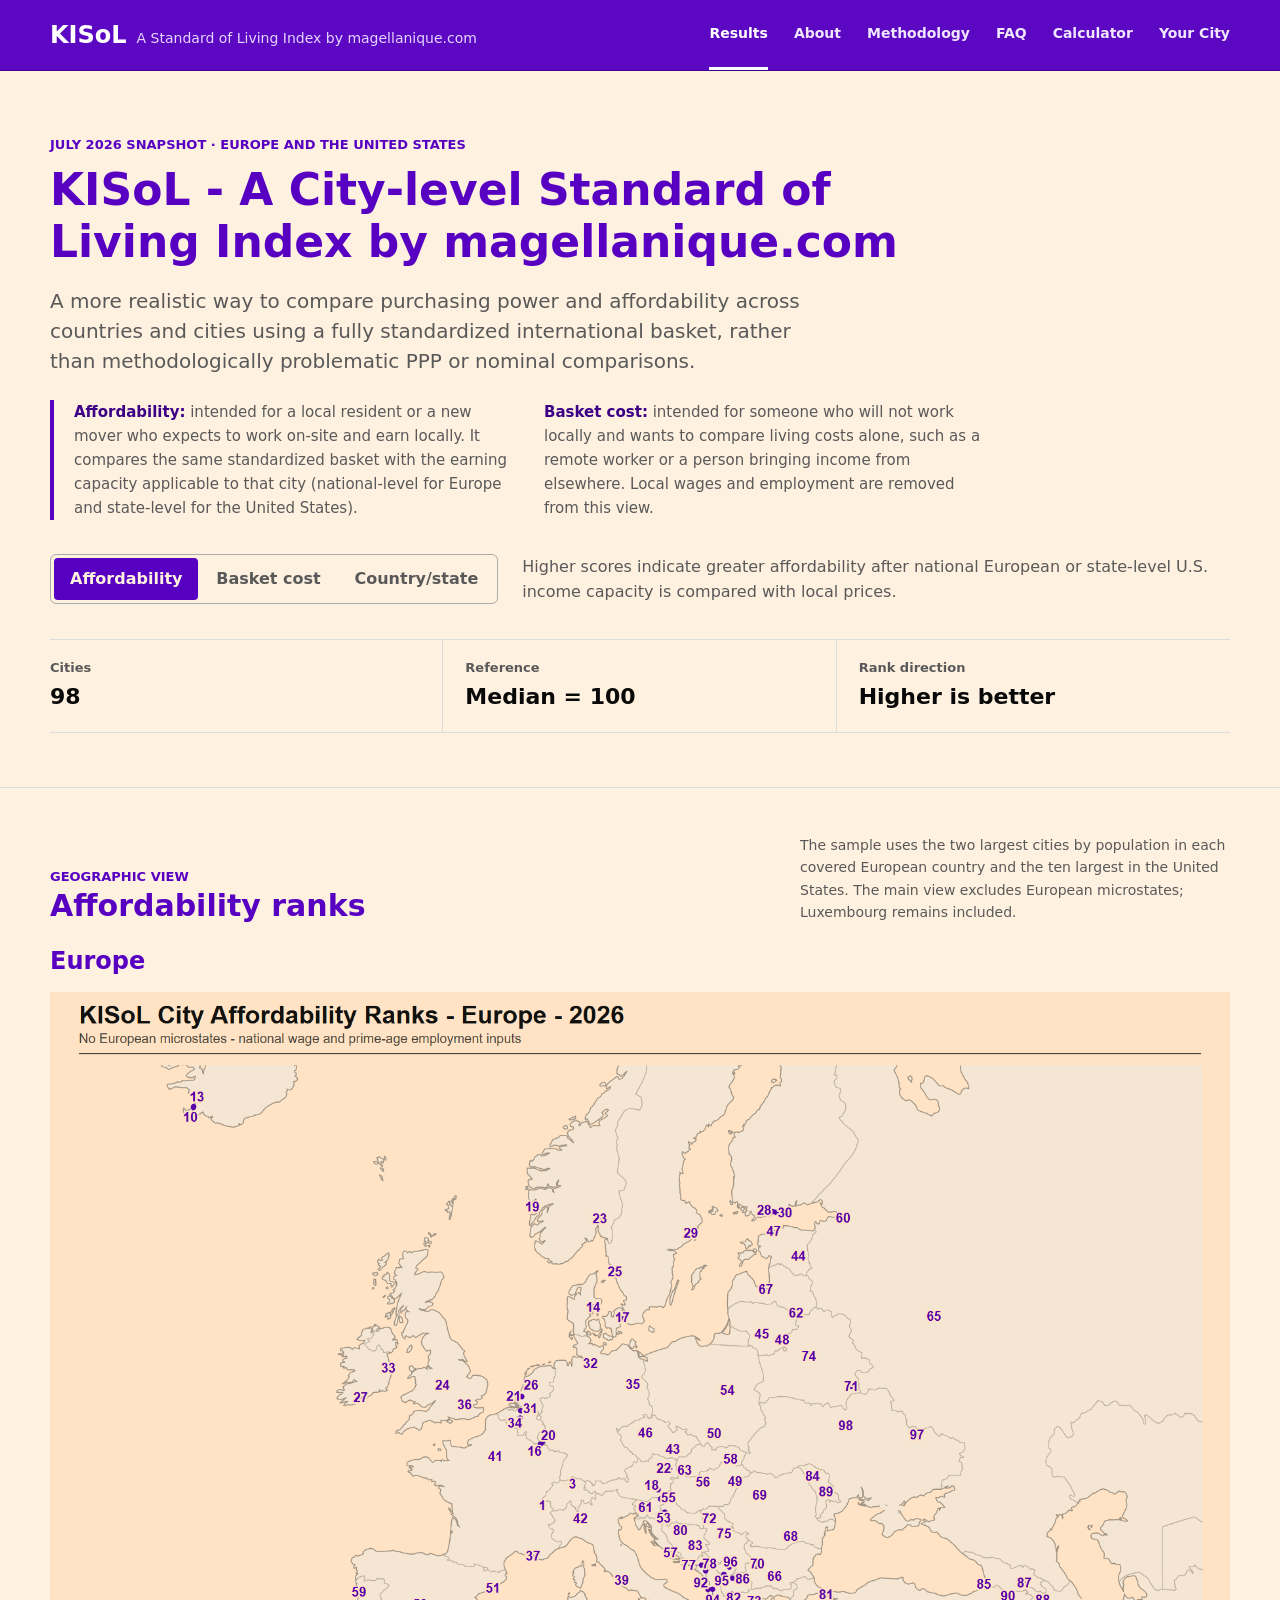
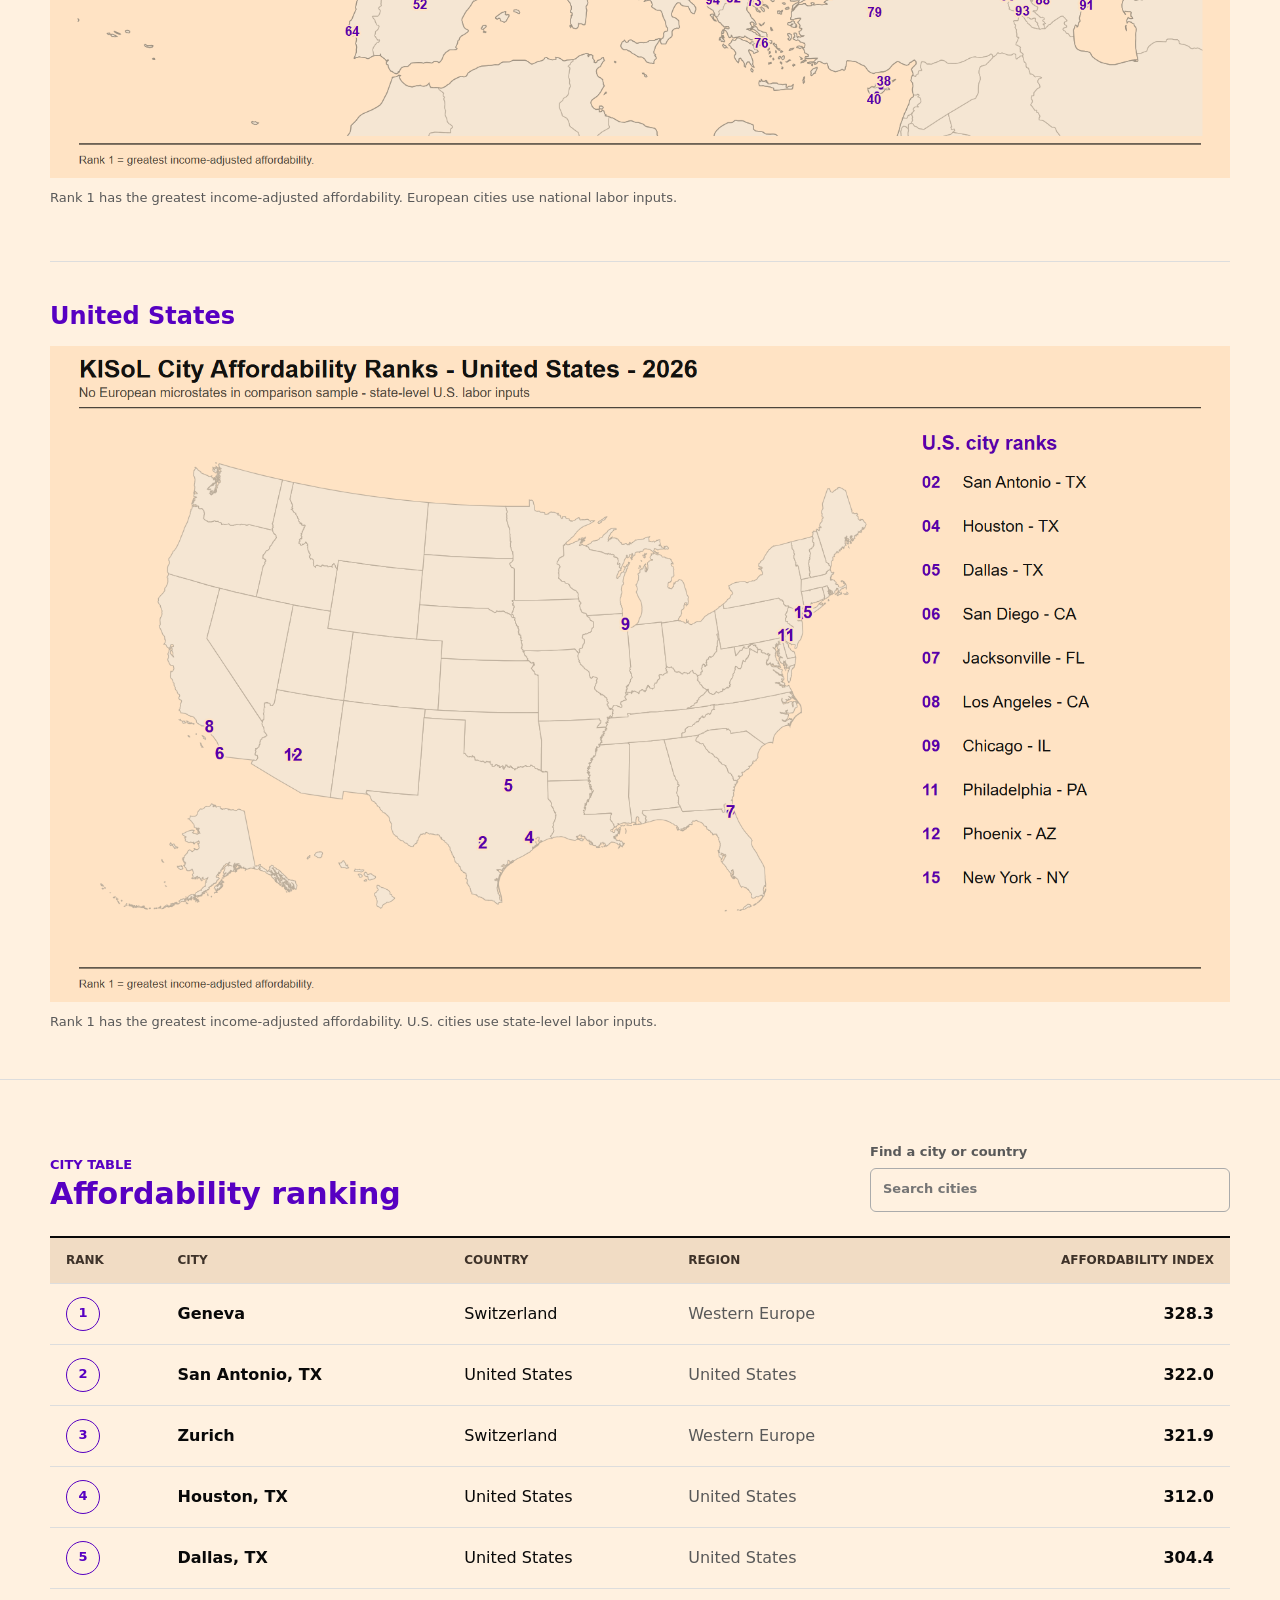
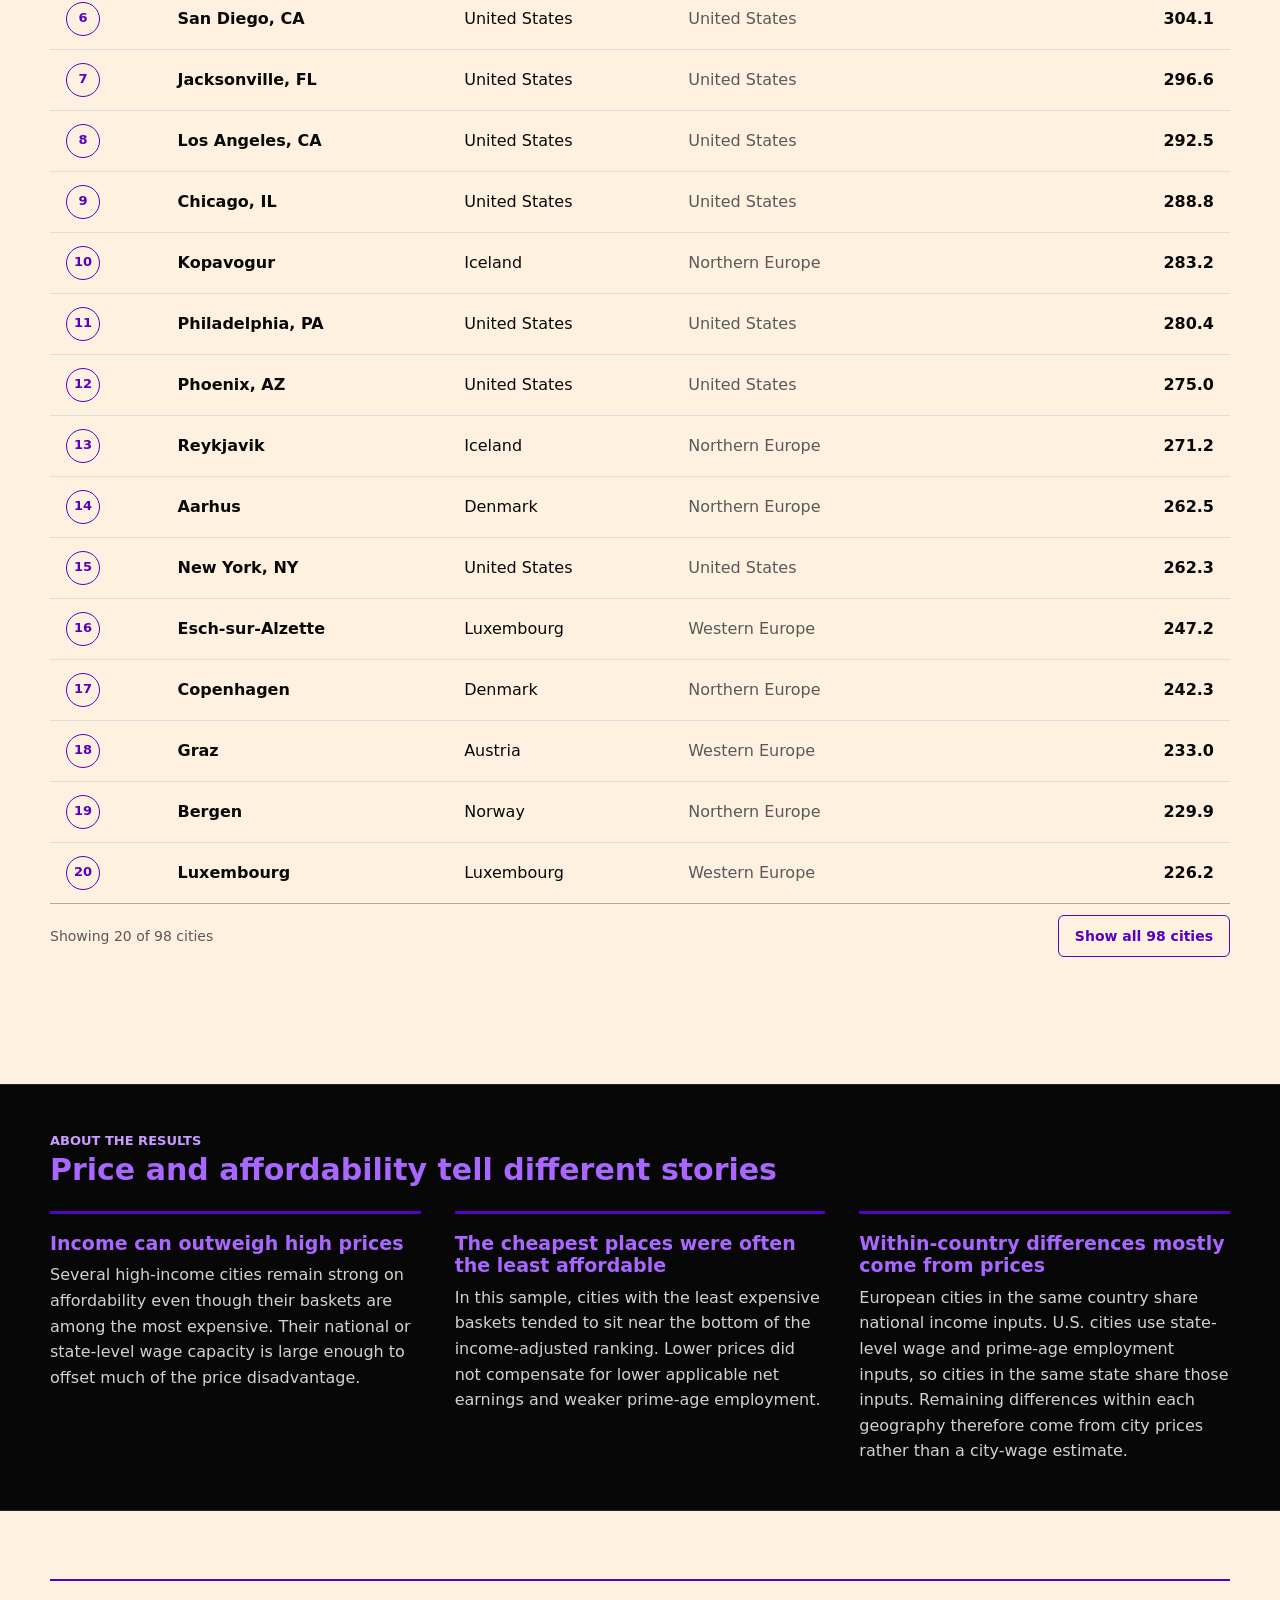
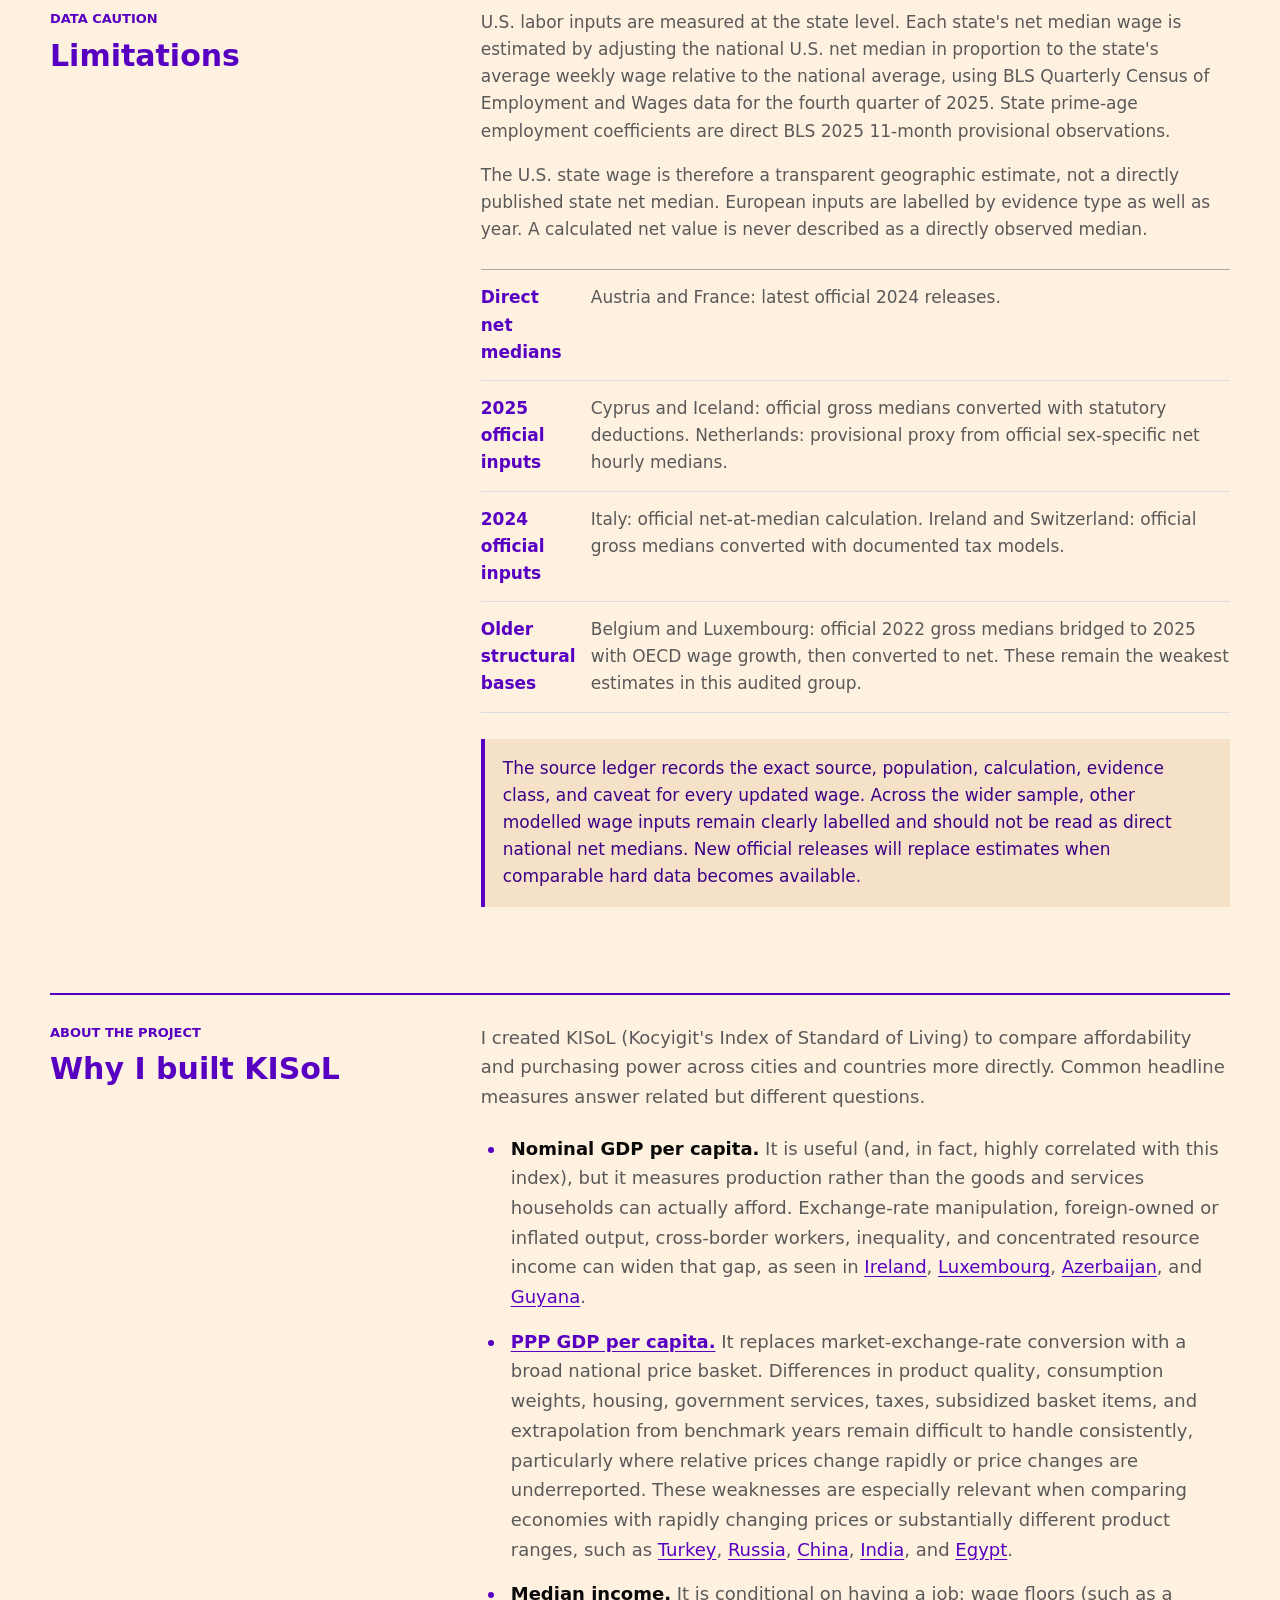
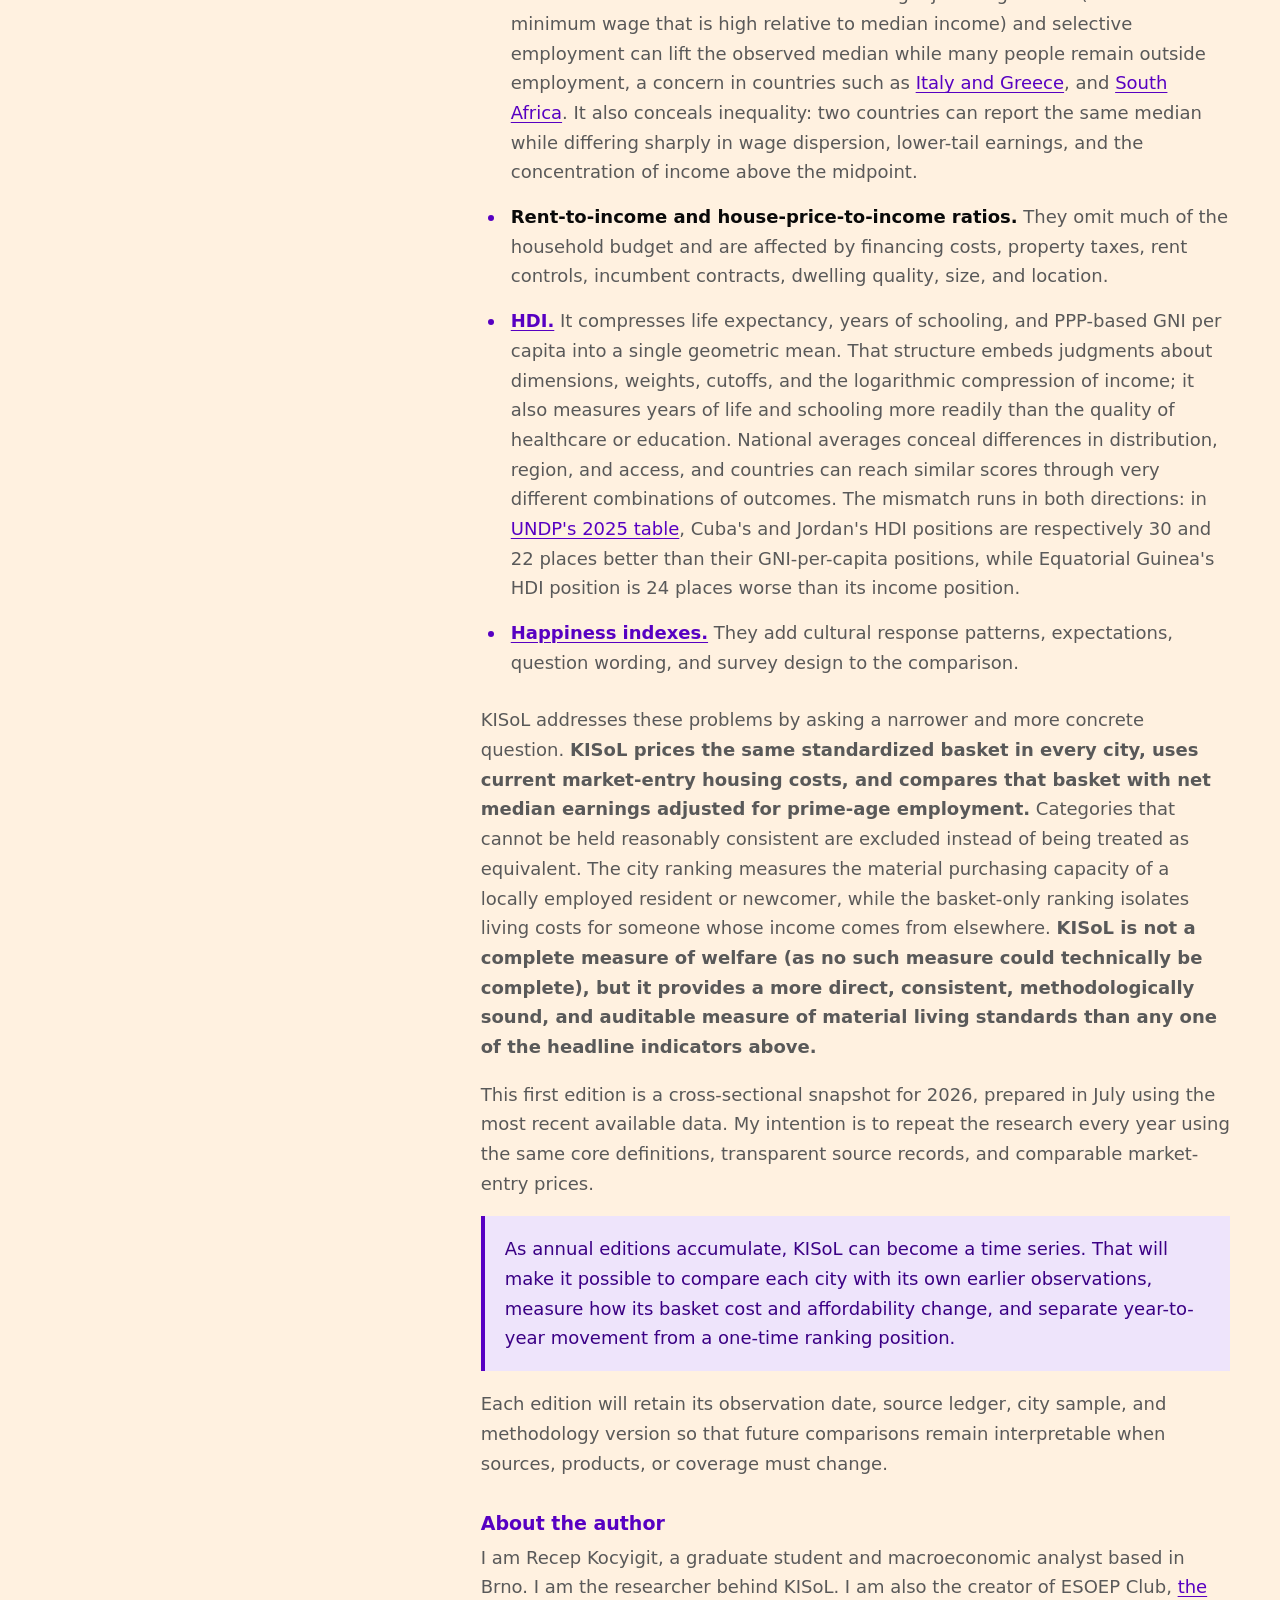
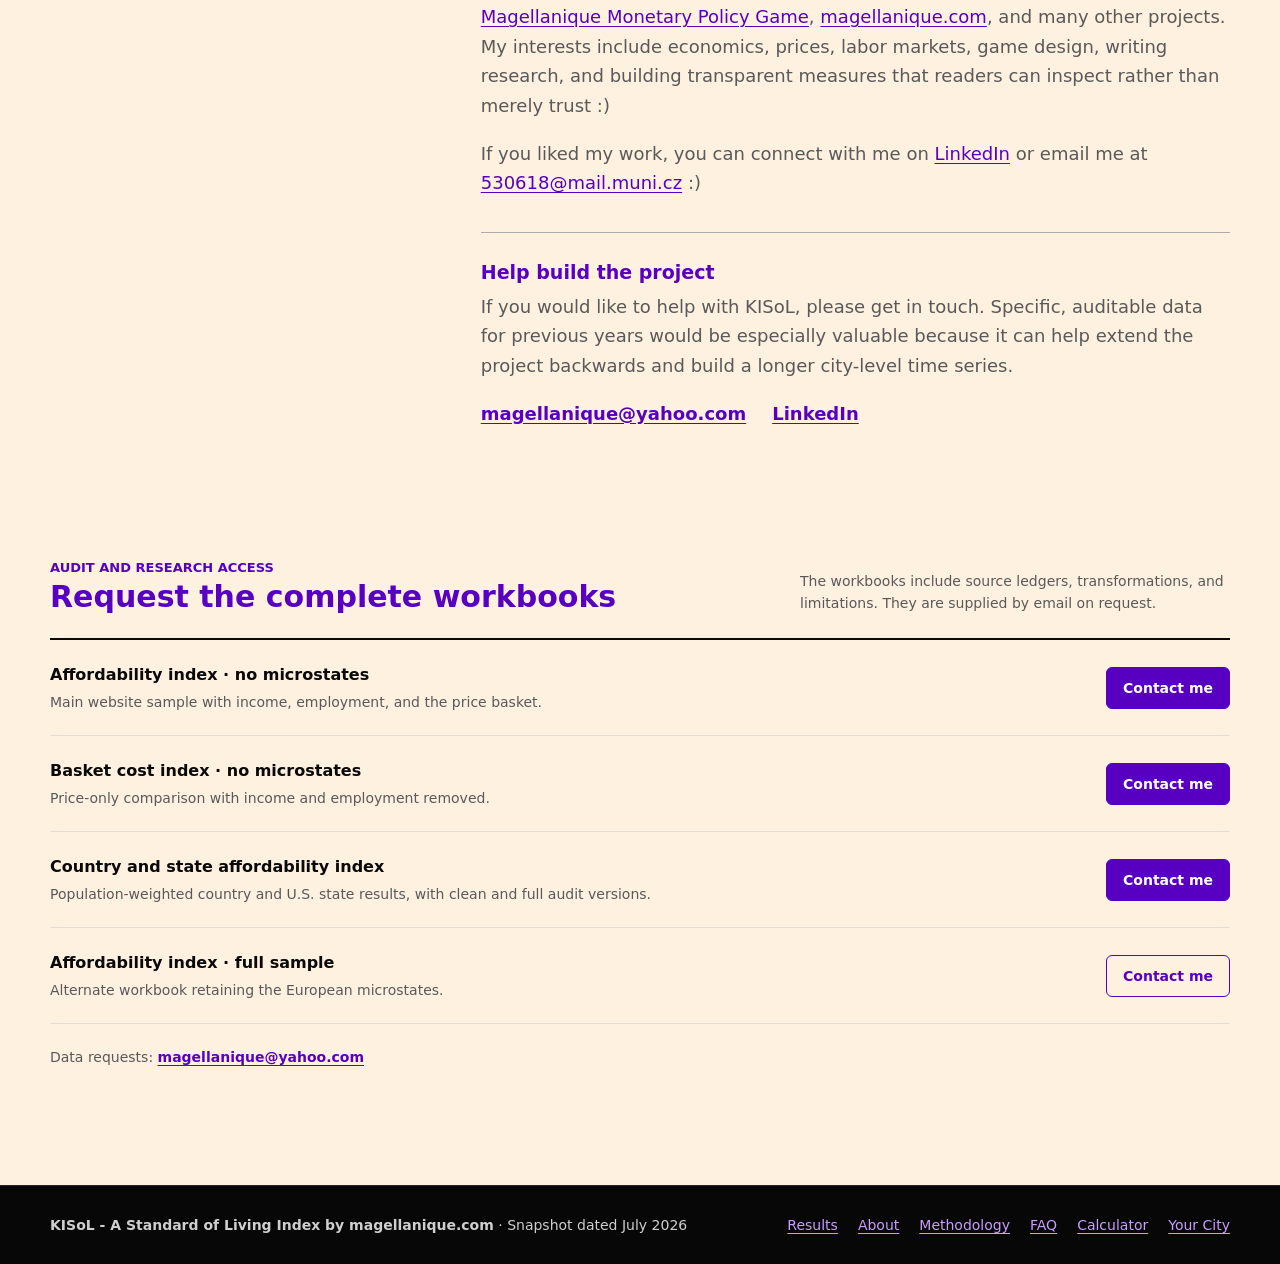
<file: index.html>
<!doctype html>
<html lang="en">
<head>
  <meta charset="utf-8">
  <meta name="viewport" content="width=device-width, initial-scale=1">
  <meta name="description" content="KISoL city affordability and basket-cost results for Europe and the United States.">
  <title>KISoL - A Standard of Living Index by magellanique.com - Results</title>
  <link rel="stylesheet" href="styles.css?v=20260718-github-ready">
  <script src="results.js?v=20260718-country-state-link-reverted" defer></script>
</head>
<body class="theme-results">
  <a class="skip-link" href="#main-content">Skip to results</a>
  <header class="site-header">
    <div class="site-header-inner">
      <a class="brand" href="index.html" aria-label="KISoL - A Standard of Living Index by magellanique.com results">
        <strong>KISoL</strong>
        <span>A Standard of Living Index by magellanique.com</span>
      </a>
      <nav class="primary-nav" aria-label="Primary navigation">
        <a href="index.html" aria-current="page">Results</a>
        <a href="#about-project">About</a>
        <a href="methodology.html">Methodology</a>
        <a href="faq.html">FAQ</a>
        <a href="calculator.html">Calculator</a>
        <a href="your-city.html">Your City</a>
      </nav>
    </div>
  </header>

  <main id="main-content">
    <section class="page-intro results-intro">
      <div class="content-width">
        <p class="eyebrow">July 2026 snapshot &middot; Europe and the United States</p>
        <h1>KISoL - A City-level Standard of Living Index by magellanique.com</h1>
        <p class="lede">A more realistic way to compare purchasing power and affordability across countries and cities using a fully standardized international basket, rather than methodologically problematic PPP or nominal comparisons.</p>

        <div class="audience-note">
          <p><strong>Affordability:</strong> intended for a local resident or a new mover who expects to work on-site and earn locally. It compares the same standardized basket with the earning capacity applicable to that city (national-level for Europe and state-level for the United States).</p>
          <p><strong>Basket cost:</strong> intended for someone who will not work locally and wants to compare living costs alone, such as a remote worker or a person bringing income from elsewhere. Local wages and employment are removed from this view.</p>
        </div>

        <div class="mode-bar">
          <div class="segmented" role="tablist" aria-label="Result view">
            <button type="button" role="tab" data-mode="affordability" aria-selected="true">Affordability</button>
            <button type="button" role="tab" data-mode="basket" aria-selected="false">Basket cost</button>
            <button type="button" role="tab" data-mode="geography" aria-selected="false">Country/state</button>
          </div>
          <p id="mode-explainer">Higher scores indicate greater affordability after national European or state-level U.S. income capacity is compared with local prices.</p>
        </div>

        <div class="metric-strip" aria-label="Dataset summary">
          <div>
            <span class="metric-label" id="sample-label">Cities</span>
            <strong id="sample-size">98</strong>
          </div>
          <div>
            <span class="metric-label">Reference</span>
            <strong>Median = 100</strong>
          </div>
          <div>
            <span class="metric-label">Rank direction</span>
            <strong id="rank-direction">Higher is better</strong>
          </div>
        </div>
      </div>
    </section>

    <section class="map-band" aria-labelledby="map-heading">
      <div class="content-width">
        <div class="section-heading">
          <div>
            <p class="section-kicker">Geographic view</p>
            <h2 id="map-heading">Affordability ranks</h2>
          </div>
          <p class="section-note" id="map-note">The sample uses the two largest cities by population in each covered European country and the ten largest in the United States. The main view excludes European microstates; Luxembourg remains included.</p>
        </div>
        <div class="map-stack">
          <figure class="result-map">
            <h3>Europe</h3>
            <img id="result-map-europe" src="assets/maps/KISoL_City_Affordability_Ranks_Europe_No_Microstates_US_State_Adjusted_Corrected.png" alt="Affordability rank map of European cities">
            <figcaption id="map-caption-europe">Rank 1 has the greatest income-adjusted affordability. European cities use national labor inputs.</figcaption>
          </figure>
          <figure class="result-map">
            <h3>United States</h3>
            <img id="result-map-us" src="assets/maps/KISoL_City_Affordability_Ranks_United_States_No_Microstates_US_State_Adjusted_Corrected.png" alt="Affordability rank map of United States cities">
            <figcaption id="map-caption-us">Rank 1 has the greatest income-adjusted affordability. U.S. cities use state-level labor inputs.</figcaption>
          </figure>
        </div>
      </div>
    </section>

    <section class="ranking-section content-width" aria-labelledby="ranking-heading">
      <div class="section-heading ranking-heading-row">
        <div>
          <p class="section-kicker" id="table-kicker">City table</p>
          <h2 id="ranking-heading">Affordability ranking</h2>
        </div>
        <label class="search-field" for="result-search">
          <span id="search-label">Find a city or country</span>
          <input id="result-search" type="search" autocomplete="off" placeholder="Search results">
        </label>
      </div>

      <div class="table-shell">
        <table>
          <thead>
            <tr>
              <th scope="col">Rank</th>
              <th scope="col" id="result-name-heading">City</th>
              <th scope="col" id="result-parent-heading">Country</th>
              <th scope="col" id="result-group-heading">Region</th>
              <th scope="col" id="index-column-heading">Affordability index</th>
            </tr>
          </thead>
          <tbody id="results-body"></tbody>
        </table>
      </div>
      <div class="table-footer">
        <p id="results-status" aria-live="polite">Loading rankings...</p>
        <button id="show-all" class="button button-secondary" type="button" hidden>Show all cities</button>
      </div>
      <noscript><p class="notice">JavaScript is required for the searchable ranking. Contact the author for the complete workbooks.</p></noscript>
    </section>

    <section class="analysis-band" aria-labelledby="analysis-heading">
      <div class="content-width">
        <div class="section-heading">
          <div>
            <p class="section-kicker">About the results</p>
            <h2 id="analysis-heading">Price and affordability tell different stories</h2>
          </div>
        </div>
        <div class="insight-grid">
          <article>
            <h3>Income can outweigh high prices</h3>
            <p>Several high-income cities remain strong on affordability even though their baskets are among the most expensive. Their national or state-level wage capacity is large enough to offset much of the price disadvantage.</p>
          </article>
          <article>
            <h3>The cheapest places were often the least affordable</h3>
            <p>In this sample, cities with the least expensive baskets tended to sit near the bottom of the income-adjusted ranking. Lower prices did not compensate for lower applicable net earnings and weaker prime-age employment.</p>
          </article>
          <article>
            <h3>Within-country differences mostly come from prices</h3>
            <p>European cities in the same country share national income inputs. U.S. cities use state-level wage and prime-age employment inputs, so cities in the same state share those inputs. Remaining differences within each geography therefore come from city prices rather than a city-wage estimate.</p>
          </article>
        </div>
      </div>
    </section>

    <section class="limitations-section content-width" aria-labelledby="limitations-heading">
      <div class="limitations-layout">
        <div>
          <p class="section-kicker">Data caution</p>
          <h2 id="limitations-heading">Limitations</h2>
        </div>
        <div class="limitations-copy">
          <p>U.S. labor inputs are measured at the state level. Each state's net median wage is estimated by adjusting the national U.S. net median in proportion to the state's average weekly wage relative to the national average, using BLS Quarterly Census of Employment and Wages data for the fourth quarter of 2025. State prime-age employment coefficients are direct BLS 2025 11-month provisional observations.</p>
          <p>The U.S. state wage is therefore a transparent geographic estimate, not a directly published state net median. European inputs are labelled by evidence type as well as year. A calculated net value is never described as a directly observed median.</p>
          <dl class="wage-vintages">
            <div>
              <dt>Direct net medians</dt>
              <dd>Austria and France: latest official 2024 releases.</dd>
            </div>
            <div>
              <dt>2025 official inputs</dt>
              <dd>Cyprus and Iceland: official gross medians converted with statutory deductions. Netherlands: provisional proxy from official sex-specific net hourly medians.</dd>
            </div>
            <div>
              <dt>2024 official inputs</dt>
              <dd>Italy: official net-at-median calculation. Ireland and Switzerland: official gross medians converted with documented tax models.</dd>
            </div>
            <div>
              <dt>Older structural bases</dt>
              <dd>Belgium and Luxembourg: official 2022 gross medians bridged to 2025 with OECD wage growth, then converted to net. These remain the weakest estimates in this audited group.</dd>
            </div>
          </dl>
          <p class="limitations-note">The source ledger records the exact source, population, calculation, evidence class, and caveat for every updated wage. Across the wider sample, other modelled wage inputs remain clearly labelled and should not be read as direct national net medians. New official releases will replace estimates when comparable hard data becomes available.</p>
        </div>
      </div>
    </section>


    <section class="about-section content-width" id="about-project" aria-labelledby="about-heading">
      <div class="about-layout">
        <div>
          <p class="section-kicker">About the project</p>
          <h2 id="about-heading">Why I built KISoL</h2>
        </div>
        <div class="about-copy">
          <p>I created KISoL (Kocyigit's Index of Standard of Living) to compare affordability and purchasing power across cities and countries more directly. Common headline measures answer related but different questions.</p>
          <ul class="about-method-list">
            <li><strong>Nominal GDP per capita.</strong> It is useful (and, in fact, highly correlated with this index), but it measures production rather than the goods and services households can actually afford. Exchange-rate manipulation, foreign-owned or inflated output, cross-border workers, inequality, and concentrated resource income can widen that gap, as seen in <a href="https://www.cso.ie/en/interactivezone/statisticsexplained/nationalaccountsexplained/modifiedgni/">Ireland</a>, <a href="https://ec.europa.eu/eurostat/web/products-eurostat-news/w/ddn-20250327-2">Luxembourg</a>, <a href="https://www.worldbank.org/en/news/press-release/2023/11/24/investments-and-policy-reforms-towards-low-carbon-transition-and-resilience-are-in-azerbaijan-s-economic-interest-says-w">Azerbaijan</a>, and <a href="https://www.worldbank.org/ext/en/country/guyana">Guyana</a>.</li>
            <li><strong><a href="https://www.worldbank.org/en/programs/icp/brief/ra13">PPP GDP per capita.</a></strong> It replaces market-exchange-rate conversion with a broad national price basket. Differences in product quality, consumption weights, housing, government services, taxes, subsidized basket items, and extrapolation from benchmark years remain difficult to handle consistently, particularly where relative prices change rapidly or price changes are underreported. These weaknesses are especially relevant when comparing economies with rapidly changing prices or substantially different product ranges, such as <a href="https://data.worldbank.org/indicator/NY.GDP.PCAP.PP.CD?locations=TR">Turkey</a>, <a href="https://data.worldbank.org/indicator/NY.GDP.PCAP.PP.CD?locations=RU">Russia</a>, <a href="https://data.worldbank.org/indicator/NY.GDP.PCAP.PP.CD?locations=CN">China</a>, <a href="https://data.worldbank.org/indicator/NY.GDP.PCAP.PP.CD?locations=IN">India</a>, and <a href="https://data.worldbank.org/indicator/NY.GDP.PCAP.PP.CD?locations=EG">Egypt</a>.</li>
            <li><strong>Median income.</strong> It is conditional on having a job: wage floors (such as a minimum wage that is high relative to median income) and selective employment can lift the observed median while many people remain outside employment, a concern in countries such as <a href="https://ec.europa.eu/eurostat/web/products-eurostat-news/w/ddn-20260417-1">Italy and Greece</a>, and <a href="https://www.statssa.gov.za/publications/P0211/Presentation%20QLFS%20Q4%202025.pdf">South Africa</a>. It also conceals inequality: two countries can report the same median while differing sharply in wage dispersion, lower-tail earnings, and the concentration of income above the midpoint.</li>
            <li><strong>Rent-to-income and house-price-to-income ratios.</strong> They omit much of the household budget and are affected by financing costs, property taxes, rent controls, incumbent contracts, dwelling quality, size, and location.</li>
            <li><strong><a href="https://hdr.undp.org/content/human-development-index-what-it-and-what-it-not">HDI.</a></strong> It compresses life expectancy, years of schooling, and PPP-based GNI per capita into a single geometric mean. That structure embeds judgments about dimensions, weights, cutoffs, and the logarithmic compression of income; it also measures years of life and schooling more readily than the quality of healthcare or education. National averages conceal differences in distribution, region, and access, and countries can reach similar scores through very different combinations of outcomes. The mismatch runs in both directions: in <a href="https://hdr.undp.org/sites/default/files/2025_HDR/HDR25_Statistical_Annex_HDI_Table.pdf#page=2">UNDP's 2025 table</a>, Cuba's and Jordan's HDI positions are respectively 30 and 22 places better than their GNI-per-capita positions, while Equatorial Guinea's HDI position is 24 places worse than its income position.</li>
            <li><strong><a href="https://www.oecd.org/en/publications/oecd-guidelines-on-measuring-subjective-well-being-2025-update_9203632a-en/full-report/measuring-subjective-well-being_b4b53f27.html">Happiness indexes.</a></strong> They add cultural response patterns, expectations, question wording, and survey design to the comparison.</li>
          </ul>
          <p>KISoL addresses these problems by asking a narrower and more concrete question. <strong>KISoL prices the same standardized basket in every city, uses current market-entry housing costs, and compares that basket with net median earnings adjusted for prime-age employment.</strong> Categories that cannot be held reasonably consistent are excluded instead of being treated as equivalent. The city ranking measures the material purchasing capacity of a locally employed resident or newcomer, while the basket-only ranking isolates living costs for someone whose income comes from elsewhere. <strong>KISoL is not a complete measure of welfare (as no such measure could technically be complete), but it provides a more direct, consistent, methodologically sound, and auditable measure of material living standards than any one of the headline indicators above.</strong></p>
          <p>This first edition is a cross-sectional snapshot for 2026, prepared in July using the most recent available data. My intention is to repeat the research every year using the same core definitions, transparent source records, and comparable market-entry prices.</p>
          <p class="about-commitment">As annual editions accumulate, KISoL can become a time series. That will make it possible to compare each city with its own earlier observations, measure how its basket cost and affordability change, and separate year-to-year movement from a one-time ranking position.</p>
          <p>Each edition will retain its observation date, source ledger, city sample, and methodology version so that future comparisons remain interpretable when sources, products, or coverage must change.</p>
          <h3>About the author</h3>
          <p>I am Recep Kocyigit, a graduate student and macroeconomic analyst based in Brno. I am the researcher behind KISoL. I am also the creator of ESOEP Club, <a href="https://www.magellanique.com/magellanique-monetary-policy-game">the Magellanique Monetary Policy Game</a>, <a href="https://magellanique.com/">magellanique.com</a>, and many other projects. My interests include economics, prices, labor markets, game design, writing research, and building transparent measures that readers can inspect rather than merely trust :)</p>
          <p>If you liked my work, you can connect with me on <a href="https://www.linkedin.com/in/recep-kocyigit/" rel="me">LinkedIn</a> or email me at <a href="mailto:530618@mail.muni.cz">530618@mail.muni.cz</a> :)</p>
          <div class="about-support">
            <h3>Help build the project</h3>
            <p>If you would like to help with KISoL, please get in touch. Specific, auditable data for previous years would be especially valuable because it can help extend the project backwards and build a longer city-level time series.</p>
            <p class="about-links">
              <a href="mailto:magellanique@yahoo.com?subject=KISoL%20project%20contribution">magellanique@yahoo.com</a>
              <a href="https://www.linkedin.com/in/recep-kocyigit/" rel="me">LinkedIn</a>
            </p>
          </div>
        </div>
      </div>
    </section>
    <section class="downloads-section content-width" aria-labelledby="downloads-heading">
      <div class="section-heading">
        <div>
          <p class="section-kicker">Audit and research access</p>
          <h2 id="downloads-heading">Request the complete workbooks</h2>
        </div>
        <p class="section-note">The workbooks include source ledgers, transformations, and limitations. They are supplied by email on request.</p>
      </div>
      <div class="download-list">
        <div class="download-row">
          <div>
            <strong>Affordability index &middot; no microstates</strong>
            <span>Main website sample with income, employment, and the price basket.</span>
          </div>
          <a class="button" href="mailto:magellanique@yahoo.com?subject=KISoL%20affordability%20workbook%20request">Contact me</a>
        </div>
        <div class="download-row">
          <div>
            <strong>Basket cost index &middot; no microstates</strong>
            <span>Price-only comparison with income and employment removed.</span>
          </div>
          <a class="button" href="mailto:magellanique@yahoo.com?subject=KISoL%20basket-cost%20workbook%20request">Contact me</a>
        </div>
        <div class="download-row">
          <div>
            <strong>Country and state affordability index</strong>
            <span>Population-weighted country and U.S. state results, with clean and full audit versions.</span>
          </div>
          <a class="button" href="mailto:magellanique@yahoo.com?subject=KISoL%20country-state%20workbook%20request">Contact me</a>
        </div>
        <div class="download-row">
          <div>
            <strong>Affordability index &middot; full sample</strong>
            <span>Alternate workbook retaining the European microstates.</span>
          </div>
          <a class="button button-secondary" href="mailto:magellanique@yahoo.com?subject=KISoL%20full-sample%20workbook%20request">Contact me</a>
        </div>
      </div>
      <p class="contact-line">Data requests: <a href="mailto:magellanique@yahoo.com">magellanique@yahoo.com</a></p>
    </section>
  </main>

  <footer class="site-footer">
    <div class="content-width footer-inner">
      <p><strong>KISoL - A Standard of Living Index by magellanique.com</strong> &middot; Snapshot dated July 2026</p>
      <nav aria-label="Footer navigation">
        <a href="index.html">Results</a>
        <a href="#about-project">About</a>
        <a href="methodology.html">Methodology</a>
        <a href="faq.html">FAQ</a>
        <a href="calculator.html">Calculator</a>
        <a href="your-city.html">Your City</a>
      </nav>
    </div>
  </footer>
</body>
</html>
</file>
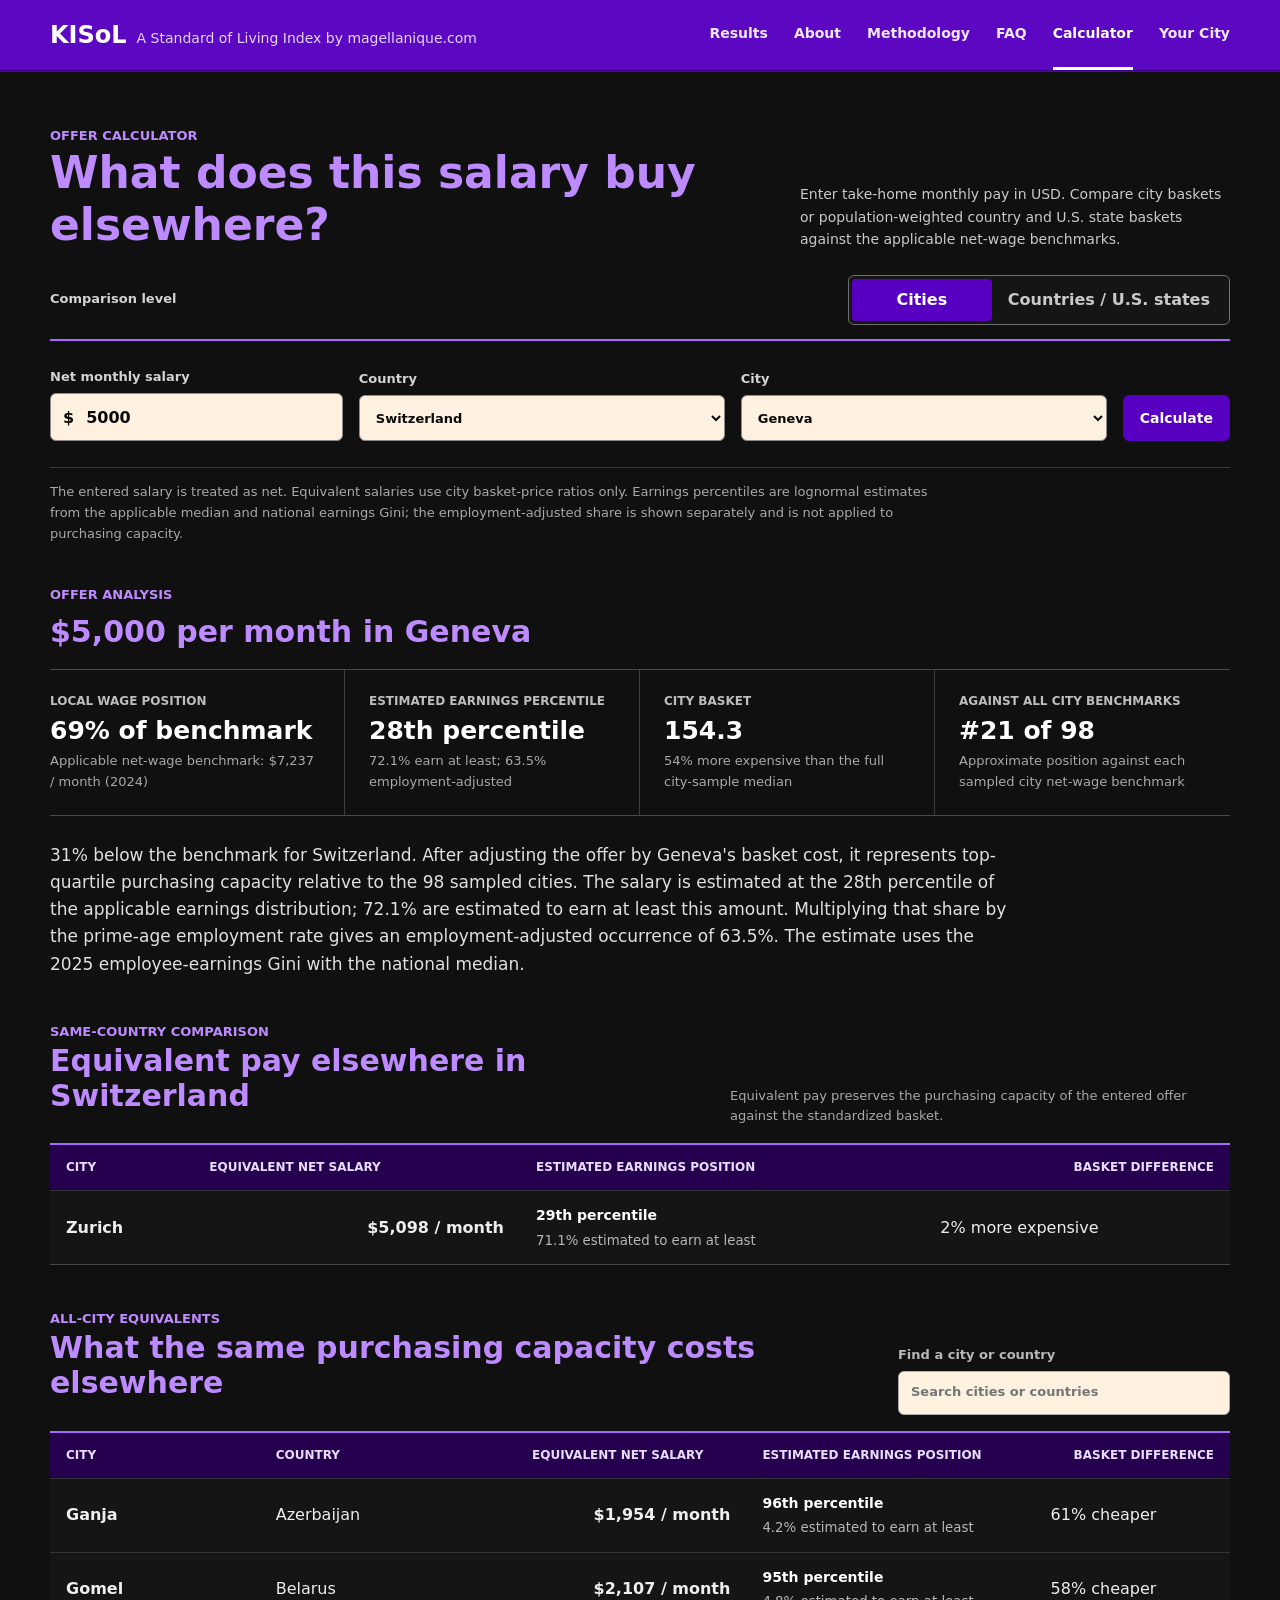
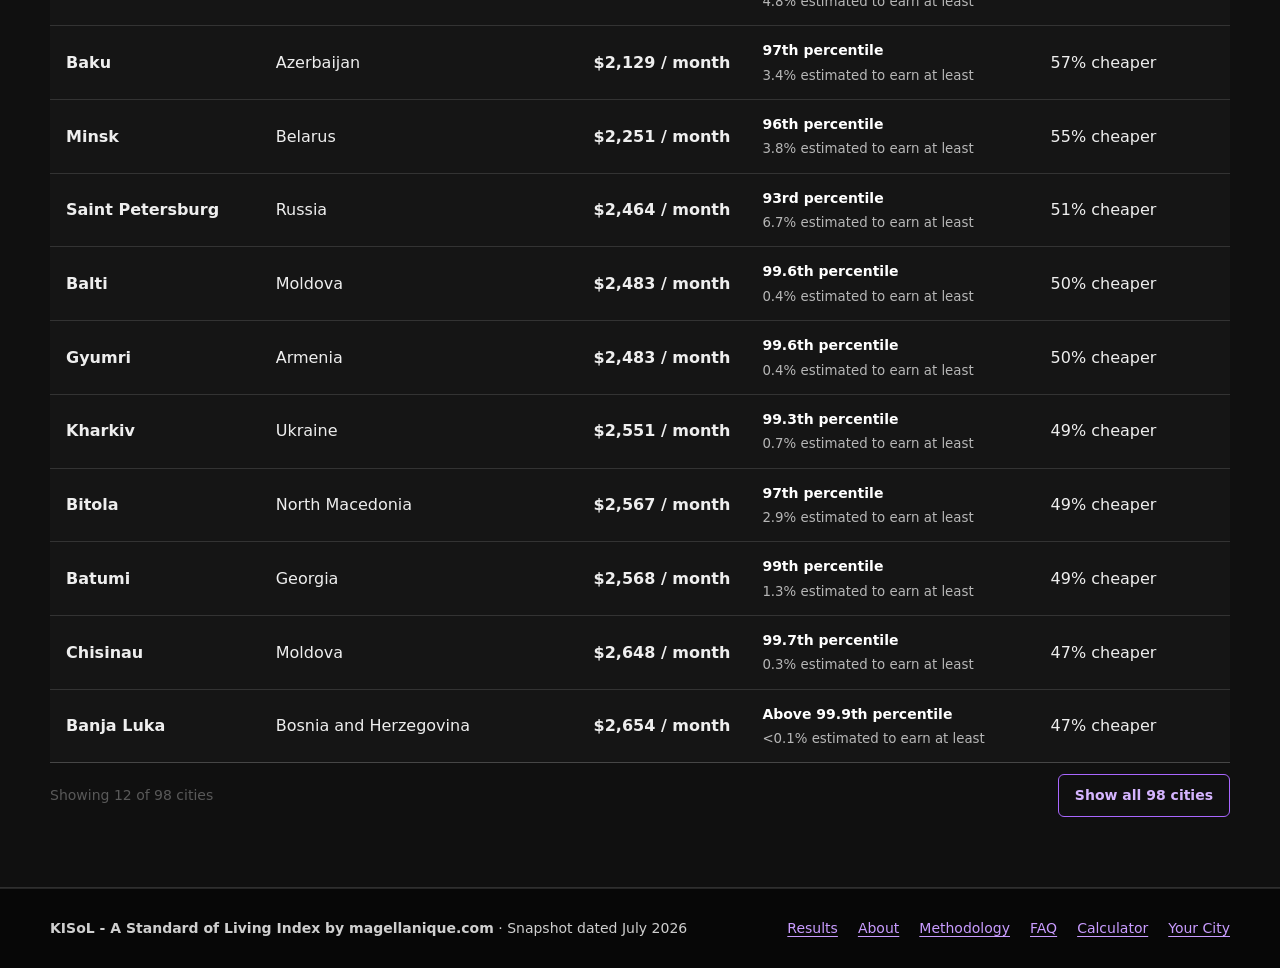
<file: calculator.html>
<!doctype html>
<html lang="en">
<head>
  <meta charset="utf-8">
  <meta name="viewport" content="width=device-width, initial-scale=1">
  <meta name="description" content="Compare a net salary offer across KISoL city baskets and applicable wage benchmarks.">
  <title>KISoL - A Standard of Living Index by magellanique.com - Calculator</title>
  <link rel="stylesheet" href="styles.css?v=20260718-github-ready">
  <script src="calculator.js?v=20260718-geography-calculator" defer></script>
</head>
<body class="theme-results theme-calculator">
  <a class="skip-link" href="#main-content">Skip to calculator</a>
  <header class="site-header">
    <div class="site-header-inner">
      <a class="brand" href="index.html" aria-label="KISoL - A Standard of Living Index by magellanique.com results">
        <strong>KISoL</strong>
        <span>A Standard of Living Index by magellanique.com</span>
      </a>
      <nav class="primary-nav" aria-label="Primary navigation">
        <a href="index.html">Results</a>
        <a href="index.html#about-project">About</a>
        <a href="methodology.html">Methodology</a>
        <a href="faq.html">FAQ</a>
        <a href="calculator.html" aria-current="page">Calculator</a>
        <a href="your-city.html">Your City</a>
      </nav>
    </div>
  </header>

  <main id="main-content">
    <section class="offer-calculator-band" id="offer-calculator" aria-labelledby="offer-calculator-heading">
      <div class="content-width">
        <div class="section-heading calculator-heading">
          <div>
            <p class="section-kicker">Offer calculator</p>
            <h1 id="offer-calculator-heading">What does this salary buy elsewhere?</h1>
          </div>
          <p class="section-note">Enter take-home monthly pay in USD. Compare city baskets or population-weighted country and U.S. state baskets against the applicable net-wage benchmarks.</p>
        </div>

        <div class="calculator-scope-switch">
          <span id="calculator-scope-label">Comparison level</span>
          <div class="segmented calculator-segmented" role="tablist" aria-labelledby="calculator-scope-label">
            <button type="button" role="tab" data-calculator-scope="city" aria-selected="true">Cities</button>
            <button type="button" role="tab" data-calculator-scope="geography" aria-selected="false">Countries / U.S. states</button>
          </div>
        </div>

        <form class="offer-form" id="offer-calculator-form" data-scope="city">
          <label for="offer-salary">
            <span>Net monthly salary</span>
            <span class="salary-input-wrap">
              <span aria-hidden="true">$</span>
              <input id="offer-salary" name="salary" type="number" min="0" step="100" inputmode="decimal" value="5000" required>
            </span>
          </label>
          <label id="offer-country-field" for="offer-country">
            <span>Country</span>
            <select id="offer-country" name="country" disabled>
              <option>Loading countries...</option>
            </select>
          </label>
          <label id="offer-city-field" for="offer-city">
            <span>City</span>
            <select id="offer-city" name="city" disabled>
              <option>Loading cities...</option>
            </select>
          </label>
          <label id="offer-geography-field" for="offer-geography" hidden>
            <span>Country / U.S. state</span>
            <select id="offer-geography" name="geography" disabled>
              <option>Loading countries and states...</option>
            </select>
          </label>
          <button class="button" id="offer-calculate" type="submit" disabled>Calculate</button>
        </form>
        <p class="calculator-method-note" id="calculator-method-note">The entered salary is treated as net. Equivalent salaries use city basket-price ratios only. Earnings percentiles are lognormal estimates from the applicable median and national earnings Gini; the employment-adjusted share is shown separately and is not applied to purchasing capacity.</p>

        <div class="calculator-results" id="offer-calculator-results" hidden aria-live="polite">
          <div class="calculator-result-heading">
            <p class="section-kicker">Offer analysis</p>
            <h2 id="offer-summary-title"></h2>
          </div>

          <div class="offer-summary-grid">
            <div>
              <span>Local wage position</span>
              <strong id="offer-local-position"></strong>
              <small id="offer-local-detail"></small>
            </div>
            <div>
              <span>Estimated earnings percentile</span>
              <strong id="offer-percentile-position"></strong>
              <small id="offer-percentile-detail"></small>
            </div>
            <div>
              <span id="offer-basket-label">City basket</span>
              <strong id="offer-basket-position"></strong>
              <small id="offer-basket-detail"></small>
            </div>
            <div>
              <span id="offer-benchmark-label">Against all city benchmarks</span>
              <strong id="offer-europe-position"></strong>
              <small id="offer-europe-detail"></small>
            </div>
          </div>

          <p class="offer-analysis" id="offer-analysis"></p>

          <div class="country-equivalence-block" id="country-equivalence-block">
            <div class="calculator-subheading">
              <div>
                <p class="section-kicker">Same-country comparison</p>
                <h2 id="country-equivalence-heading"></h2>
              </div>
              <p>Equivalent pay preserves the purchasing capacity of the entered offer against the standardized basket.</p>
            </div>
            <div class="table-shell calculator-table-shell">
              <table>
                <thead>
                  <tr>
                    <th scope="col">City</th>
                    <th scope="col">Equivalent net salary</th>
                    <th scope="col">Estimated earnings position</th>
                    <th scope="col">Basket difference</th>
                  </tr>
                </thead>
                <tbody id="country-equivalence-body"></tbody>
              </table>
            </div>
          </div>

          <div class="europe-equivalence-block">
            <div class="calculator-subheading equivalence-heading-row">
              <div>
                <p class="section-kicker" id="equivalence-kicker">All-city equivalents</p>
                <h2>What the same purchasing capacity costs elsewhere</h2>
              </div>
              <label class="search-field calculator-search" for="equivalence-search">
                <span id="equivalence-search-label">Find a city or country</span>
                <input id="equivalence-search" type="search" autocomplete="off" placeholder="Search cities or countries">
              </label>
            </div>
            <div class="table-shell calculator-table-shell">
              <table>
                <thead>
                  <tr>
                    <th scope="col" id="equivalence-name-heading">City</th>
                    <th scope="col" id="equivalence-parent-heading">Country</th>
                    <th scope="col">Equivalent net salary</th>
                    <th scope="col">Estimated earnings position</th>
                    <th scope="col">Basket difference</th>
                  </tr>
                </thead>
                <tbody id="equivalence-body"></tbody>
              </table>
            </div>
            <div class="table-footer calculator-table-footer">
              <p id="equivalence-status"></p>
              <button class="button button-secondary" id="equivalence-show-all" type="button" hidden>Show all sampled cities</button>
            </div>
          </div>
        </div>
      </div>
    </section>
  </main>

  <footer class="site-footer">
    <div class="content-width footer-inner">
      <p><strong>KISoL - A Standard of Living Index by magellanique.com</strong> &middot; Snapshot dated July 2026</p>
      <nav aria-label="Footer navigation">
        <a href="index.html">Results</a>
        <a href="index.html#about-project">About</a>
        <a href="methodology.html">Methodology</a>
        <a href="faq.html">FAQ</a>
        <a href="calculator.html" aria-current="page">Calculator</a>
        <a href="your-city.html">Your City</a>
      </nav>
    </div>
  </footer>
</body>
</html>
</file>
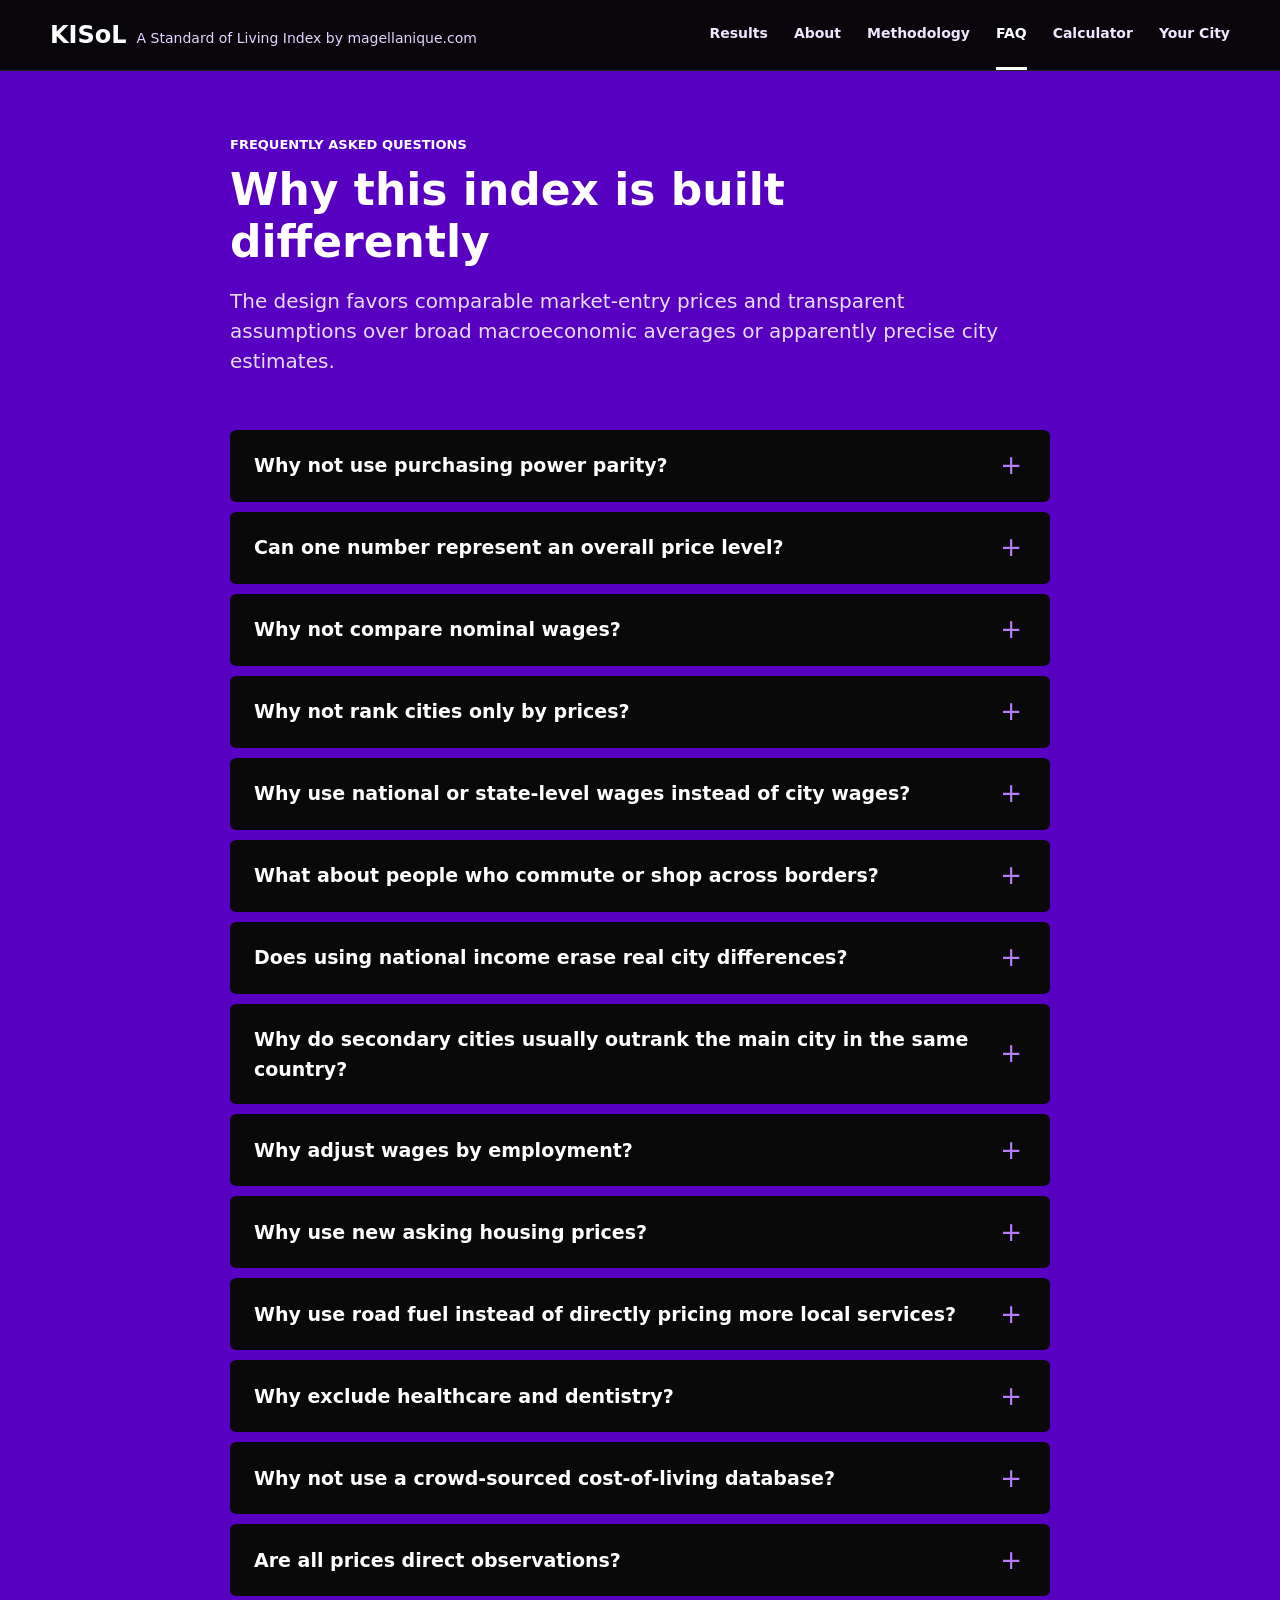
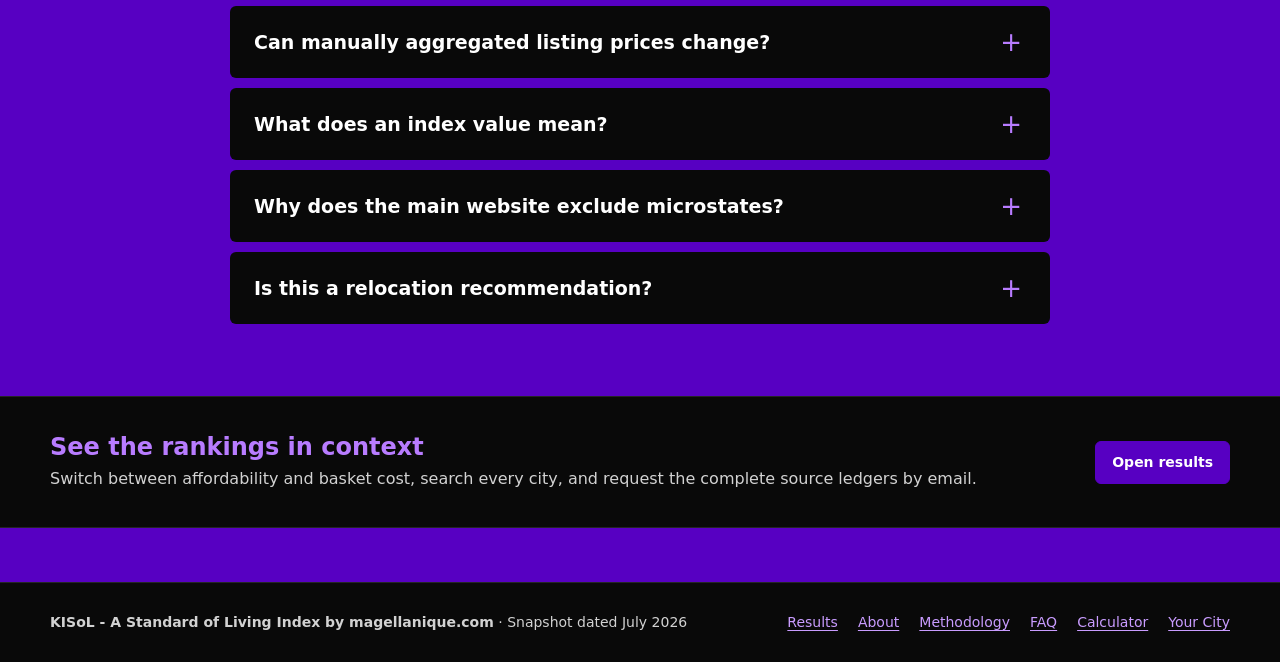
<file: faq.html>
<!doctype html>
<html lang="en">
<head>
  <meta charset="utf-8">
  <meta name="viewport" content="width=device-width, initial-scale=1">
  <meta name="description" content="Frequently asked questions about the KISoL City Affordability Index.">
  <title>KISoL - A Standard of Living Index by magellanique.com - FAQ</title>
  <link rel="stylesheet" href="styles.css?v=20260718-github-ready">
</head>
<body class="theme-faq">
  <a class="skip-link" href="#main-content">Skip to questions</a>
  <header class="site-header">
    <div class="site-header-inner">
      <a class="brand" href="index.html" aria-label="KISoL - A Standard of Living Index by magellanique.com results">
        <strong>KISoL</strong>
        <span>A Standard of Living Index by magellanique.com</span>
      </a>
      <nav class="primary-nav" aria-label="Primary navigation">
        <a href="index.html">Results</a>
        <a href="index.html#about-project">About</a>
        <a href="methodology.html">Methodology</a>
        <a href="faq.html" aria-current="page">FAQ</a>
        <a href="calculator.html">Calculator</a>
        <a href="your-city.html">Your City</a>
      </nav>
    </div>
  </header>

  <main id="main-content">
    <section class="page-intro">
      <div class="reading-width">
        <p class="eyebrow">Frequently asked questions</p>
        <h1>Why this index is built differently</h1>
        <p class="lede">The design favors comparable market-entry prices and transparent assumptions over broad macroeconomic averages or apparently precise city estimates.</p>
      </div>
    </section>

    <section class="faq-section reading-width" aria-label="Index questions and answers">
      <details>
        <summary>Why not use purchasing power parity?</summary>
        <div class="answer">
          <p>KISoL rejects purchasing power parity as a general measure of purchasing power or living standards. Purchasing power exists in relation to particular things: housing, food, imported technology, transport, savings, travel, or a specific household's consumption. PPP compresses many unlike prices into one conversion factor and then encourages that conditional result to be read as if it were purchasing power in the abstract.</p>
          <p>The aggregate depends on choices rather than a uniquely observable price level. The <a href="https://www.worldbank.org/en/programs/icp/methodology">World Bank's International Comparison Program methodology</a> requires a selected basket, judgments about whether products are both comparable and representative, national expenditure weights, and methods for linking regional calculations into a global result. Change the basket, weights, reference structure, quality treatment, or aggregation rule and measured real income can change even though nobody's actual income or consumption has changed.</p>
          <p>The work of <a href="https://doi.org/10.1086/258965">Bela Balassa in the <em>Journal of Political Economy</em></a> and <a href="https://doi.org/10.2307/1928178">Paul Samuelson in <em>The Review of Economics and Statistics</em></a> explains another problem. Productivity differences in internationally traded sectors can produce systematically cheaper local services in lower-income economies. A haircut, domestic cleaning hour, or locally provided service may therefore make a country look substantially richer after PPP conversion, but that price advantage cannot be used to buy an imported phone, vehicle, machinery, foreign education, or assets priced in world markets.</p>
          <p>This is the basis of the deliberately sharp phrase &ldquo;poverty polished properly.&rdquo; Cheap local labor can improve a broad PPP-adjusted income statistic while access to globally traded goods, capital, secure housing, or high-quality services remains constrained. The phrase is polemical, but the underlying tradable versus non-tradable distinction is a standard result of international economics.</p>
          <p>The practical evidence is also cautionary. <a href="https://www.aeaweb.org/articles?id=10.1257%2Fmac.2.4.1">Angus Deaton and Alan Heston</a> document problems involving quality differences, urban and rural prices, government services, health, education, and the regional construction of global PPPs. <a href="https://www.aeaweb.org/articles?id=10.1257%2Faer.100.1.5">Deaton's 2010 <em>American Economic Review</em> article</a> concludes that PPP comparisons between very different countries have weak theoretical and empirical foundations. His earlier <a href="https://documents.worldbank.org/curated/en/732521468331772731/pdf/766640JRN0WBRO00Box374385B00PUBLIC0.pdf">World Bank Research Observer study</a> shows that revisions to PPP exchange rates can sharply change poverty estimates for reasons unrelated to the lived experience of poor households. <a href="https://papers.ssrn.com/sol3/papers.cfm?abstract_id=893159">Sanjay Reddy and Thomas Pogge</a> similarly argue that a general purchasing-power equivalence is not well defined for poverty assessment unless it is anchored to the goods required to meet concrete human needs.</p>
          <p>KISoL therefore does not attempt to estimate a comprehensive national purchasing power. It asks a narrower question, fixes the compared categories, observes current market-entry prices, keeps globally traded goods visible, and publishes the weighting rule. This sacrifices the apparent completeness of PPP in exchange for a result whose meaning can be stated and audited.</p>
        </div>
      </details>

      <details>
        <summary>Can one number represent an overall price level?</summary>
        <div class="answer">
          <p>An overall price level is not observed in the way that the price of fuel or a square metre of rent is observed. (Even a square metre of rent is not perfectly uniform: building age, construction quality, insulation, heating and air conditioning, lift access, furnishing, maintenance, power reliability, neighbourhood amenities, and transport access all change what that square metre provides.) It is an index constructed from many prices that move by different amounts and sometimes in opposite directions. Producing one number requires decisions about which goods count, whose purchases supply the weights, how quality changes are treated, which period or country is the reference, and which mathematical formula combines the observations.</p>
          <p>In <a href="https://oll-resources.s3.us-east-2.amazonaws.com/oll3/store/titles/1061/Mises_0070_EBk_v6.0.pdf"><em>The Theory of Money and Credit</em></a>, Ludwig von Mises argued that index numbers can assist historical and statistical description but should not be treated as an exact, purpose-independent measure of money's purchasing power. Different people purchase different combinations of goods, so a price index necessarily answers a question defined by its selected basket and weights.</p>
          <p><a href="https://www.nobelprize.org/prizes/economic-sciences/1974/hayek/lecture/">Friedrich Hayek's 1974 Nobel lecture</a> adds a related aggregation warning: economy-wide totals can conceal the dispersed circumstances and changing relative prices that coordinate individual decisions. Two economies may display the same aggregate price index while having very different structures of housing costs, wages, shortages, service quality, and tradable-goods prices.</p>
          <p>Modern index-number research reaches a more technical version of the same caution. <a href="https://www.aeaweb.org/articles?id=10.1257%2Fmac.2.4.36">Erwin Diewert's comment on PPP-based national accounts</a> treats the issue explicitly as one of index numbers and aggregation. Different formulas satisfy different desirable properties, but no formula removes the need to choose a basket, weights, and comparison purpose.</p>
          <p>This does not mean that aggregation is never informative. It means that the resulting number should be described as a model output rather than &ldquo;the&rdquo; uniquely true price level. KISoL is also an aggregate, so it does not claim immunity from this criticism. Its response is to remain deliberately narrow, hold the categories constant, disclose the formula, and publish both the component prices and the final index.</p>
        </div>
      </details>

      <details>
        <summary>Why not compare nominal wages?</summary>
        <div class="answer">
          <p>A nominal wage says nothing about what that income can buy. A higher salary can be fully offset by more expensive housing, fuel, food, or standardized goods. Nominal wage rankings therefore tend to place high-income economies at the top even when the local cost burden is also high.</p>
        </div>
      </details>

      <details>
        <summary>Why not rank cities only by prices?</summary>
        <div class="answer">
          <p>Price-only results answer a different question: where is the fixed basket cheapest? They do not measure whether local earning capacity can comfortably pay for it. The website therefore provides both the basket-cost ranking and the income-adjusted affordability ranking.</p>
          <p>The two views serve different readers. The affordability ranking is the closer lens for a non-incumbent person who plans to move and earn locally. The basket-only ranking is useful for someone bringing income from elsewhere, including a remote worker.</p>
        </div>
      </details>

      <details>
        <summary>Why use national or state-level wages instead of city wages?</summary>
        <div class="answer">
          <p>Comparable city-level net-median wage inputs are not available for most of the sample. Available figures often use averages rather than medians, cover different years, omit informal work, and reflect different industry mixes.</p>
          <p>National evidence is not uniform either. KISoL therefore labels direct net medians separately from gross-to-net conversions, subgroup proxies, and other documented estimates in the workbook source ledger.</p>
          <p>City boundaries also fail to match labor markets. A person may live in a suburb and work in the central city, while the wage survey and housing observation classify that person differently. Broader national or state data avoids presenting these incompatible estimates as if they were precise.</p>
          <p>Comparable prime-age employment rates are also generally unavailable at city level. Even where they exist, commuters can live outside the administrative city while contributing to its labor market, incomes, and prices. Combining a city wage estimate with a differently bounded city employment rate would compound the mismatch.</p>
        </div>
      </details>

      <details>
        <summary>What about people who commute or shop across borders?</summary>
        <div class="answer">
          <p>Commuting and shopping can connect the income of one place with the prices of another. Someone may live in New Jersey and work in New York, or live in Bratislava and work in Vienna. Residents of a higher-price city may also shop in a nearby lower-price city, influencing demand and prices on both sides of the border.</p>
          <p>Using national labor inputs reduces this boundary problem when the commute occurs within the same country, because the worker remains inside the same wage and employment geography. It cannot solve cross-country cases such as Vienna and Bratislava. U.S. state-level inputs also leave an interstate limitation in cases such as New Jersey and New York.</p>
          <p>KISoL cannot adjust these flows consistently because comparable origin-and-destination data for commuting, earnings, and retail spending are not available for every city pair in the sample. Results for closely connected border cities should therefore be read with additional caution.</p>
        </div>
      </details>

      <details>
        <summary>Does using national income erase real city differences?</summary>
        <div class="answer">
          <p>It deliberately assigns the same income capacity to European cities in the same country and to U.S. cities in the same state. Their ranking difference then comes from city prices, especially housing. This is a limitation, but it is visible and consistent. An unsupported city-wage estimate would introduce hidden error while appearing more sophisticated.</p>
          <p>Because KISoL is primarily a European project, the national approach is somewhat easier to defend for much of the sample: most European countries are smaller than the United States and their wage, tax, and statistical systems are organized nationally. It remains a simplification, particularly in larger and more regionally diverse countries.</p>
          <p>The United States was the clearest problem, so this edition uses state-level inputs. Each U.S. city receives a state-adjusted net-median wage based on the BLS Quarterly Census of Employment and Wages state-to-U.S. wage ratio and a direct BLS state prime-age employment coefficient. Cities in the same state share those inputs.</p>
          <p>The state wage remains an estimate: QCEW reports average gross payroll and is used only as a geographic ratio to scale the existing national net-median anchor. It is not presented as a directly published state net median.</p>
        </div>
      </details>

      <details id="secondary-city-effect">
        <summary>Why do secondary cities usually outrank the main city in the same country?</summary>
        <div class="answer">
          <p>For European cities, KISoL assigns the same national net-median wage and prime-age employment coefficient to both sampled cities in a country. Their within-country difference therefore comes entirely from local prices. Because the largest city is usually more expensive, especially for newly advertised housing, the secondary city will usually receive the higher affordability score. This is a mechanical consequence of the method, not a claim that wages are identical in both cities.</p>
          <p>Replacing the national input with city wages would create a different problem. Comparable city-level net medians and prime-age employment rates do not exist across the full sample. Available local figures commonly report gross averages for administrative regions, use different employee populations, and classify commuters inconsistently. A patchwork of those figures would look more precise while being less comparable.</p>
          <p>Official 2025 gross-average figures illustrate the possible scale of the caveat:</p>
          <ul>
            <li><a href="https://csu.gov.cz/pha/prumerna-mzda-v-praze-4-ctvrtleti-2025">Prague and South Moravia</a>, the region containing Brno: CZK 64,980 versus CZK 51,922 in the fourth quarter, a 20.1% lower secondary-region figure.</li>
            <li><a href="https://slovak.statistics.sk/ExportPdf2/PdfExportSrvlt?Document=0daf8e2f-9c92-44c9-8054-1a85d8307869">Bratislava and Kosice regions</a>: EUR 1,960 versus EUR 1,629 in the second quarter, a 16.9% lower secondary-region figure.</li>
            <li><a href="https://krakow.stat.gov.pl/files/gfx/krakow/en/defaultaktualnosci/1081/1/77/1/biuletyn_statystyczny_krakowa__4_kwartal_2025.pdf">Warsaw and Krakow</a>, measured in the enterprise sector for the full year: PLN 10,785.02 versus PLN 11,245.73, so the secondary city was 4.3% higher.</li>
          </ul>
          <p>Across these three deliberately illustrative comparisons, the secondary-city figure is about 10.9% lower on a simple unweighted average. This is not a KISoL correction factor: the observations are gross means rather than comparable net medians, and two use regions rather than exact city boundaries. They show why the issue matters and why one universal adjustment would be unjustified.</p>
          <p>Readers with a credible local wage comparison can adjust the result directly because affordability is linear in wage: <strong>adjusted city score = displayed city score &times; city wage &divide; national wage</strong>. For a direct comparison between the two cities, multiply the displayed secondary-to-primary score ratio by the secondary-to-primary wage ratio. As a rough sensitivity check only, an 11% lower secondary-city wage means multiplying its displayed score by 0.89.</p>
          <p>This is a genuine caveat, particularly in countries with large capital-city wage premiums such as Slovakia. The national approach remains the most defensible common method because its limitation is visible and consistent; substituting incompatible local wage estimates would introduce hidden error.</p>
          <p>This remains a caveat of the city ranking. Readers interested in a comparison that removes the within-country capital-versus-secondary-city effect can check the <a href="index.html">country/state affordability ranking</a> on the Results page.</p>
        </div>
      </details>
      <details>
        <summary>Why adjust wages by employment?</summary>
        <div class="answer">
          <p>A wage statistic describes people who receive wages. It does not capture how likely a working-age person is to be employed. Multiplying by the prime-working-age employment share discounts countries where the published wage applies to a smaller portion of the relevant population.</p>
          <p>Low employment can also be economically informative: it may indicate that the prevailing wage is too high for the labor market to clear for part of the population, including cases where a binding wage floor prices some workers out. The adjustment does not identify the cause, but it prevents a high wage among employed workers from standing in for the earning capacity of the whole prime-age population.</p>
        </div>
      </details>

      <details>
        <summary>Why use new asking housing prices?</summary>
        <div class="answer">
          <p>The index measures the price currently faced by someone entering the market. Existing tenants or owners may benefit from rent controls, legacy contracts, subsidized arrangements, or purchases made many years ago. Mixing those incumbent prices with current listings would understate the cost of moving into the city today.</p>
        </div>
      </details>

      <details id="service-price-proxy">
        <summary>Why use road fuel instead of directly pricing more local services?</summary>
        <div class="answer">
          <p>KISoL uses retail road fuel, not crude oil. A specified fuel grade sold by volume is a closely standardized physical unit across cities. Most services are not. Two quotes carrying the same label can bundle different skill, time, materials, premises, waiting time, regulation, taxes, gratuities, and after-service support. Unless the delivered output is essentially identical, the two prices are not directly commensurable: their difference mixes the local price level with differences in quality and composition.</p>
          <p>This is a basic measurement constraint. In <a href="https://mises.org/online-book/human-action/chapter-vii-action-within-world/1-law-marginal-utility"><em>Human Action</em></a>, Ludwig von Mises treats units as interchangeable only where means of the same quantity and quality produce the same quantity and quality of effect. His discussion of <a href="https://mises.org/online-book/theory-money-and-credit/chapter-11-problem-measuring-objective-exchange-value-money-and-variations-it/3-methods-calculating-index-numbers">index numbers in <em>The Theory of Money and Credit</em></a> likewise presents aggregation as a useful statistical aid rather than an objective measurement that removes differences between heterogeneous goods. Friedrich Hayek's <a href="https://www.aeaweb.org/aer/top20/35.4.519-530.pdf"><em>The Use of Knowledge in Society</em></a> explains why prices and contract terms embody dispersed knowledge of particular circumstances of time and place, precisely the circumstances that differ between local service providers.</p>
          <p>The same problem is recognized in conventional price statistics. The <a href="https://www.oecd.org/content/dam/oecd/en/publications/reports/2014/12/eurostat-oecd-methodological-guide-for-developing-producer-price-indices-for-services_g1g46f4b/9789264220676-en.pdf">Eurostat-OECD guide to service producer price indices</a> states that prices may be directly compared only when the services are essentially the same and explains that separating genuine price differences from service-quality differences is often difficult. A cheap haircut, repair, lesson, or consultation is therefore not automatically the same service at a lower price.</p>
          <p>Road fuel reduces that matching problem while remaining economically relevant. Its retail price combines a common energy input with local taxes, distribution costs, and margins, while energy and transport feed directly and indirectly into service production. KISoL still includes a direct service price where the output can be tightly standardized, but it does not build a broad service basket from labels that conceal different products.</p>
          <p>This choice is also tested against observed services rather than assumed. The <a href="methodology.html#fuel-service-evidence">28-country validation</a> compares fuel with standardized prepared food, domestic postage, and central-city haircuts. Countries above the sample-median fuel price had a 43.9% higher combined service-price proxy; the combined Pearson correlation was +0.636 and the rank correlation was +0.596. Fuel is therefore used as a quality-consistent directional proxy.</p>
        </div>
      </details>
      <details>
        <summary>Why exclude healthcare and dentistry?</summary>
        <div class="answer">
          <p>Sticker prices are not comparable when one country funds care through taxes, another through insurance, and another through direct payment. Waiting time, eligibility, provider access, and quality can also differ substantially. Including only the visible price would reward some systems and penalize others for accounting choices rather than real access.</p>
          <p>Exploratory versions that incorporated insurance costs and attempted to account for waiting times produced a large advantage for the United States that was not credibly explained by broader standard-of-living differences. Because the result was highly sensitive to incomparable coverage, access, and quality assumptions, healthcare and dentistry were excluded rather than presented with false precision.</p>
        </div>
      </details>

      <details>
        <summary>Why not use a crowd-sourced cost-of-living database?</summary>
        <div class="answer">
          <p>Submission counts, respondent mix, observation dates, and item definitions can vary sharply by city. KISoL instead links inputs to official statistics, retailers, product stores, fuel publishers, real-estate portals, and vehicle marketplaces. Where a direct observation is unavailable, the modelled status is disclosed.</p>
        </div>
      </details>

      <details>
        <summary>Are all prices direct observations?</summary>
        <div class="answer">
          <p>No. Some values are direct, some are portal- or retailer-anchored estimates, and some are explicit imputations. The source ledger available on request identifies the status, source organization, URLs, transformation, and limitation for every input. The index should not be read as more precise than those sources allow.</p>
        </div>
      </details>

      <details>
        <summary>Can manually aggregated listing prices change?</summary>
        <div class="answer">
          <p>Yes. Inputs that require aggregation, particularly housing, are calculated manually from the current advertisements displayed on the respective real-estate website at the time of collection. They are a dated snapshot of new asking prices, not a permanent average of every property in the city.</p>
          <p>The observed result can change as advertisements are added, removed, or repriced. Seasonal differences can also affect the available sample. For example, student cities may show higher new-advertisement rents during the summer or immediately before the academic year, when demand for newly available housing is unusually strong.</p>
          <p>The source ledger records the portal and observation period so the calculation can be audited, but reproducing it later may not return the same advertisements or price. These inputs should therefore be interpreted as current market-entry observations rather than timeless city price levels.</p>
        </div>
      </details>

      <details>
        <summary>What does an index value mean?</summary>
        <div class="answer">
          <p>The sample median is the reference value. In the affordability view, a higher score means greater income capacity relative to the basket. In the basket-cost view, a lower score means a cheaper basket. Ranks always point in the favorable direction, so rank one is best for the selected view.</p>
        </div>
      </details>

      <details>
        <summary>Why does the main website exclude microstates?</summary>
        <div class="answer">
          <p>Very small states can have unusual labor markets, housing supply, commuting patterns, and cross-border consumption. The main view excludes them to reduce these structural outliers. Luxembourg remains included, and a full-sample affordability workbook is available by request for audit.</p>
        </div>
      </details>

      <details>
        <summary>Is this a relocation recommendation?</summary>
        <div class="answer">
          <p>No. It is a comparative snapshot built from a deliberately narrow basket. Visa rules, taxes, household structure, crime and personal safety, climate, language, education quality, childcare access and quality, public services, career fit, and personal consumption can dominate an individual decision.</p>
          <p>If you are genuinely comfortable with, or indifferent to, every omitted factor and accept the model's assumptions, you may treat the ranking as a narrow relocation signal. That is an unusually demanding condition, and the index is still not a substitute for personal due diligence.</p>
        </div>
      </details>
    </section>

    <section class="cta-band">
      <div class="content-width cta-inner">
        <div>
          <h2>See the rankings in context</h2>
          <p>Switch between affordability and basket cost, search every city, and request the complete source ledgers by email.</p>
        </div>
        <a class="button" href="index.html">Open results</a>
      </div>
    </section>
  </main>

  <footer class="site-footer">
    <div class="content-width footer-inner">
      <p><strong>KISoL - A Standard of Living Index by magellanique.com</strong> &middot; Snapshot dated July 2026</p>
      <nav aria-label="Footer navigation">
        <a href="index.html">Results</a>
        <a href="index.html#about-project">About</a>
        <a href="methodology.html">Methodology</a>
        <a href="faq.html">FAQ</a>
        <a href="calculator.html">Calculator</a>
        <a href="your-city.html">Your City</a>
      </nav>
    </div>
  </footer>
</body>
</html>
</file>
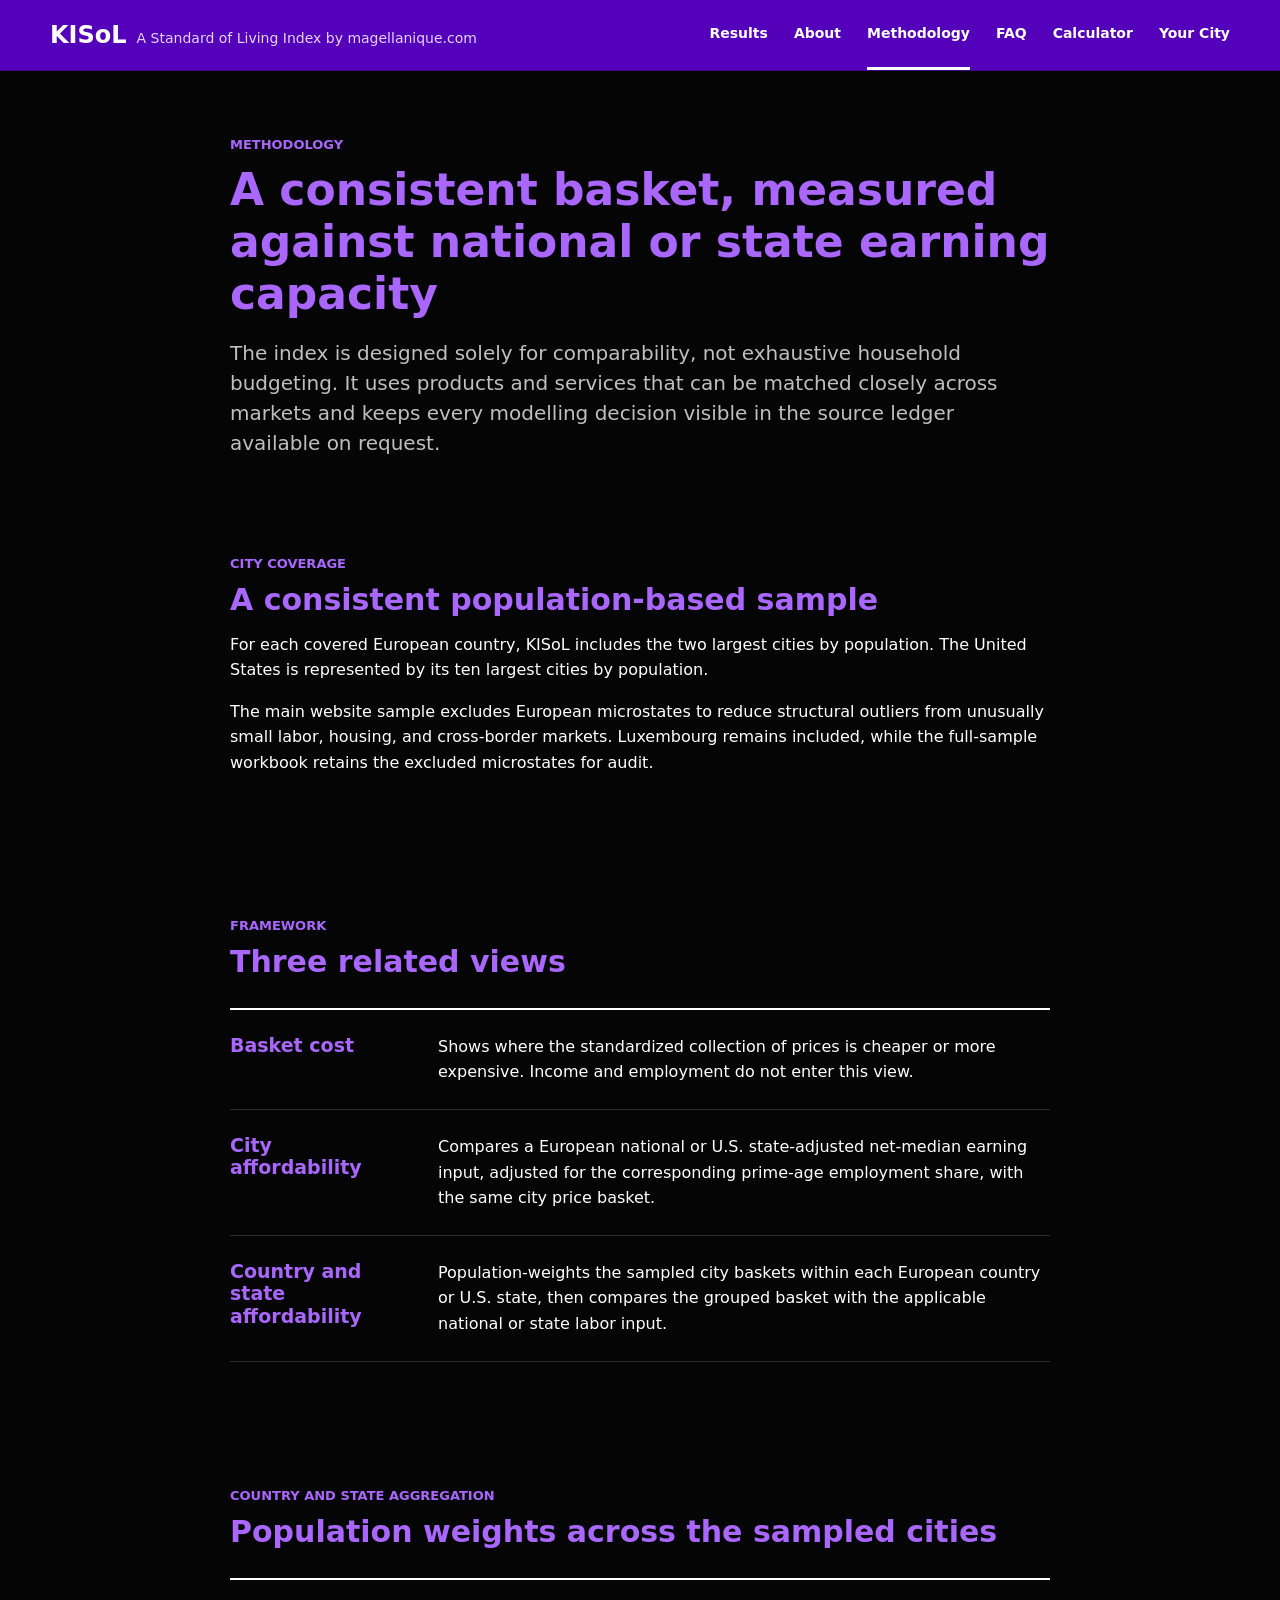
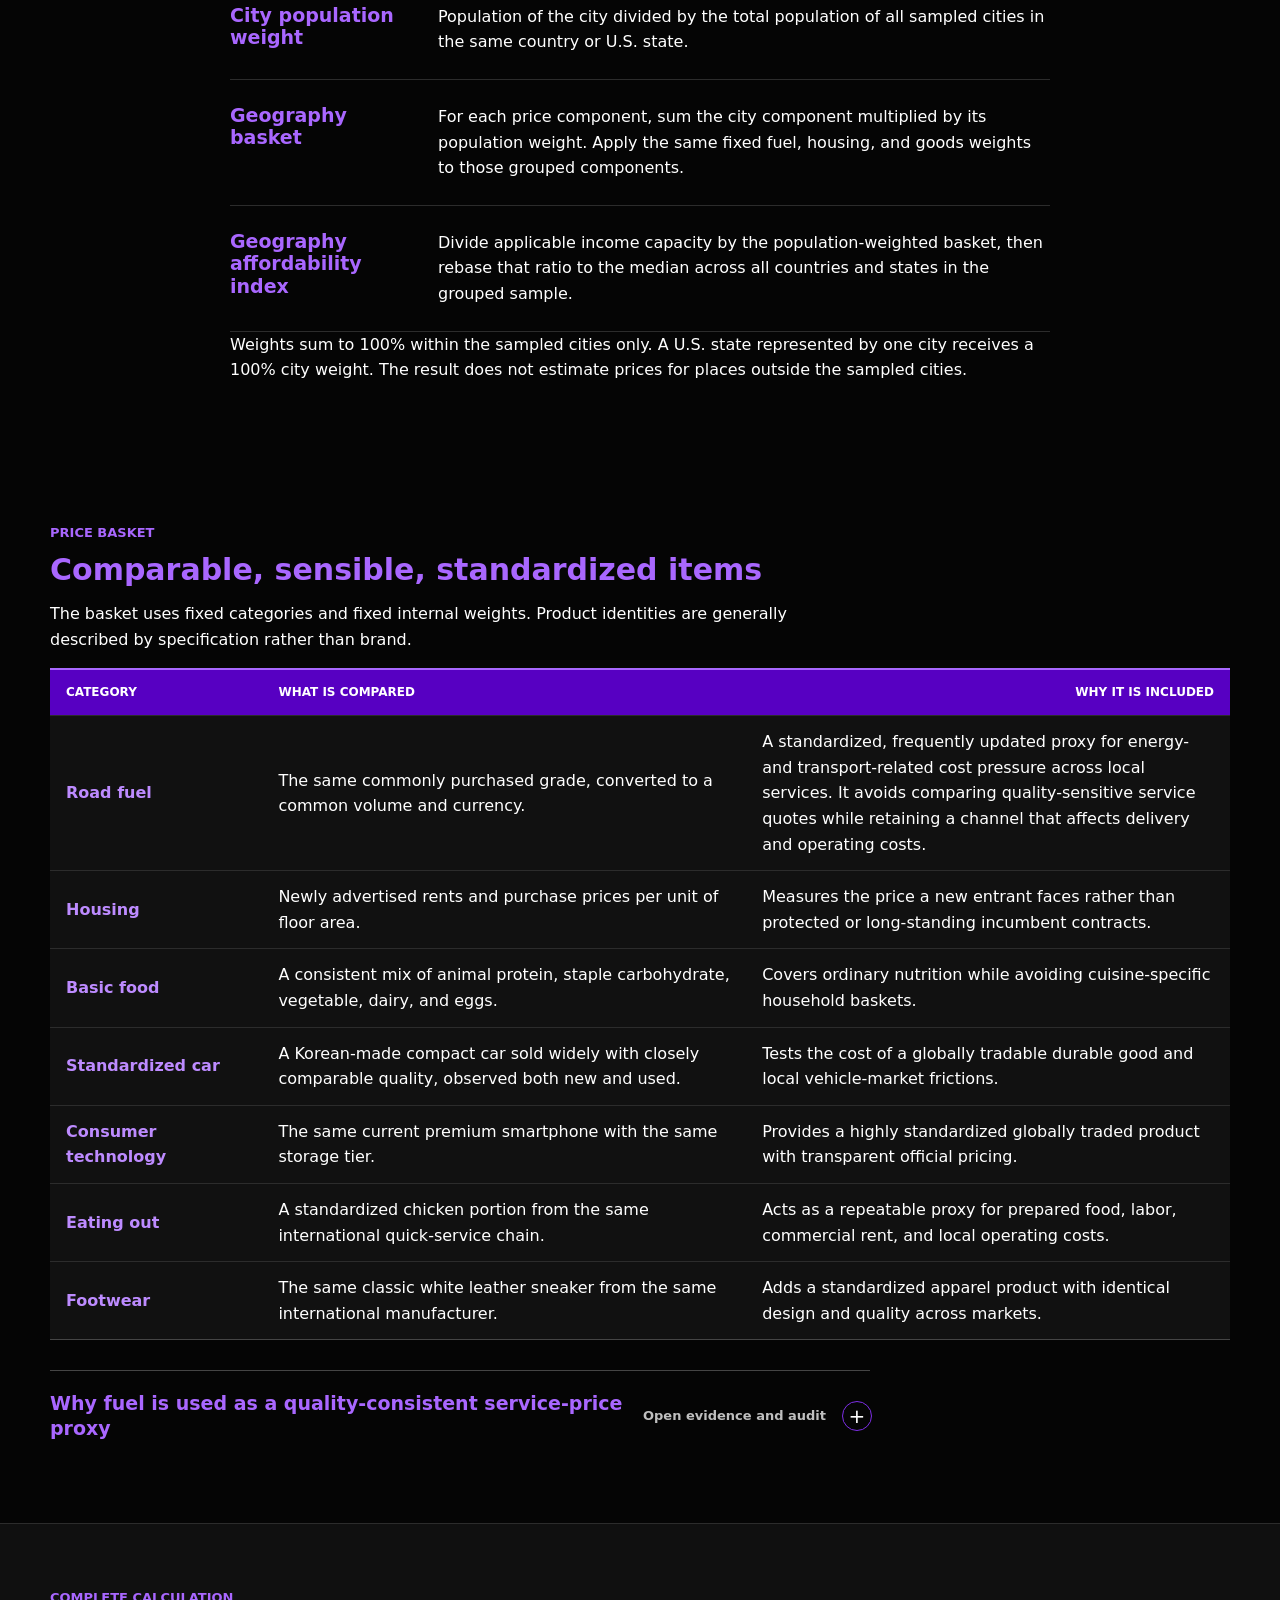
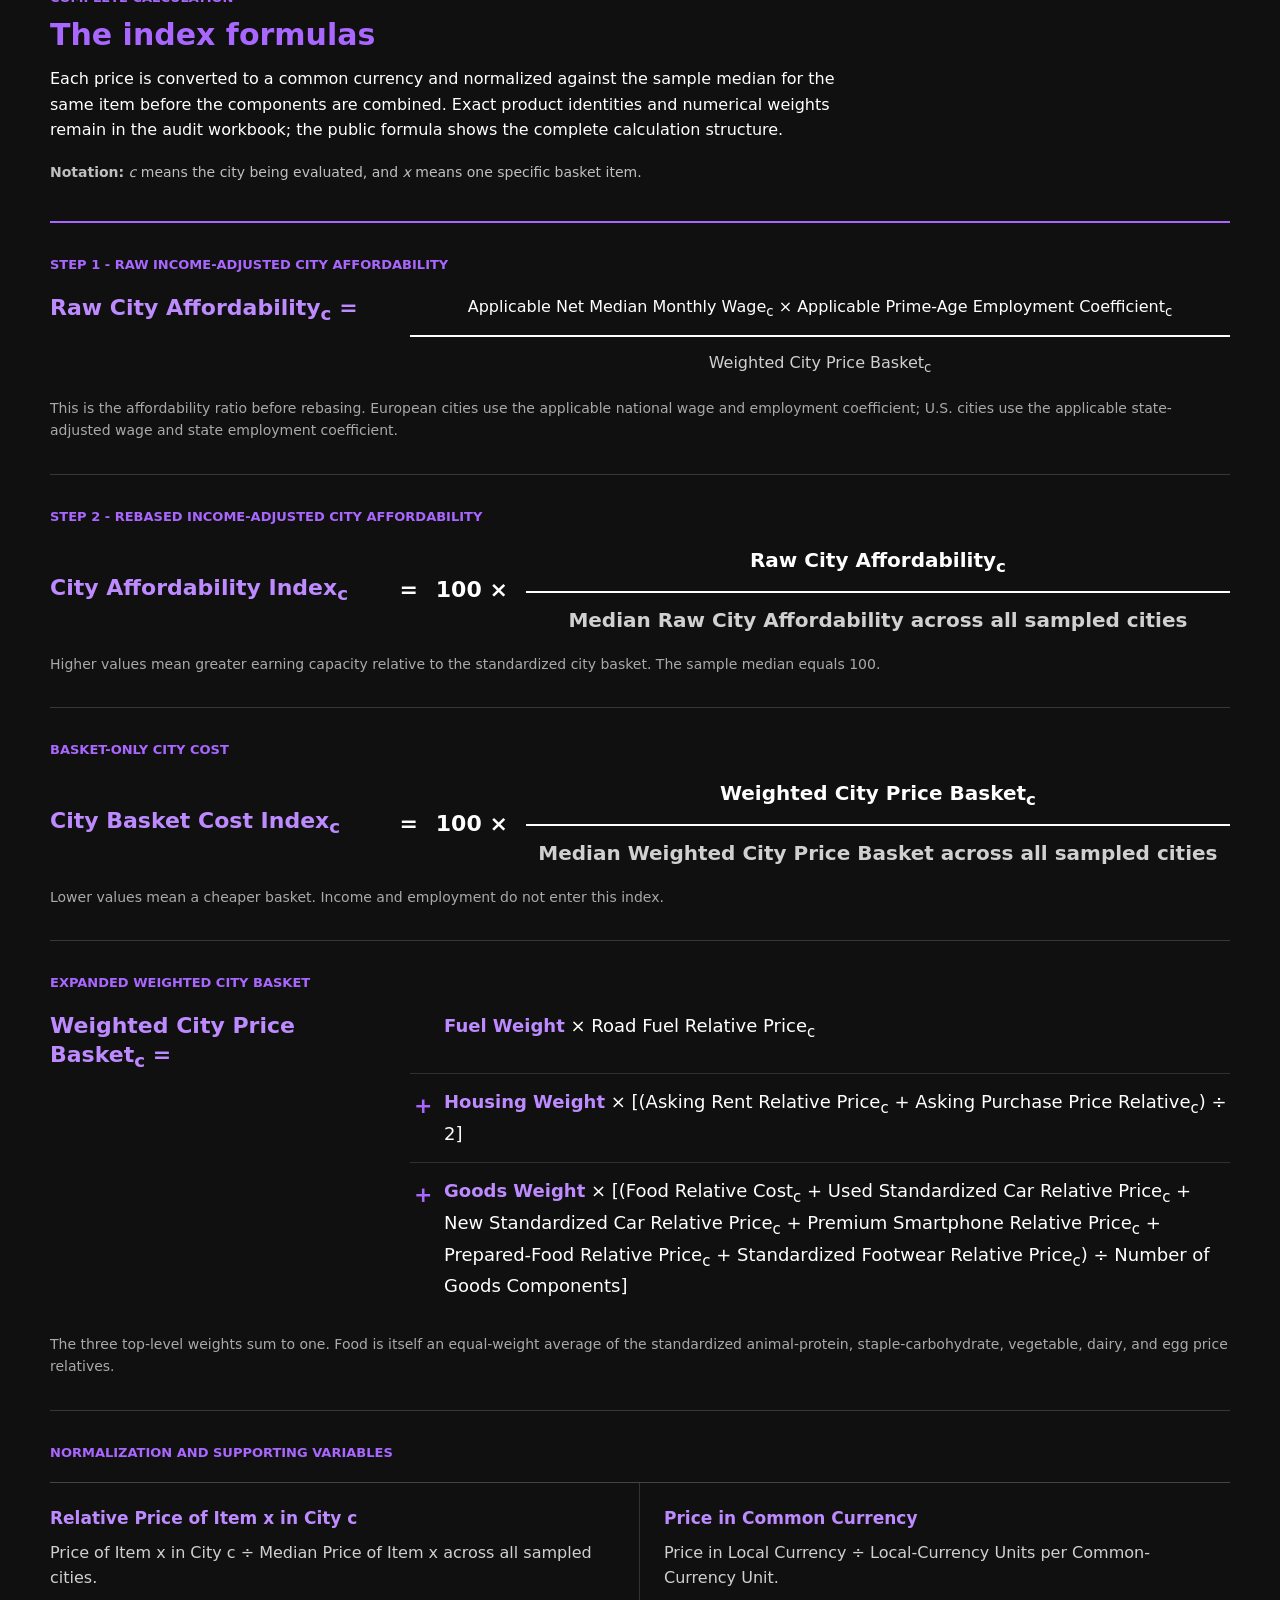
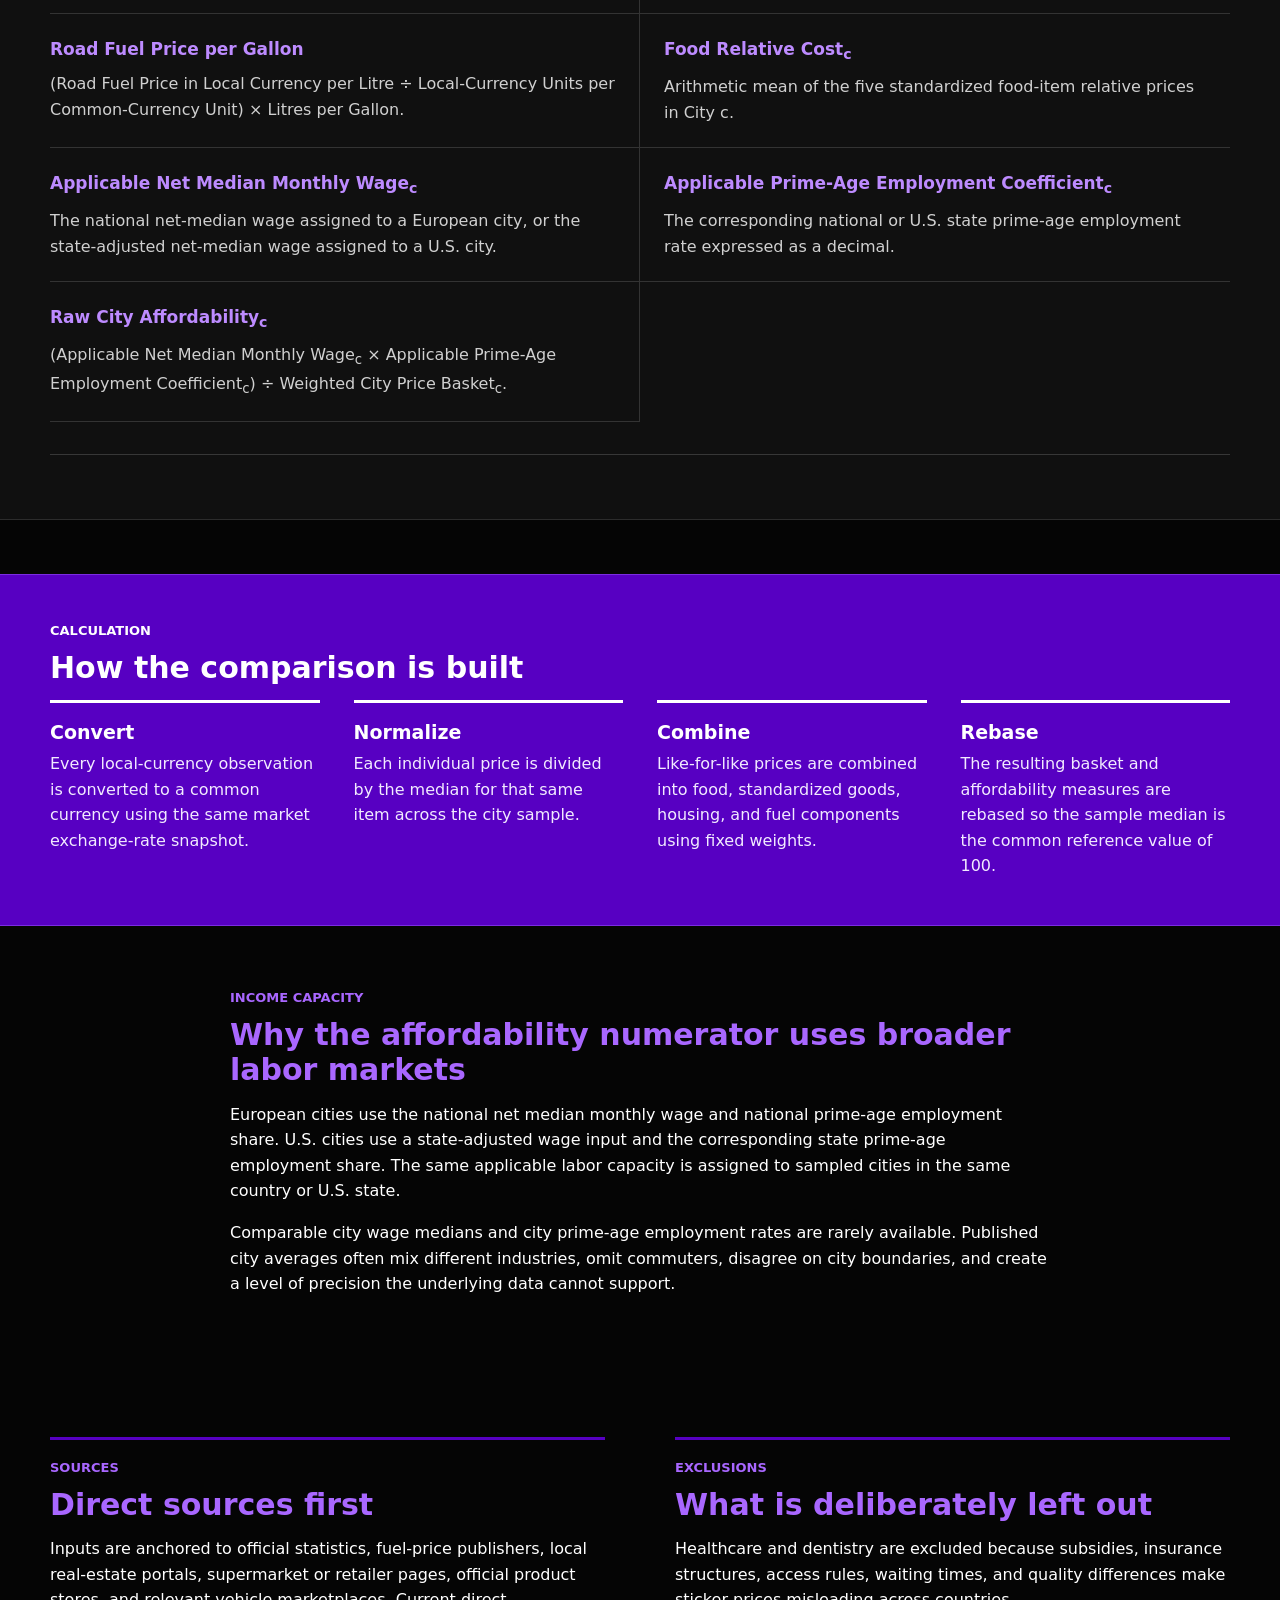
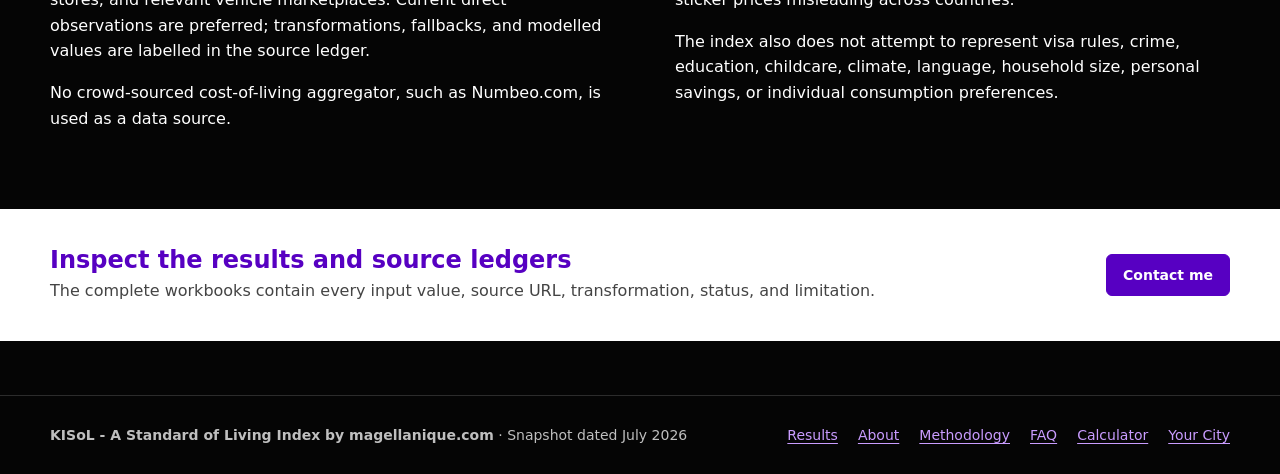
<file: methodology.html>
<!doctype html>
<html lang="en">
<head>
  <meta charset="utf-8">
  <meta name="viewport" content="width=device-width, initial-scale=1">
  <meta name="description" content="Methodology for the KISoL City Affordability Index.">
  <title>KISoL - A Standard of Living Index by magellanique.com - Methodology</title>
  <link rel="stylesheet" href="styles.css?v=20260718-github-ready">
</head>
<body class="theme-methodology">
  <a class="skip-link" href="#main-content">Skip to methodology</a>
  <header class="site-header">
    <div class="site-header-inner">
      <a class="brand" href="index.html" aria-label="KISoL - A Standard of Living Index by magellanique.com results">
        <strong>KISoL</strong>
        <span>A Standard of Living Index by magellanique.com</span>
      </a>
      <nav class="primary-nav" aria-label="Primary navigation">
        <a href="index.html">Results</a>
        <a href="index.html#about-project">About</a>
        <a href="methodology.html" aria-current="page">Methodology</a>
        <a href="faq.html">FAQ</a>
        <a href="calculator.html">Calculator</a>
        <a href="your-city.html">Your City</a>
      </nav>
    </div>
  </header>

  <main id="main-content">
    <section class="page-intro">
      <div class="reading-width">
        <p class="eyebrow">Methodology</p>
        <h1>A consistent basket, measured against national or state earning capacity</h1>
        <p class="lede">The index is designed solely for comparability, not exhaustive household budgeting. It uses products and services that can be matched closely across markets and keeps every modelling decision visible in the source ledger available on request.</p>
      </div>
    </section>

    <section class="content-section reading-width" aria-labelledby="coverage-heading">
      <p class="section-kicker">City coverage</p>
      <h2 id="coverage-heading">A consistent population-based sample</h2>
      <p>For each covered European country, KISoL includes the two largest cities by population. The United States is represented by its ten largest cities by population.</p>
      <p>The main website sample excludes European microstates to reduce structural outliers from unusually small labor, housing, and cross-border markets. Luxembourg remains included, while the full-sample workbook retains the excluded microstates for audit.</p>
    </section>

    <section class="content-section reading-width" aria-labelledby="framework-heading">
      <p class="section-kicker">Framework</p>
      <h2 id="framework-heading">Three related views</h2>
      <div class="definition-list">
        <div>
          <h3>Basket cost</h3>
          <p>Shows where the standardized collection of prices is cheaper or more expensive. Income and employment do not enter this view.</p>
        </div>
        <div>
          <h3>City affordability</h3>
          <p>Compares a European national or U.S. state-adjusted net-median earning input, adjusted for the corresponding prime-age employment share, with the same city price basket.</p>
        </div>
        <div>
          <h3>Country and state affordability</h3>
          <p>Population-weights the sampled city baskets within each European country or U.S. state, then compares the grouped basket with the applicable national or state labor input.</p>
        </div>
      </div>
    </section>

    <section class="content-section reading-width" aria-labelledby="aggregation-heading">
      <p class="section-kicker">Country and state aggregation</p>
      <h2 id="aggregation-heading">Population weights across the sampled cities</h2>
      <div class="definition-list">
        <div>
          <h3>City population weight</h3>
          <p>Population of the city divided by the total population of all sampled cities in the same country or U.S. state.</p>
        </div>
        <div>
          <h3>Geography basket</h3>
          <p>For each price component, sum the city component multiplied by its population weight. Apply the same fixed fuel, housing, and goods weights to those grouped components.</p>
        </div>
        <div>
          <h3>Geography affordability index</h3>
          <p>Divide applicable income capacity by the population-weighted basket, then rebase that ratio to the median across all countries and states in the grouped sample.</p>
        </div>
      </div>
      <p>Weights sum to 100% within the sampled cities only. A U.S. state represented by one city receives a 100% city weight. The result does not estimate prices for places outside the sampled cities.</p>
    </section>

    <section class="content-section content-width" aria-labelledby="basket-heading">
      <div class="reading-width flush-left">
        <p class="section-kicker">Price basket</p>
        <h2 id="basket-heading">Comparable, sensible, standardized items</h2>
        <p>The basket uses fixed categories and fixed internal weights. Product identities are generally described by specification rather than brand.</p>
      </div>
      <div class="method-table-shell">
        <table class="method-table">
          <thead>
            <tr>
              <th scope="col">Category</th>
              <th scope="col">What is compared</th>
              <th scope="col">Why it is included</th>
            </tr>
          </thead>
          <tbody>
            <tr>
              <th scope="row">Road fuel</th>
              <td>The same commonly purchased grade, converted to a common volume and currency.</td>
              <td>A standardized, frequently updated proxy for energy- and transport-related cost pressure across local services. It avoids comparing quality-sensitive service quotes while retaining a channel that affects delivery and operating costs.</td>
            </tr>
            <tr>
              <th scope="row">Housing</th>
              <td>Newly advertised rents and purchase prices per unit of floor area.</td>
              <td>Measures the price a new entrant faces rather than protected or long-standing incumbent contracts.</td>
            </tr>
            <tr>
              <th scope="row">Basic food</th>
              <td>A consistent mix of animal protein, staple carbohydrate, vegetable, dairy, and eggs.</td>
              <td>Covers ordinary nutrition while avoiding cuisine-specific household baskets.</td>
            </tr>
            <tr>
              <th scope="row">Standardized car</th>
              <td>A Korean-made compact car sold widely with closely comparable quality, observed both new and used.</td>
              <td>Tests the cost of a globally tradable durable good and local vehicle-market frictions.</td>
            </tr>
            <tr>
              <th scope="row">Consumer technology</th>
              <td>The same current premium smartphone with the same storage tier.</td>
              <td>Provides a highly standardized globally traded product with transparent official pricing.</td>
            </tr>
            <tr>
              <th scope="row">Eating out</th>
              <td>A standardized chicken portion from the same international quick-service chain.</td>
              <td>Acts as a repeatable proxy for prepared food, labor, commercial rent, and local operating costs.</td>
            </tr>
            <tr>
              <th scope="row">Footwear</th>
              <td>The same classic white leather sneaker from the same international manufacturer.</td>
              <td>Adds a standardized apparel product with identical design and quality across markets.</td>
            </tr>
          </tbody>
        </table>
      </div>
      <details id="fuel-service-evidence" class="method-evidence fuel-method-details reading-width flush-left">
        <summary>
          <span>Why fuel is used as a quality-consistent service-price proxy</span>
          <span class="details-hint">Open evidence and audit</span>
        </summary>
        <div class="fuel-method-content">
          <p>Fuel is standardized, local, frequently priced, and difficult to disguise with differences in presentation or service quality. Its retail price combines a common energy input with local taxes, distribution costs, and margins. Energy and transport also enter service production directly and through supply chains. The <a href="https://www.ecb.europa.eu/press/economic-bulletin/focus/2024/html/ecb.ebbox202403_06~bf8222a3ae.en.html">ECB's input-output evidence</a> documents direct and indirect energy costs in service-sector output; <a href="https://ideas.repec.org/a/aea/aecrev/v81y1991i5p1295-309.html">Falvey and Gemmell</a> find that higher tradable prices are associated with higher service prices; and <a href="https://www.cgdev.org/publication/what-determines-purchasing-power-parity-exchange-rates-working-paper-416">Gelb and Diofasi's 168-economy analysis</a> finds that subsidy programmes, measured partly through fuel subsidies, help explain price-level differences beyond income.</p>
          <p>Quality is costly. Better staff, more time, better premises, better materials, and a credible reputation require resources. <a href="https://www.journals.uchicago.edu/doi/10.1086/260169">Rosen</a> links observed prices to product characteristics. <a href="https://www.journals.uchicago.edu/doi/10.1086/260996">Klein and Leffler</a> show that price premiums can finance and enforce performance when quality is difficult to observe. <a href="https://ideas.repec.org/a/oup/qjecon/v98y1983i4p659-679..html">Shapiro</a> derives an equilibrium price-quality schedule in which high quality commands a premium that pays for reputation. Higher service prices therefore tend to be directionally associated with higher quality, although not mechanically. A fixed fuel grade avoids much of the quality noise in unmatched service quotes.</p>

          <h3>Direct validation with three services</h3>
          <p>The test uses the 28 European countries shared by all three service datasets. The first measure is the same fixed prepared-food portion from one international quick-service chain. The second is the counter price of an ordinary domestic standard letter using the slower D+X product. The third is the average lowest standard men's haircut price from highly rated central-city salons. Wages, employment, housing, and every other basket component are excluded.</p>

          <div class="proxy-formula" aria-label="Three-service proxy calculation">
            <p><strong>Prepared-food service:</strong> P<sub>c</sub> = arithmetic mean of sampled city prices in country c, in USD.</p>
            <p><strong>Postal service:</strong> L<sub>c</sub> = domestic standard-letter counter price in country c, in EUR.</p>
            <p><strong>Haircut service:</strong> H<sub>c</sub> = arithmetic mean of published source-city haircut prices in country c, in EUR.</p>
            <p>P<sup>*</sup><sub>c</sub> = P<sub>c</sub> / GM(P), &nbsp; L<sup>*</sup><sub>c</sub> = L<sub>c</sub> / GM(L), &nbsp; H<sup>*</sup><sub>c</sub> = H<sub>c</sub> / GM(H)</p>
            <p><strong>Combined service proxy:</strong> S<sub>c</sub> = 100 &times; &#8731;(P<sup>*</sup><sub>c</sub> &times; L<sup>*</sup><sub>c</sub> &times; H<sup>*</sup><sub>c</sub>)</p>
          </div>

          <p>GM is the geometric mean across the 28-country sample. Each service price is divided by its own sample geometric mean, removing differences in currencies and absolute price scales. The three normalized price relatives are then combined geometrically, giving each service equal proportional weight and preventing any one price level from dominating the proxy. Countries are divided at the sample median fuel price of <strong>$7.38 per gallon</strong>.</p>

          <div class="method-table-shell proxy-results-shell">
            <table class="validation-summary-table">
              <thead>
                <tr>
                  <th scope="col">Fuel-price group</th>
                  <th scope="col">Countries</th>
                  <th scope="col">Fuel, USD/gal</th>
                  <th scope="col">Prepared food, USD</th>
                  <th scope="col">Letter, EUR</th>
                  <th scope="col">Haircut, EUR</th>
                  <th scope="col">Service proxy</th>
                </tr>
              </thead>
              <tbody>
                <tr><th scope="row">At or below median</th><td>14</td><td>6.84</td><td>4.50</td><td>1.03</td><td>29.09</td><td>85.9</td></tr>
                <tr><th scope="row">Above median</th><td>14</td><td>8.51</td><td>5.59</td><td>1.58</td><td>46.08</td><td>123.7</td></tr>
                <tr><th scope="row">Higher versus lower</th><td>--</td><td>+24.5%</td><td>+24.1%</td><td>+53.6%</td><td>+58.4%</td><td><strong>+43.9%</strong></td></tr>
              </tbody>
            </table>
          </div>

          <div class="method-table-shell proxy-results-shell">
            <table class="validation-summary-table">
              <thead>
                <tr>
                  <th scope="col">Service measure</th>
                  <th scope="col">Pearson correlation with fuel</th>
                  <th scope="col">Spearman correlation with fuel</th>
                </tr>
              </thead>
              <tbody>
                <tr><th scope="row">Prepared-food service</th><td>+0.547</td><td>+0.572</td></tr>
                <tr><th scope="row">Postal service</th><td>+0.514</td><td>+0.369</td></tr>
                <tr><th scope="row">Haircut service</th><td>+0.659</td><td>+0.619</td></tr>
                <tr><th scope="row">Combined service proxy</th><td><strong>+0.636</strong></td><td><strong>+0.596</strong></td></tr>
              </tbody>
            </table>
          </div>

          <div class="proxy-formula" aria-label="Correlation calculation">
            <p><strong>Pearson:</strong> r(F,S) = &Sigma;[(F<sub>c</sub> &minus; F&#x0304;)(S<sub>c</sub> &minus; S&#x0304;)] / &radic;[&Sigma;(F<sub>c</sub> &minus; F&#x0304;)<sup>2</sup> &times; &Sigma;(S<sub>c</sub> &minus; S&#x0304;)<sup>2</sup>]</p>
            <p><strong>Spearman:</strong> apply the same formula to the ranks of fuel and service prices.</p>
          </div>

          <p>The pattern is consistent across all three services. Countries above the fuel median have a <strong>43.9% higher</strong> combined service proxy. The combined Pearson correlation is <strong>+0.636</strong> and the rank correlation is <strong>+0.596</strong>. Removing the highest-fuel observation still leaves Pearson at <strong>+0.504</strong> and Spearman at <strong>+0.549</strong>.</p>

          <details class="validation-audit">
            <summary>Show the anonymized 28-country audit table</summary>
            <p class="audit-note">Letters are stable anonymous labels within each region. They do not affect sorting or calculation.</p>
            <div class="method-table-shell validation-table-shell">
              <table class="validation-table">
                <thead>
                  <tr>
                    <th scope="col">Anonymous geography</th>
                    <th scope="col">Fuel, USD/gal</th>
                    <th scope="col">Prepared food, USD</th>
                    <th scope="col">Letter, EUR</th>
                    <th scope="col">Haircut, EUR</th>
                    <th scope="col">Service proxy</th>
                    <th scope="col">Fuel group</th>
                  </tr>
                </thead>
                <tbody>
                  <tr><th scope="row">Nordic Country D</th><td>5.86</td><td>5.74</td><td>1.93</td><td>51.79</td><td>142.0</td><td>Lower</td></tr>
                  <tr><th scope="row">Eastern European Country A</th><td>6.28</td><td>3.91</td><td>0.49</td><td>19.29</td><td>56.9</td><td>Lower</td></tr>
                  <tr><th scope="row">Southern European Country B</th><td>6.33</td><td>4.81</td><td>0.34</td><td>22.60</td><td>56.9</td><td>Lower</td></tr>
                  <tr><th scope="row">Central European Country C</th><td>6.76</td><td>4.03</td><td>1.15</td><td>28.40</td><td>86.9</td><td>Lower</td></tr>
                  <tr><th scope="row">Southern European Country F</th><td>6.79</td><td>4.70</td><td>0.78</td><td>34.18</td><td>85.5</td><td>Lower</td></tr>
                  <tr><th scope="row">Central European Country E</th><td>6.87</td><td>4.89</td><td>1.20</td><td>22.70</td><td>87.3</td><td>Lower</td></tr>
                  <tr><th scope="row">Baltic Country C</th><td>6.91</td><td>4.24</td><td>2.00</td><td>35.56</td><td>114.6</td><td>Lower</td></tr>
                  <tr><th scope="row">Southern European Country A</th><td>6.95</td><td>4.17</td><td>0.65</td><td>19.70</td><td>64.3</td><td>Lower</td></tr>
                  <tr><th scope="row">Central European Country A</th><td>6.98</td><td>4.36</td><td>1.07</td><td>30.97</td><td>89.6</td><td>Lower</td></tr>
                  <tr><th scope="row">Central European Country B</th><td>7.01</td><td>3.93</td><td>0.65</td><td>16.82</td><td>59.8</td><td>Lower</td></tr>
                  <tr><th scope="row">Eastern European Country B</th><td>7.20</td><td>3.68</td><td>1.01</td><td>26.45</td><td>78.9</td><td>Lower</td></tr>
                  <tr><th scope="row">Central European Country D</th><td>7.23</td><td>4.20</td><td>1.20</td><td>32.70</td><td>93.7</td><td>Lower</td></tr>
                  <tr><th scope="row">Baltic Country A</th><td>7.28</td><td>4.37</td><td>0.90</td><td>28.40</td><td>82.3</td><td>Lower</td></tr>
                  <tr><th scope="row">Western European Country F</th><td>7.28</td><td>6.02</td><td>1.00</td><td>37.74</td><td>104.3</td><td>Lower</td></tr>
                  <tr><th scope="row">Western European Country E</th><td>7.48</td><td>6.09</td><td>1.40</td><td>42.10</td><td>121.4</td><td>Higher</td></tr>
                  <tr><th scope="row">Western European Country A</th><td>7.62</td><td>5.94</td><td>0.95</td><td>49.25</td><td>111.5</td><td>Higher</td></tr>
                  <tr><th scope="row">Baltic Country B</th><td>7.68</td><td>4.27</td><td>1.65</td><td>34.10</td><td>106.2</td><td>Higher</td></tr>
                  <tr><th scope="row">Western European Country B</th><td>7.82</td><td>5.74</td><td>1.53</td><td>38.85</td><td>119.4</td><td>Higher</td></tr>
                  <tr><th scope="row">Southern European Country D</th><td>8.23</td><td>5.34</td><td>1.25</td><td>32.70</td><td>102.9</td><td>Higher</td></tr>
                  <tr><th scope="row">Southern European Country E</th><td>8.27</td><td>4.52</td><td>0.65</td><td>30.10</td><td>76.1</td><td>Higher</td></tr>
                  <tr><th scope="row">Western European Country C</th><td>8.32</td><td>5.42</td><td>1.89</td><td>47.27</td><td>134.2</td><td>Higher</td></tr>
                  <tr><th scope="row">Nordic Country C</th><td>8.53</td><td>6.27</td><td>2.13</td><td>48.76</td><td>148.1</td><td>Higher</td></tr>
                  <tr><th scope="row">Southern European Country C</th><td>8.56</td><td>4.38</td><td>1.20</td><td>32.90</td><td>95.2</td><td>Higher</td></tr>
                  <tr><th scope="row">Western European Country H</th><td>8.66</td><td>6.81</td><td>1.07</td><td>64.90</td><td>133.2</td><td>Higher</td></tr>
                  <tr><th scope="row">Western European Country D</th><td>8.92</td><td>5.56</td><td>0.95</td><td>59.37</td><td>116.1</td><td>Higher</td></tr>
                  <tr><th scope="row">Nordic Country B</th><td>9.23</td><td>5.93</td><td>2.50</td><td>43.20</td><td>147.3</td><td>Higher</td></tr>
                  <tr><th scope="row">Western European Country G</th><td>9.71</td><td>5.68</td><td>1.01</td><td>46.04</td><td>109.6</td><td>Higher</td></tr>
                  <tr><th scope="row">Nordic Country A</th><td>10.15</td><td>6.31</td><td>3.89</td><td>75.60</td><td>210.0</td><td>Higher</td></tr>
                </tbody>
              </table>
            </div>
          </details>

          <p><strong>Sources:</strong> fuel and prepared-food observations come from the KISoL city source ledger. Postal prices come from the <a href="https://www.dsc.bund.de/SharedDocs/Mediathek/Berichte/2025/BerichtBriefpreise2025_EN.pdf?__blob=publicationFile&amp;v=2">Federal Network Agency's 2025 letter-price comparison</a>. Haircut prices come from the <a href="https://www.schwarzkopf-professional.com/com/en/inspiration-education/education/hairdressing-comparison-europe.html">European Hair Cost Index 2026</a> and its <a href="https://datawrapper.dwcdn.net/ZTd4K/1/dataset.csv">published city dataset</a>. The service observations span January 2025 to January 2026, so this is a cross-sectional validation rather than a causal or same-day estimate.</p>
          <p><strong>In conclusion:</strong> Taken together, production-cost theory, price-quality theory, international service-price research, and all three direct service tests support the same conclusion. KISoL uses fuel because it is a strong, quality-consistent proxy for local service prices. The relationship is directional rather than one-for-one, so the fuel weight remains an explicit index design choice rather than an estimated causal coefficient.</p>
        </div>
      </details>
    </section>
    <section class="formula-band" aria-labelledby="formula-heading">
      <div class="content-width">
        <div class="reading-width flush-left formula-intro">
          <p class="section-kicker">Complete calculation</p>
          <h2 id="formula-heading">The index formulas</h2>
          <p>Each price is converted to a common currency and normalized against the sample median for the same item before the components are combined. Exact product identities and numerical weights remain in the audit workbook; the public formula shows the complete calculation structure.</p>
          <p class="formula-note"><strong>Notation:</strong> <em>c</em> means the city being evaluated, and <em>x</em> means one specific basket item.</p>
        </div>

        <div class="formula-stack">
          <div class="formula-block">
            <p class="formula-label">Step 1 - raw income-adjusted city affordability</p>
            <div class="expanded-formula" role="math" aria-label="Raw city affordability equals applicable net median monthly wage multiplied by the applicable prime-age employment coefficient, divided by the weighted city price basket">
              <span class="formula-name">Raw City Affordability<sub>c</sub> =</span>
              <span class="formula-fraction">
                <span class="formula-numerator">Applicable Net Median Monthly Wage<sub>c</sub> &times; Applicable Prime-Age Employment Coefficient<sub>c</sub></span>
                <span class="formula-denominator">Weighted City Price Basket<sub>c</sub></span>
              </span>
            </div>
            <p class="formula-note">This is the affordability ratio before rebasing. European cities use the applicable national wage and employment coefficient; U.S. cities use the applicable state-adjusted wage and state employment coefficient.</p>
          </div>

          <div class="formula-block">
            <p class="formula-label">Step 2 - rebased income-adjusted city affordability</p>
            <div class="formula-row" role="math" aria-label="City affordability index equals one hundred times city raw affordability divided by median raw city affordability across sampled cities">
              <span class="formula-name">City Affordability Index<sub>c</sub></span>
              <span class="formula-equals">=</span>
              <span class="formula-scale">100 &times;</span>
              <span class="formula-fraction">
                <span class="formula-numerator">Raw City Affordability<sub>c</sub></span>
                <span class="formula-denominator">Median Raw City Affordability across all sampled cities</span>
              </span>
            </div>
            <p class="formula-note">Higher values mean greater earning capacity relative to the standardized city basket. The sample median equals 100.</p>
          </div>

          <div class="formula-block">
            <p class="formula-label">Basket-only city cost</p>
            <div class="formula-row" role="math" aria-label="City basket cost index equals one hundred times city weighted price basket divided by the median weighted price basket across sampled cities">
              <span class="formula-name">City Basket Cost Index<sub>c</sub></span>
              <span class="formula-equals">=</span>
              <span class="formula-scale">100 &times;</span>
              <span class="formula-fraction">
                <span class="formula-numerator">Weighted City Price Basket<sub>c</sub></span>
                <span class="formula-denominator">Median Weighted City Price Basket across all sampled cities</span>
              </span>
            </div>
            <p class="formula-note">Lower values mean a cheaper basket. Income and employment do not enter this index.</p>
          </div>

          <div class="formula-block">
            <p class="formula-label">Expanded weighted city basket</p>
            <div class="expanded-formula" role="math" aria-label="Weighted city price basket equals the weighted sum of fuel, housing, and standardized goods relative costs">
              <span class="formula-name">Weighted City Price Basket<sub>c</sub> =</span>
              <ul class="formula-terms">
                <li><strong>Fuel Weight</strong> &times; Road Fuel Relative Price<sub>c</sub></li>
                <li><strong>Housing Weight</strong> &times; [(Asking Rent Relative Price<sub>c</sub> + Asking Purchase Price Relative<sub>c</sub>) &divide; 2]</li>
                <li><strong>Goods Weight</strong> &times; [(Food Relative Cost<sub>c</sub> + Used Standardized Car Relative Price<sub>c</sub> + New Standardized Car Relative Price<sub>c</sub> + Premium Smartphone Relative Price<sub>c</sub> + Prepared-Food Relative Price<sub>c</sub> + Standardized Footwear Relative Price<sub>c</sub>) &divide; Number of Goods Components]</li>
              </ul>
            </div>
            <p class="formula-note">The three top-level weights sum to one. Food is itself an equal-weight average of the standardized animal-protein, staple-carbohydrate, vegetable, dairy, and egg price relatives.</p>
          </div>

          <div class="formula-block">
            <p class="formula-label">Normalization and supporting variables</p>
            <dl class="formula-definitions">
              <div>
                <dt>Relative Price of Item x in City c</dt>
                <dd>Price of Item x in City c &divide; Median Price of Item x across all sampled cities.</dd>
              </div>
              <div>
                <dt>Price in Common Currency</dt>
                <dd>Price in Local Currency &divide; Local-Currency Units per Common-Currency Unit.</dd>
              </div>
              <div>
                <dt>Road Fuel Price per Gallon</dt>
                <dd>(Road Fuel Price in Local Currency per Litre &divide; Local-Currency Units per Common-Currency Unit) &times; Litres per Gallon.</dd>
              </div>
              <div>
                <dt>Food Relative Cost<sub>c</sub></dt>
                <dd>Arithmetic mean of the five standardized food-item relative prices in City c.</dd>
              </div>
              <div>
                <dt>Applicable Net Median Monthly Wage<sub>c</sub></dt>
                <dd>The national net-median wage assigned to a European city, or the state-adjusted net-median wage assigned to a U.S. city.</dd>
              </div>
              <div>
                <dt>Applicable Prime-Age Employment Coefficient<sub>c</sub></dt>
                <dd>The corresponding national or U.S. state prime-age employment rate expressed as a decimal.</dd>
              </div>
              <div>
                <dt>Raw City Affordability<sub>c</sub></dt>
                <dd>(Applicable Net Median Monthly Wage<sub>c</sub> &times; Applicable Prime-Age Employment Coefficient<sub>c</sub>) &divide; Weighted City Price Basket<sub>c</sub>.</dd>
              </div>
            </dl>
          </div>
        </div>
      </div>
    </section>

    <section class="process-band" aria-labelledby="process-heading">
      <div class="content-width">
        <div class="reading-width flush-left">
          <p class="section-kicker">Calculation</p>
          <h2 id="process-heading">How the comparison is built</h2>
        </div>
        <div class="process-grid">
          <article>
            <h3>Convert</h3>
            <p>Every local-currency observation is converted to a common currency using the same market exchange-rate snapshot.</p>
          </article>
          <article>
            <h3>Normalize</h3>
            <p>Each individual price is divided by the median for that same item across the city sample.</p>
          </article>
          <article>
            <h3>Combine</h3>
            <p>Like-for-like prices are combined into food, standardized goods, housing, and fuel components using fixed weights.</p>
          </article>
          <article>
            <h3>Rebase</h3>
            <p>The resulting basket and affordability measures are rebased so the sample median is the common reference value of 100.</p>
          </article>
        </div>
      </div>
    </section>

    <section class="content-section reading-width" aria-labelledby="income-heading">
      <p class="section-kicker">Income capacity</p>
      <h2 id="income-heading">Why the affordability numerator uses broader labor markets</h2>
      <p>European cities use the national net median monthly wage and national prime-age employment share. U.S. cities use a state-adjusted wage input and the corresponding state prime-age employment share. The same applicable labor capacity is assigned to sampled cities in the same country or U.S. state.</p>
      <p>Comparable city wage medians and city prime-age employment rates are rarely available. Published city averages often mix different industries, omit commuters, disagree on city boundaries, and create a level of precision the underlying data cannot support.</p>
    </section>

    <section class="content-section content-width" aria-labelledby="sources-heading">
      <div class="two-column-text">
        <div>
          <p class="section-kicker">Sources</p>
          <h2 id="sources-heading">Direct sources first</h2>
          <p>Inputs are anchored to official statistics, fuel-price publishers, local real-estate portals, supermarket or retailer pages, official product stores, and relevant vehicle marketplaces. Current direct observations are preferred; transformations, fallbacks, and modelled values are labelled in the source ledger.</p>
          <p>No crowd-sourced cost-of-living aggregator, such as Numbeo.com, is used as a data source.</p>
        </div>
        <div>
          <p class="section-kicker">Exclusions</p>
          <h2>What is deliberately left out</h2>
          <p>Healthcare and dentistry are excluded because subsidies, insurance structures, access rules, waiting times, and quality differences make sticker prices misleading across countries.</p>
          <p>The index also does not attempt to represent visa rules, crime, education, childcare, climate, language, household size, personal savings, or individual consumption preferences.</p>
        </div>
      </div>
    </section>

    <section class="cta-band">
      <div class="content-width cta-inner">
        <div>
          <h2>Inspect the results and source ledgers</h2>
          <p>The complete workbooks contain every input value, source URL, transformation, status, and limitation.</p>
        </div>
        <a class="button" href="mailto:magellanique@yahoo.com?subject=KISoL%20workbook%20request">Contact me</a>
      </div>
    </section>
  </main>

  <footer class="site-footer">
    <div class="content-width footer-inner">
      <p><strong>KISoL - A Standard of Living Index by magellanique.com</strong> &middot; Snapshot dated July 2026</p>
      <nav aria-label="Footer navigation">
        <a href="index.html">Results</a>
        <a href="index.html#about-project">About</a>
        <a href="methodology.html">Methodology</a>
        <a href="faq.html">FAQ</a>
        <a href="calculator.html">Calculator</a>
        <a href="your-city.html">Your City</a>
      </nav>
    </div>
  </footer>
</body>
</html>
</file>
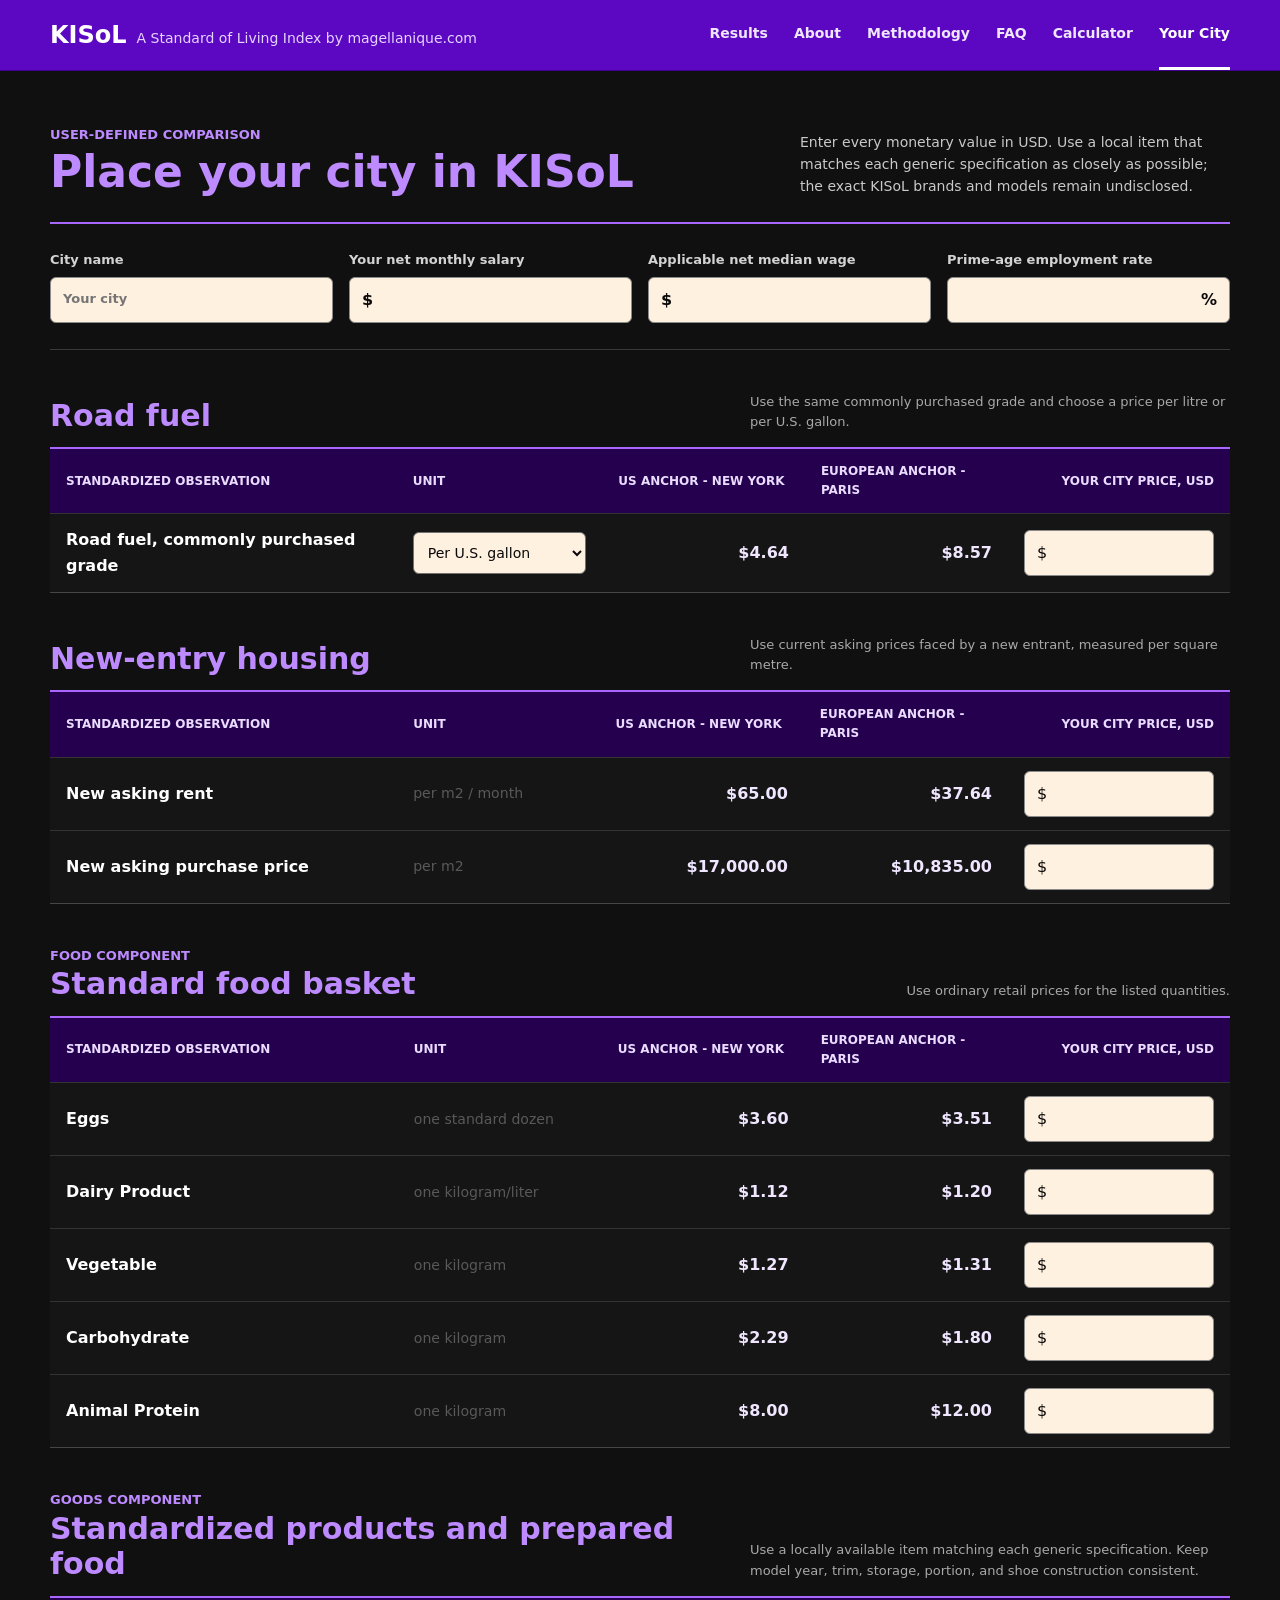
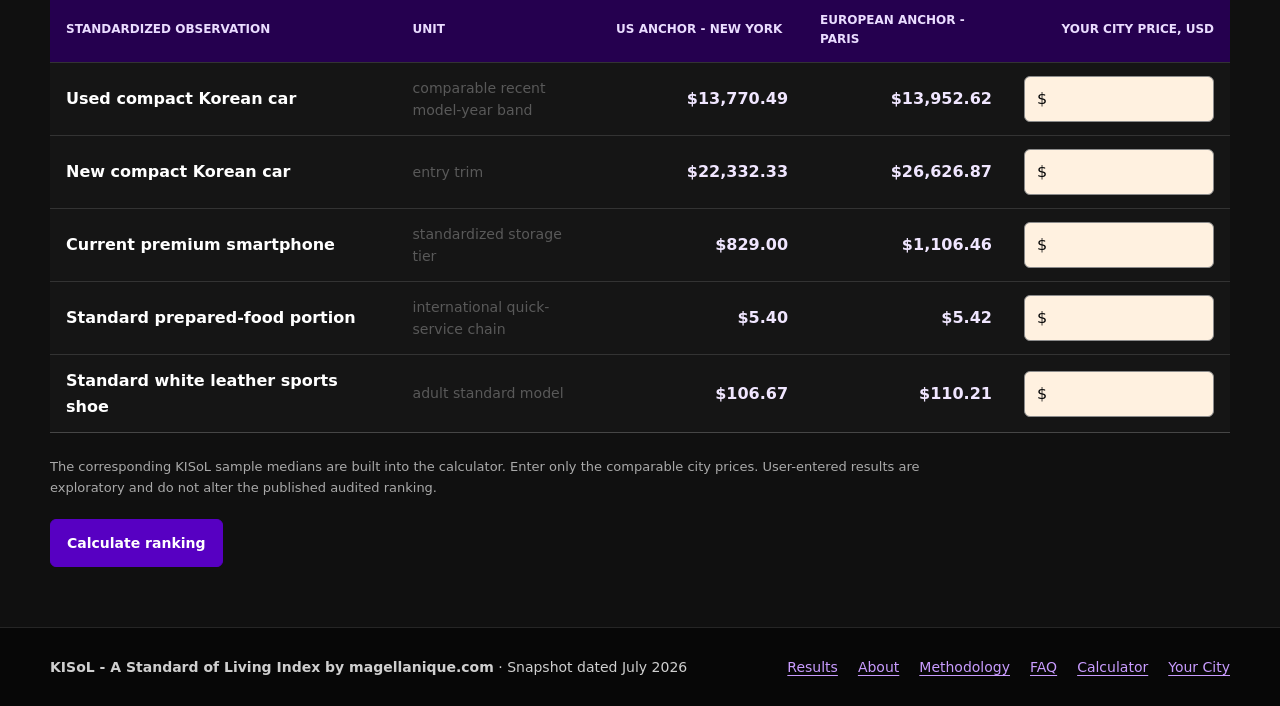
<file: your-city.html>
<!doctype html>
<html lang="en">
<head>
  <meta charset="utf-8">
  <meta name="viewport" content="width=device-width, initial-scale=1">
  <meta name="description" content="Enter the standardized KISoL basket for your city in USD and compare its cost and affordability with the published city sample.">
  <title>KISoL - A Standard of Living Index by magellanique.com - Your City</title>
  <link rel="stylesheet" href="styles.css?v=20260718-github-ready">
  <script src="your-city.js?v=20260718-your-city-9" defer></script>
</head>
<body class="theme-results theme-your-city">
  <a class="skip-link" href="#main-content">Skip to your city</a>
  <header class="site-header">
    <div class="site-header-inner">
      <a class="brand" href="index.html" aria-label="KISoL - A Standard of Living Index by magellanique.com results">
        <strong>KISoL</strong>
        <span>A Standard of Living Index by magellanique.com</span>
      </a>
      <nav class="primary-nav" aria-label="Primary navigation">
        <a href="index.html">Results</a>
        <a href="index.html#about-project">About</a>
        <a href="methodology.html">Methodology</a>
        <a href="faq.html">FAQ</a>
        <a href="calculator.html">Calculator</a>
        <a href="your-city.html" aria-current="page">Your City</a>
      </nav>
    </div>
  </header>

  <main id="main-content">
    <section class="your-city-band" aria-labelledby="your-city-heading">
      <div class="content-width">
        <div class="section-heading your-city-heading">
          <div>
            <p class="section-kicker">User-defined comparison</p>
            <h1 id="your-city-heading">Place your city in KISoL</h1>
          </div>
          <p class="section-note">Enter every monetary value in USD. Use a local item that matches each generic specification as closely as possible; the exact KISoL brands and models remain undisclosed.</p>
        </div>

        <form id="your-city-form">
          <div class="custom-profile-form">

            <label for="custom-city-name">
              <span>City name</span>
              <input id="custom-city-name" type="text" autocomplete="address-level2" required placeholder="Your city">
            </label>
            <label for="custom-salary">
              <span>Your net monthly salary</span>
              <span class="custom-price-wrap"><span aria-hidden="true">$</span><input id="custom-salary" type="number" min="0.01" step="any" required></span>
            </label>
            <label for="custom-median-wage">
              <span>Applicable net median wage</span>
              <span class="custom-price-wrap"><span aria-hidden="true">$</span><input id="custom-median-wage" type="number" min="0.01" step="any" required></span>
            </label>
            <label for="custom-employment">
              <span>Prime-age employment rate</span>
              <span class="custom-percent-wrap"><input id="custom-employment" type="number" min="0.1" max="100" step="0.1" required><span aria-hidden="true">%</span></span>
            </label>
          </div>

          <div class="custom-input-section">
            <div class="custom-input-heading">
              <div><h2>Road fuel</h2></div>
              <p>Use the same commonly purchased grade and choose a price per litre or per U.S. gallon.</p>
            </div>
            <div class="table-shell custom-input-shell">
              <table class="custom-input-table">
                <thead><tr><th scope="col">Standardized observation</th><th scope="col">Unit</th><th scope="col">US Anchor - New York</th><th scope="col">European Anchor - Paris</th><th scope="col">Your city price, USD</th></tr></thead>
                <tbody id="local-inputs"></tbody>
              </table>
            </div>
          </div>

          <div class="custom-input-section">
            <div class="custom-input-heading">
              <div><h2>New-entry housing</h2></div>
              <p>Use current asking prices faced by a new entrant, measured per square metre.</p>
            </div>
            <div class="table-shell custom-input-shell">
              <table class="custom-input-table">
                <thead><tr><th scope="col">Standardized observation</th><th scope="col">Unit</th><th scope="col">US Anchor - New York</th><th scope="col">European Anchor - Paris</th><th scope="col">Your city price, USD</th></tr></thead>
                <tbody id="housing-inputs"></tbody>
              </table>
            </div>
          </div>

          <div class="custom-input-section">
            <div class="custom-input-heading">
              <div><p class="section-kicker">Food component</p><h2>Standard food basket</h2></div>
              <p>Use ordinary retail prices for the listed quantities.</p>
            </div>
            <div class="table-shell custom-input-shell">
              <table class="custom-input-table">
                <thead><tr><th scope="col">Standardized observation</th><th scope="col">Unit</th><th scope="col">US Anchor - New York</th><th scope="col">European Anchor - Paris</th><th scope="col">Your city price, USD</th></tr></thead>
                <tbody id="everyday-inputs"></tbody>
              </table>
            </div>
          </div>

          <div class="custom-input-section">
            <div class="custom-input-heading">
              <div><p class="section-kicker">Goods component</p><h2>Standardized products and prepared food</h2></div>
              <p>Use a locally available item matching each generic specification. Keep model year, trim, storage, portion, and shoe construction consistent.</p>
            </div>
            <div class="table-shell custom-input-shell">
              <table class="custom-input-table">
                <thead><tr><th scope="col">Standardized observation</th><th scope="col">Unit</th><th scope="col">US Anchor - New York</th><th scope="col">European Anchor - Paris</th><th scope="col">Your city price, USD</th></tr></thead>
                <tbody id="comparable-inputs"></tbody>
              </table>
            </div>
          </div>

          <p class="custom-method-note">The corresponding KISoL sample medians are built into the calculator. Enter only the comparable city prices. User-entered results are exploratory and do not alter the published audited ranking.</p>
          <button class="button custom-calculate" id="custom-calculate" type="submit" disabled>Calculate ranking</button>
        </form>

        <section class="custom-results" id="custom-results" hidden aria-live="polite" aria-labelledby="custom-results-heading">
          <div class="calculator-result-heading">
            <p class="section-kicker">Your result</p>
            <h2 id="custom-results-heading"></h2>
          </div>
          <div class="offer-summary-grid custom-summary-grid">
            <div><span>Basket cost index</span><strong id="custom-basket-index"></strong><small id="custom-basket-rank"></small></div>
            <div><span>Affordability index</span><strong id="custom-affordability-index"></strong><small id="custom-affordability-rank"></small></div>
            <div><span>Offer purchasing capacity</span><strong id="custom-offer-rank"></strong><small>Against existing city wage benchmarks</small></div>
            <div><span>Income capacity</span><strong id="custom-income-capacity"></strong><small>Median wage multiplied by employment</small></div>
          </div>
          <p class="offer-analysis" id="custom-analysis"></p>

          <div class="custom-breakdown">
            <div class="calculator-subheading"><div><p class="section-kicker">Calculation</p><h2>Relative-price breakdown</h2></div><p>Each item is divided by the built-in KISoL sample median for the same observation.</p></div>
            <div class="table-shell calculator-table-shell">
              <table class="custom-breakdown-table"><thead><tr><th scope="col">Component</th><th scope="col">Relative index</th></tr></thead><tbody id="custom-breakdown-body"></tbody></table>
            </div>
          </div>

          <div class="custom-equivalents">
            <div class="calculator-subheading equivalence-heading-row">
              <div><p class="section-kicker">Salary equivalents</p><h2>What the same purchasing capacity costs elsewhere</h2></div>
              <label class="search-field calculator-search" for="custom-equivalence-search"><span>Find a city or country</span><input id="custom-equivalence-search" type="search" autocomplete="off" placeholder="Search cities or countries"></label>
            </div>
            <div class="table-shell calculator-table-shell"><table><thead><tr><th scope="col">City</th><th scope="col">Country</th><th scope="col">Equivalent net salary</th><th scope="col">Basket difference</th><th scope="col">Existing basket rank</th></tr></thead><tbody id="custom-equivalence-body"></tbody></table></div>
            <div class="table-footer calculator-table-footer"><p id="custom-equivalence-status"></p><button class="button button-secondary" id="custom-show-all" type="button" hidden>Show all cities</button></div>
          </div>
        </section>
      </div>
    </section>
  </main>

  <footer class="site-footer">
    <div class="content-width footer-inner">
      <p><strong>KISoL - A Standard of Living Index by magellanique.com</strong> &middot; Snapshot dated July 2026</p>
      <nav aria-label="Footer navigation">
        <a href="index.html">Results</a><a href="index.html#about-project">About</a><a href="methodology.html">Methodology</a><a href="faq.html">FAQ</a><a href="calculator.html">Calculator</a><a href="your-city.html" aria-current="page">Your City</a>
      </nav>
    </div>
  </footer>
</body>
</html>
</file>
<file: styles.css>
:root {
  --paper: #fff1e0;
  --surface: #fff1e0;
  --ink: #090909;
  --muted: #595959;
  --line: #dddddd;
  --line-strong: #ababab;
  --blue: #5700c2;
  --blue-dark: #3b0085;
  --blue-soft: #eee4fb;
  --orange: #5700c2;
  --orange-soft: #f2eaff;
  --green: #5700c2;
  --green-soft: #f2eaff;
  --focus: #7d2ee5;
  --shadow: 0 10px 30px rgba(14, 0, 31, 0.1);
  --radius: 6px;
}

* {
  box-sizing: border-box;
}

html {
  scroll-behavior: smooth;
}

body {
  margin: 0;
  overflow-x: hidden;
  background: var(--paper);
  color: var(--ink);
  font-family: Inter, ui-sans-serif, system-ui, -apple-system, BlinkMacSystemFont, "Segoe UI", sans-serif;
  font-size: 16px;
  line-height: 1.6;
  letter-spacing: 0;
}

button,
input {
  font: inherit;
  letter-spacing: 0;
}

button,
a {
  -webkit-tap-highlight-color: transparent;
}

a {
  color: var(--blue);
  text-underline-offset: 3px;
}

img {
  max-width: 100%;
}

h1,
h2,
h3,
p {
  margin-top: 0;
}

h1,
h2,
h3 {
  line-height: 1.18;
  color: var(--blue);
  letter-spacing: 0;
}

h1 {
  margin-bottom: 18px;
  max-width: 920px;
  font-size: 44px;
  font-weight: 650;
}

h2 {
  margin-bottom: 14px;
  font-size: 30px;
  font-weight: 650;
}

h3 {
  margin-bottom: 8px;
  font-size: 19px;
  font-weight: 650;
}

.content-width,
.site-header-inner {
  width: min(1180px, calc(100% - 48px));
  margin-inline: auto;
}

.reading-width {
  width: min(820px, calc(100% - 48px));
  margin-inline: auto;
}

.reading-width.flush-left {
  width: min(820px, 100%);
  margin-inline: 0;
}

.skip-link {
  position: fixed;
  top: 8px;
  left: 8px;
  z-index: 20;
  padding: 8px 12px;
  background: var(--ink);
  color: var(--surface);
  transform: translateY(-150%);
}

.skip-link:focus {
  transform: translateY(0);
}

:focus-visible {
  outline: 3px solid var(--focus);
  outline-offset: 3px;
}

.site-header {
  position: sticky;
  top: 0;
  z-index: 10;
  background: rgba(87, 0, 194, 0.97);
  border-bottom: 1px solid #410091;
  backdrop-filter: blur(10px);
}

.site-header-inner {
  min-height: 70px;
  display: flex;
  align-items: center;
  justify-content: space-between;
  gap: 28px;
}

.brand {
  display: inline-flex;
  align-items: baseline;
  gap: 10px;
  color: #ffffff;
  text-decoration: none;
  white-space: nowrap;
}

.brand strong {
  font-size: 24px;
  font-weight: 750;
}

.brand span {
  color: #e6d3ff;
  font-size: 14px;
}

.primary-nav {
  display: flex;
  align-items: stretch;
  gap: 26px;
}

.primary-nav a {
  min-height: 70px;
  display: inline-flex;
  align-items: center;
  border-bottom: 3px solid transparent;
  color: #f0e6ff;
  font-size: 14px;
  font-weight: 650;
  text-decoration: none;
}

.primary-nav a:hover {
  color: #ffffff;
}

.primary-nav a[aria-current="page"] {
  border-color: #ffffff;
  color: #ffffff;
}

.page-intro {
  padding: 64px 0 34px;
}

.results-intro {
  padding-bottom: 0;
}

.eyebrow,
.section-kicker {
  margin-bottom: 8px;
  color: var(--blue);
  font-size: 13px;
  font-weight: 750;
  text-transform: uppercase;
}

.lede {
  max-width: 790px;
  margin-bottom: 0;
  color: var(--muted);
  font-size: 20px;
  line-height: 1.5;
}

.audience-note {
  max-width: 940px;
  margin-top: 24px;
  padding-left: 20px;
  display: grid;
  grid-template-columns: repeat(2, minmax(0, 1fr));
  gap: 24px;
  border-left: 4px solid var(--blue);
}

.audience-note p {
  margin: 0;
  color: var(--muted);
  font-size: 15px;
}

.audience-note strong {
  color: var(--blue-dark);
}

.mode-bar {
  margin-top: 34px;
  display: grid;
  grid-template-columns: auto minmax(280px, 1fr);
  align-items: center;
  gap: 24px;
}

.mode-bar p {
  margin: 0;
  color: var(--muted);
}

.segmented {
  display: inline-flex;
  width: fit-content;
  padding: 3px;
  border: 1px solid var(--line-strong);
  border-radius: var(--radius);
  background: var(--surface);
}

.segmented button {
  min-width: 140px;
  min-height: 42px;
  padding: 8px 16px;
  border: 0;
  border-radius: 4px;
  background: transparent;
  color: var(--muted);
  cursor: pointer;
  font-weight: 700;
}

.segmented button[aria-selected="true"] {
  background: var(--blue);
  color: var(--surface);
}

.metric-strip {
  margin-top: 34px;
  display: grid;
  grid-template-columns: repeat(3, minmax(0, 1fr));
  border-top: 1px solid var(--line);
  border-bottom: 1px solid var(--line);
}

.metric-strip > div {
  min-height: 92px;
  padding: 18px 22px;
  display: flex;
  flex-direction: column;
  justify-content: center;
  border-right: 1px solid var(--line);
}

.metric-strip > div:first-child {
  padding-left: 0;
}

.metric-strip > div:last-child {
  border-right: 0;
}

.metric-strip strong {
  font-size: 22px;
}

.metric-label {
  color: var(--muted);
  font-size: 13px;
  font-weight: 650;
}

.offer-calculator-band {
  margin-top: 54px;
  padding: 54px 0 60px;
  border-top: 1px solid #2f2f2f;
  border-bottom: 1px solid #2f2f2f;
  background: #101010;
  color: #ffffff;
}

.offer-calculator-band h2,
.offer-calculator-band h3,
.offer-calculator-band .section-kicker {
  color: #bd8bff;
}

.offer-calculator-band .section-note {
  color: #c9c9c9;
}

.offer-form {
  padding: 26px 0;
  display: grid;
  grid-template-columns: minmax(170px, 0.8fr) minmax(210px, 1fr) minmax(210px, 1fr) auto;
  align-items: end;
  gap: 16px;
  border-top: 2px solid #a967ff;
  border-bottom: 1px solid #393939;
}

.calculator-scope-switch {
  margin: 24px 0 14px;
  display: flex;
  align-items: center;
  justify-content: space-between;
  gap: 18px;
}

.calculator-scope-switch > span {
  color: #d3d3d3;
  font-size: 13px;
  font-weight: 700;
}

.offer-calculator-band .calculator-segmented {
  border-color: #6f6f6f;
  background: #151515;
}

.offer-calculator-band .calculator-segmented button {
  color: #c9c9c9;
}

.offer-calculator-band .calculator-segmented button[aria-selected="true"] {
  background: #5700c2;
  color: #ffffff;
}

.offer-form[data-scope="geography"] {
  grid-template-columns: minmax(170px, 0.8fr) minmax(280px, 2fr) auto;
}

.offer-form label {
  display: grid;
  gap: 6px;
  color: #d3d3d3;
  font-size: 13px;
  font-weight: 700;
}
.offer-form label[hidden] {
  display: none;
}


.offer-form input,
.offer-form select {
  width: 100%;
  min-height: 46px;
  padding: 9px 12px;
  border: 1px solid #8b8b8b;
  border-radius: var(--radius);
  background: var(--paper);
  color: var(--ink);
  font: inherit;
}

.offer-form .button {
  min-height: 46px;
  white-space: nowrap;
}

.salary-input-wrap {
  display: grid;
  grid-template-columns: auto minmax(0, 1fr);
  align-items: center;
  padding-left: 12px;
  border: 1px solid #8b8b8b;
  border-radius: var(--radius);
  background: var(--paper);
  color: var(--ink);
  font-size: 16px;
}

.salary-input-wrap input {
  min-width: 0;
  border: 0;
  background: transparent;
}

.calculator-method-note {
  max-width: 900px;
  margin: 14px 0 0;
  color: #a9a9a9;
  font-size: 13px;
}

.calculator-results[hidden] {
  display: none;
}

.calculator-results {
  margin-top: 40px;
}

.calculator-result-heading {
  margin-bottom: 20px;
}

.offer-summary-grid {
  display: grid;
  grid-template-columns: repeat(auto-fit, minmax(200px, 1fr));
  border-top: 1px solid #4a4a4a;
  border-bottom: 1px solid #4a4a4a;
}

.offer-summary-grid > div {
  min-width: 0;
  padding: 22px 24px;
  display: grid;
  align-content: start;
  gap: 5px;
  border-right: 1px solid #3d3d3d;
}

.offer-summary-grid > div:first-child {
  padding-left: 0;
}

.offer-summary-grid > div:last-child {
  border-right: 0;
}

.offer-summary-grid span {
  color: #bdbdbd;
  font-size: 12px;
  font-weight: 750;
  text-transform: uppercase;
}

.offer-summary-grid strong {
  color: #ffffff;
  font-size: 25px;
  line-height: 1.2;
}

.offer-summary-grid small {
  color: #a9a9a9;
  font-size: 13px;
}

.offer-analysis {
  max-width: 960px;
  margin: 26px 0 0;
  color: #e0e0e0;
  font-size: 17px;
}

.country-equivalence-block,
.europe-equivalence-block {
  margin-top: 44px;
}

.calculator-subheading {
  margin-bottom: 16px;
  display: flex;
  align-items: end;
  justify-content: space-between;
  gap: 28px;
}

.calculator-subheading h3,
.calculator-subheading p {
  margin-bottom: 0;
}

.calculator-subheading > p {
  max-width: 500px;
  color: #a9a9a9;
  font-size: 13px;
}

.calculator-table-shell {
  border-top-color: #a967ff;
  border-bottom-color: #464646;
  background: #151515;
}

.calculator-table-shell table {
  min-width: 900px;
}

.earnings-position-cell strong,
.earnings-position-cell small {
  display: block;
}

.earnings-position-cell strong {
  color: #ffffff;
  font-size: 14px;
}

.earnings-position-cell small {
  margin-top: 3px;
  color: #b7b7b7;
  white-space: nowrap;
}

.calculator-table-shell th,
.calculator-table-shell td {
  border-bottom-color: #333333;
  color: #eeeeee;
}

.calculator-table-shell thead th {
  background: #25004f;
  color: #eadcff;
}

.calculator-table-shell tbody tr:hover {
  background: #202020;
}

.calculator-table-shell .empty-cell,
.calculator-difference,
.calculator-table-footer p,
.calculator-search span {
  color: #b7b7b7;
}

.calculator-search input {
  border-color: #8b8b8b;
  background: var(--paper);
  color: var(--ink);
}

.offer-calculator-band .button-secondary {
  border-color: #a967ff;
  background: transparent;
  color: #d5b5ff;
}

.offer-calculator-band .button-secondary:hover {
  background: #25004f;
  color: #ffffff;
}
.map-band,
.analysis-band,
.process-band {
  margin-top: 54px;
  padding: 46px 0;
  background: var(--surface);
  border-top: 1px solid var(--line);
  border-bottom: 1px solid var(--line);
}

.section-heading {
  margin-bottom: 24px;
  display: flex;
  align-items: end;
  justify-content: space-between;
  gap: 30px;
}

.section-heading h2,
.section-heading p {
  margin-bottom: 0;
}

.section-note {
  max-width: 430px;
  color: var(--muted);
  font-size: 14px;
}

.map-stack {
  display: grid;
  gap: 52px;
}

.result-map {
  margin: 0;
}

.result-map + .result-map {
  padding-top: 40px;
  border-top: 1px solid var(--line);
}

.result-map h3 {
  margin: 0 0 16px;
  color: var(--blue);
  font-size: 24px;
}

.result-map img {
  display: block;
  width: 100%;
  height: auto;
  background: var(--surface);
  mix-blend-mode: multiply;
}

.result-map figcaption {
  margin-top: 10px;
  color: var(--muted);
  font-size: 13px;
}

.ranking-section,
.downloads-section,
.content-section,
.faq-section {
  padding-top: 62px;
  padding-bottom: 62px;
}

.ranking-heading-row {
  align-items: end;
}

.search-field {
  width: min(360px, 100%);
  display: grid;
  gap: 5px;
  color: var(--muted);
  font-size: 13px;
  font-weight: 650;
}

.search-field input {
  width: 100%;
  min-height: 44px;
  padding: 9px 12px;
  border: 1px solid var(--line-strong);
  border-radius: var(--radius);
  background: var(--surface);
  color: var(--ink);
}

.table-shell,
.method-table-shell {
  overflow-x: auto;
  border-top: 2px solid var(--ink);
  border-bottom: 1px solid var(--line-strong);
  background: var(--surface);
}

table {
  width: 100%;
  border-collapse: collapse;
}

.table-shell table {
  min-width: 720px;
}

th,
td {
  padding: 13px 16px;
  border-bottom: 1px solid var(--line);
  text-align: left;
  vertical-align: middle;
}

thead th {
  background: #eef2f1;
  color: #344245;
  font-size: 12px;
  font-weight: 750;
  text-transform: uppercase;
}

tbody tr:last-child th,
tbody tr:last-child td {
  border-bottom: 0;
}

tbody tr:hover {
  background: #f3f7f6;
}

.theme-results thead th {
  background: #f1dcc4;
  color: #3e3229;
}

.theme-results tbody tr:hover {
  background: #f8e6d1;
}

.city-cell {
  font-weight: 700;
}

.numeric-cell {
  font-variant-numeric: tabular-nums;
  font-weight: 700;
  text-align: right;
}

thead th:last-child {
  text-align: right;
}

.region-cell {
  color: var(--muted);
}

.rank-number {
  width: 34px;
  height: 34px;
  display: inline-grid;
  place-items: center;
  border: 1px solid var(--blue);
  border-radius: 50%;
  color: var(--blue);
  font-size: 13px;
  font-weight: 750;
  font-variant-numeric: tabular-nums;
}

.empty-cell {
  padding: 30px;
  color: var(--muted);
  text-align: center;
}

.table-footer {
  min-height: 64px;
  display: flex;
  align-items: center;
  justify-content: space-between;
  gap: 20px;
}

.table-footer p {
  margin: 0;
  color: var(--muted);
  font-size: 14px;
}

.button {
  min-height: 42px;
  padding: 9px 16px;
  display: inline-flex;
  align-items: center;
  justify-content: center;
  border: 1px solid var(--blue);
  border-radius: var(--radius);
  background: var(--blue);
  color: #ffffff;
  cursor: pointer;
  font-size: 14px;
  font-weight: 700;
  text-decoration: none;
}

.button:hover {
  background: var(--blue-dark);
}

.button-secondary {
  border-color: var(--blue);
  background: var(--surface);
  color: var(--blue);
}

.button-secondary:hover {
  background: var(--blue-soft);
}

.insight-grid,
.process-grid {
  display: grid;
  grid-template-columns: repeat(3, minmax(0, 1fr));
  gap: 34px;
}

.insight-grid article,
.process-grid article {
  padding-top: 18px;
  border-top: 3px solid var(--blue);
}

.insight-grid p,
.process-grid p {
  margin-bottom: 0;
  color: var(--muted);
}

.caution,
.notice {
  margin: 34px 0 0;
  padding: 16px 18px;
  border-left: 4px solid var(--blue);
  background: var(--blue-soft);
  color: var(--blue-dark);
}

.download-list {
  border-top: 2px solid var(--ink);
}

.download-row {
  min-height: 96px;
  padding: 18px 0;
  display: flex;
  align-items: center;
  justify-content: space-between;
  gap: 24px;
  border-bottom: 1px solid var(--line);
}

.download-row > div {
  display: grid;
  gap: 3px;
}

.download-row span {
  color: var(--muted);
  font-size: 14px;
}

.definition-list {
  margin-top: 28px;
  border-top: 2px solid var(--ink);
}

.definition-list > div {
  padding: 24px 0;
  display: grid;
  grid-template-columns: 180px minmax(0, 1fr);
  gap: 28px;
  border-bottom: 1px solid var(--line);
}

.definition-list h3,
.definition-list p {
  margin: 0;
}

.method-table {
  min-width: 820px;
}

.method-table th:first-child {
  width: 18%;
}

.method-table td:nth-child(2) {
  width: 41%;
}

.method-table tbody th {
  color: var(--blue);
}

.method-evidence {
  margin-top: 30px;
  padding-top: 24px;
  border-top: 1px solid var(--line-strong);
  color: var(--muted);
}

.method-evidence h3 {
  margin-bottom: 10px;
}
.method-evidence h3:not(:first-child) {
  margin-top: 34px;
}
.fuel-method-details {
  padding-top: 0;
}

.fuel-method-details > summary {
  display: grid;
  grid-template-columns: minmax(0, 1fr) auto 28px;
  gap: 16px;
  align-items: center;
  padding: 20px 0;
  color: #a967ff;
  cursor: pointer;
  font-size: 19px;
  font-weight: 650;
  line-height: 1.3;
  list-style: none;
}

.fuel-method-details > summary::-webkit-details-marker {
  display: none;
}

.fuel-method-details > summary::after {
  display: grid;
  width: 28px;
  height: 28px;
  border: 1px solid #7d2ee5;
  border-radius: 50%;
  content: "+";
  place-items: center;
  color: #ffffff;
  font-size: 20px;
  font-weight: 500;
  line-height: 1;
}

.fuel-method-details[open] > summary {
  border-bottom: 1px solid #3b3b3b;
}

.fuel-method-details[open] > summary::after {
  content: "\2212";
}

.fuel-method-details > summary:focus-visible {
  outline: 3px solid var(--focus);
  outline-offset: 5px;
}

.details-hint {
  color: var(--muted);
  font-size: 13px;
  font-weight: 650;
  white-space: nowrap;
}

.fuel-method-content {
  padding-top: 24px;
}

.audit-note {
  margin: 4px 0 16px;
  color: var(--muted);
  font-size: 14px;
}


.proxy-formula {
  margin: 22px 0;
  padding: 12px 20px;
  border-left: 3px solid #a967ff;
  background: #171717;
  color: #dedede;
}

.proxy-formula p {
  margin: 0;
  padding: 8px 0;
  border-bottom: 1px solid #303030;
  overflow-wrap: anywhere;
}

.proxy-formula p:last-child {
  padding-left: 0;
  border-left: 0;
  border-bottom: 0;
}

.proxy-results-shell {
  margin: 22px 0;
}

.validation-summary-table,
.validation-table {
  min-width: 760px;
}

.validation-summary-table tbody th,
.validation-table tbody th {
  color: #bd8bff;
}

.validation-audit {
  margin: 26px 0 8px;
  border-top: 1px solid #3b3b3b;
  border-bottom: 1px solid #3b3b3b;
}

.validation-audit summary {
  padding: 18px 0;
  color: #ffffff;
  cursor: pointer;
  font-weight: 750;
}

.validation-audit summary:focus-visible {
  outline: 3px solid var(--focus);
  outline-offset: 4px;
}

.validation-table-shell {
  margin-bottom: 20px;
}

.validation-table th,
.validation-table td {
  padding: 10px 12px;
  font-size: 13px;
}


.fuel-method-content > p:last-child {
  margin-bottom: 0;
  padding-left: 16px;
  border-left: 3px solid var(--blue);
}

.process-grid {
  grid-template-columns: repeat(auto-fit, minmax(200px, 1fr));
}

.process-grid article {
  border-color: var(--blue);
}

.two-column-text {
  display: grid;
  grid-template-columns: repeat(2, minmax(0, 1fr));
  gap: 70px;
}

.two-column-text > div {
  padding-top: 18px;
  border-top: 3px solid var(--blue);
}

.faq-section {
  padding-top: 20px;
}

.faq-section details {
  border-top: 1px solid var(--line-strong);
}

.faq-section details:last-child {
  border-bottom: 1px solid var(--line-strong);
}

.faq-section summary {
  min-height: 72px;
  padding: 20px 48px 20px 0;
  display: flex;
  align-items: center;
  position: relative;
  cursor: pointer;
  font-size: 19px;
  font-weight: 700;
  list-style: none;
}

.faq-section summary::-webkit-details-marker {
  display: none;
}

.faq-section summary::after {
  content: "+";
  position: absolute;
  right: 4px;
  color: var(--blue);
  font-size: 26px;
  font-weight: 400;
}

.faq-section details[open] summary::after {
  content: "\2212";
}

.answer {
  max-width: 740px;
  padding: 0 0 24px;
  color: var(--muted);
}

.answer p:last-child {
  margin-bottom: 0;
}

.cta-band {
  padding: 36px 0;
  background: var(--blue-soft);
  border-top: 1px solid #dac2f7;
  border-bottom: 1px solid #dac2f7;
}

.cta-inner {
  display: flex;
  align-items: center;
  justify-content: space-between;
  gap: 32px;
}

.cta-inner h2 {
  margin-bottom: 4px;
  font-size: 24px;
}

.cta-inner p {
  margin: 0;
  color: var(--muted);
}

.site-footer {
  margin-top: 54px;
  padding: 28px 0;
  border-top: 1px solid var(--line);
  background: var(--surface);
  color: var(--muted);
  font-size: 14px;
}

.footer-inner,
.site-footer nav {
  display: flex;
  align-items: center;
  justify-content: space-between;
  gap: 24px;
}

.site-footer p {
  margin: 0;
}

.site-footer nav {
  gap: 20px;
}

.contact-line {
  margin: 22px 0 0;
  color: var(--muted);
  font-size: 14px;
}

.contact-line a {
  font-weight: 750;
}

.theme-results .analysis-band {
  background: #070707;
  border-color: #252525;
  color: #ffffff;
}

.theme-results .analysis-band h2,
.theme-results .analysis-band h3 {
  color: #a967ff;
}

.theme-results .analysis-band .section-kicker {
  color: #c99cff;
}

.theme-results .analysis-band .insight-grid p {
  color: #d2d2d2;
}

.theme-results .analysis-band .caution {
  border-color: #8f3df4;
  background: #181818;
  color: #eeeeee;
}

.theme-results .site-footer {
  background: #070707;
  border-color: #252525;
  color: #cfcfcf;
}

.theme-results .site-footer a {
  color: #c99cff;
}

.theme-methodology {
  --paper: #050505;
  --surface: #111111;
  --ink: #ffffff;
  --muted: #bfbfbf;
  --line: #2c2c2c;
  --line-strong: #454545;
  background: #050505;
  color: #ffffff;
}

.theme-methodology a {
  color: #c99cff;
}

.theme-methodology .page-intro,
.theme-methodology .content-section {
  background: #050505;
}

.theme-methodology h1,
.theme-methodology h2,
.theme-methodology h3,
.theme-methodology .section-kicker,
.theme-methodology .eyebrow {
  color: #a967ff;
}

.theme-methodology .table-shell,
.theme-methodology .method-table-shell {
  border-top-color: #a967ff;
}

.theme-methodology thead th {
  background: #5700c2;
  color: #ffffff;
}

.theme-methodology tbody tr:hover {
  background: #191919;
}

.theme-methodology .method-table tbody th {
  color: #bd8bff;
}

.theme-methodology .process-band {
  background: #5700c2;
  border-color: #7b2ce1;
}

.theme-methodology .process-band h2,
.theme-methodology .process-band h3,
.theme-methodology .process-band .section-kicker {
  color: #ffffff;
}

.theme-methodology .process-band p {
  color: #f2eaff;
}

.theme-methodology .process-band article {
  border-color: #ffffff;
}

.theme-methodology .cta-band {
  background: #ffffff;
  border-color: #ffffff;
  color: #090909;
}

.theme-methodology .cta-band h2 {
  color: #5700c2;
}

.theme-methodology .cta-band p {
  color: #444444;
}

.theme-methodology .site-footer {
  background: #050505;
}

.theme-faq {
  --paper: #5700c2;
  --surface: #090909;
  --ink: #ffffff;
  --muted: #d9c8ee;
  --line: rgba(255, 255, 255, 0.22);
  --line-strong: rgba(255, 255, 255, 0.34);
  background: #5700c2;
  color: #ffffff;
}

.theme-faq .site-header {
  background: rgba(7, 7, 7, 0.98);
  border-color: #252525;
}

.theme-faq .page-intro h1,
.theme-faq .page-intro .eyebrow {
  color: #ffffff;
}

.theme-faq .page-intro .lede {
  color: #e9dcf8;
}

@media (max-width: 860px) {
  h1 {
    font-size: 38px;
  }

  .mode-bar,
  .section-heading,
  .two-column-text {
    grid-template-columns: 1fr;
  }

  .mode-bar {
    display: grid;
  }

  .section-heading {
    display: grid;
    align-items: start;
  }

  .insight-grid,
  .process-grid {
    grid-template-columns: repeat(2, minmax(0, 1fr));
  }

  .two-column-text {
    gap: 38px;
  }
}

@media (max-width: 640px) {
  .content-width,
  .site-header-inner,
  .reading-width {
    width: min(100% - 28px, 1180px);
  }

  .site-header-inner {
    min-height: 62px;
    align-items: stretch;
  }

  .brand span {
    display: none;
  }

  .primary-nav {
    gap: 14px;
  }

  .primary-nav a {
    min-height: 62px;
    font-size: 13px;
  }

  .page-intro {
    padding-top: 42px;
  }

  h1 {
    font-size: 32px;
  }

  h2 {
    font-size: 26px;
  }

  .lede {
    font-size: 18px;
  }

  .segmented {
    width: 100%;
  }

  .segmented button {
    min-width: 0;
    flex: 1;
    padding-inline: 6px;
    font-size: 13px;
    white-space: nowrap;
  }

  .metric-strip {
    grid-template-columns: 1fr;
  }

  .metric-strip > div,
  .metric-strip > div:first-child {
    min-height: 72px;
    padding: 12px 0;
    border-right: 0;
    border-bottom: 1px solid var(--line);
  }

  .metric-strip > div:last-child {
    border-bottom: 0;
  }

  .map-band,
  .analysis-band,
  .process-band {
    margin-top: 38px;
    padding: 34px 0;
  }

  .ranking-section,
  .downloads-section,
  .content-section,
  .faq-section {
    padding-top: 44px;
    padding-bottom: 44px;
  }

  .ranking-heading-row,
  .download-row,
  .cta-inner,
  .footer-inner {
    align-items: stretch;
    flex-direction: column;
  }

  .search-field {
    width: 100%;
  }

  .download-row .button,
  .cta-inner .button {
    width: 100%;
  }

  .insight-grid,
  .process-grid,
  .two-column-text,
  .audience-note {
    grid-template-columns: 1fr;
  }

  .definition-list > div {
    grid-template-columns: 1fr;
    gap: 8px;
  }

  .site-footer nav {
    justify-content: flex-start;
    flex-wrap: wrap;
    row-gap: 8px;
  }
}
.theme-methodology .brand,
.theme-methodology .primary-nav a {
  color: #ffffff;
}

.theme-methodology .brand span {
  color: #e6d3ff;
}

.theme-methodology .button {
  color: #ffffff;
}

.theme-faq .faq-section details {
  margin-bottom: 10px;
  padding: 0 24px;
  border: 0;
  border-radius: var(--radius);
  background: #090909;
}

.theme-faq .faq-section details:last-child {
  border-bottom: 0;
}

.theme-faq .faq-section summary {
  color: #ffffff;
}

.theme-faq .faq-section summary::after {
  color: #b87cff;
}

.theme-faq .answer {
  color: #d2d2d2;
}

.theme-faq .cta-band,
.theme-faq .site-footer {
  background: #090909;
  border-color: #252525;
  color: #d2d2d2;
}

.theme-faq .cta-band h2 {
  color: #b87cff;
}

.theme-faq .cta-band p {
  color: #d2d2d2;
}

.theme-faq .site-footer a {
  color: #c99cff;
}


.formula-band {
  padding: 64px 0;
  background: #101010;
  border-top: 1px solid #2c2c2c;
  border-bottom: 1px solid #2c2c2c;
}

.formula-intro p:last-child {
  margin-bottom: 0;
  color: #bfbfbf;
}

.formula-stack {
  margin-top: 38px;
  border-top: 2px solid #a967ff;
}

.formula-block {
  padding: 32px 0;
  border-bottom: 1px solid #373737;
}

.formula-label {
  margin-bottom: 18px;
  color: #a967ff;
  font-size: 13px;
  font-weight: 750;
  text-transform: uppercase;
}

.formula-row {
  display: grid;
  grid-template-columns: minmax(220px, 0.8fr) auto auto minmax(420px, 1.7fr);
  align-items: center;
  gap: 18px;
  color: #ffffff;
  font-size: 20px;
  font-weight: 650;
  line-height: 1.42;
}

.formula-name {
  color: #bd8bff;
  font-size: 22px;
  font-weight: 750;
  line-height: 1.3;
}

.formula-equals,
.formula-scale {
  color: #ffffff;
  font-size: 22px;
  font-weight: 750;
  white-space: nowrap;
}

.formula-fraction {
  min-width: 0;
  display: grid;
  text-align: center;
}

.formula-numerator {
  padding: 0 12px 13px;
  border-bottom: 2px solid #ffffff;
}

.formula-denominator {
  padding: 13px 12px 0;
  color: #d0d0d0;
}

.formula-note {
  margin: 18px 0 0;
  color: #a9a9a9;
  font-size: 14px;
}

.expanded-formula {
  display: grid;
  grid-template-columns: minmax(250px, 0.8fr) minmax(0, 2fr);
  align-items: start;
  gap: 32px;
}

.formula-terms {
  margin: 0;
  padding: 0;
  color: #ffffff;
  font-size: 18px;
  list-style: none;
}

.formula-terms li {
  min-height: 62px;
  padding: 14px 0 14px 34px;
  position: relative;
  border-bottom: 1px solid #303030;
}

.formula-terms li:first-child {
  padding-top: 0;
}

.formula-terms li:last-child {
  border-bottom: 0;
}

.formula-terms li::before {
  content: "+";
  position: absolute;
  left: 4px;
  color: #a967ff;
  font-size: 22px;
  font-weight: 750;
}

.formula-terms li:first-child::before {
  content: "";
}

.formula-terms strong {
  color: #bd8bff;
}

.formula-definitions {
  margin: 0;
  display: grid;
  grid-template-columns: repeat(2, minmax(0, 1fr));
  border-top: 1px solid #444444;
}

.formula-definitions > div {
  padding: 22px 24px 22px 0;
  border-bottom: 1px solid #333333;
}

.formula-definitions > div:nth-child(odd) {
  border-right: 1px solid #333333;
}

.formula-definitions > div:nth-child(even) {
  padding-left: 24px;
}

.formula-definitions dt {
  margin-bottom: 8px;
  color: #bd8bff;
  font-size: 17px;
  font-weight: 750;
}

.formula-definitions dd {
  margin: 0;
  color: #d0d0d0;
}

@media (max-width: 860px) {
  .formula-row {
    grid-template-columns: 1fr auto auto;
  }

  .formula-row .formula-fraction {
    grid-column: 1 / -1;
  }

  .expanded-formula,
  .formula-definitions {
    grid-template-columns: 1fr;
  }

  .formula-definitions > div:nth-child(odd) {
    border-right: 0;
  }

  .formula-definitions > div:nth-child(even) {
    padding-left: 0;
  }
}

@media (max-width: 640px) {
  .formula-band {
    padding: 44px 0;
  }

  .formula-row {
    grid-template-columns: 1fr auto;
    gap: 12px;
    font-size: 16px;
  }

  .formula-name {
    font-size: 20px;
  }

  .formula-scale {
    grid-column: 1 / -1;
  }

  .formula-fraction {
    text-align: left;
  }

  .formula-numerator,
  .formula-denominator {
    padding-inline: 0;
  }

  .formula-terms {
    font-size: 16px;
  }
}

.about-section {
  padding-top: 68px;
  padding-bottom: 68px;
}

.limitations-section {
  padding-top: 68px;
  padding-bottom: 18px;
}

.limitations-layout {
  padding-top: 28px;
  display: grid;
  grid-template-columns: minmax(240px, 0.65fr) minmax(0, 1.35fr);
  align-items: start;
  gap: 70px;
  border-top: 2px solid var(--blue);
}

.limitations-copy {
  color: var(--muted);
  font-size: 17px;
}

.wage-vintages {
  margin: 26px 0;
  border-top: 1px solid var(--line-strong);
}

.wage-vintages > div {
  padding: 14px 0;
  display: grid;
  grid-template-columns: 90px minmax(0, 1fr);
  gap: 20px;
  border-bottom: 1px solid var(--line);
}

.wage-vintages dt {
  color: var(--blue);
  font-weight: 750;
}

.wage-vintages dd {
  margin: 0;
}

.limitations-note {
  margin-bottom: 0;
  padding: 16px 18px;
  border-left: 4px solid var(--blue);
  background: #f5e0c8;
  color: #3b0085;
}

.about-layout {
  padding-top: 28px;
  display: grid;
  grid-template-columns: minmax(240px, 0.65fr) minmax(0, 1.35fr);
  align-items: start;
  gap: 70px;
  border-top: 2px solid var(--blue);
}

.about-layout h2 {
  margin-bottom: 0;
}

.about-copy {
  color: var(--muted);
  font-size: 18px;
  line-height: 1.65;
}

.about-method-list {
  margin: 22px 0 28px;
  padding-left: 25px;
}

.about-method-list li {
  margin-bottom: 15px;
  padding-left: 5px;
}

.about-method-list li:last-child {
  margin-bottom: 0;
}

.about-method-list li::marker {
  color: var(--blue);
}

.about-method-list strong {
  color: var(--ink);
}
.about-copy p:last-child {
  margin-bottom: 0;
}

.about-copy h3 {
  margin-top: 34px;
}

.about-support {
  margin-top: 34px;
  padding-top: 28px;
  border-top: 1px solid var(--line-strong);
}

.about-support h3 {
  margin-top: 0;
}

.about-links {
  display: flex;
  flex-wrap: wrap;
  gap: 12px 26px;
}

.about-links a {
  font-weight: 750;
}

.about-commitment {
  padding: 18px 20px;
  border-left: 4px solid var(--blue);
  background: var(--blue-soft);
  color: var(--blue-dark);
}

@media (max-width: 860px) {
  .about-layout,
  .limitations-layout {
    grid-template-columns: 1fr;
    gap: 24px;
  }
}

@media (max-width: 640px) {
  .about-section,
  .limitations-section {
    padding-top: 48px;
    padding-bottom: 48px;
  }

  .about-copy {
    font-size: 16px;
  }

  .about-commitment {
    padding: 16px;
  }

  .wage-vintages > div {
    grid-template-columns: 70px minmax(0, 1fr);
    gap: 14px;
  }
}


@media (max-width: 640px) {
  .fuel-method-details > summary {
    grid-template-columns: minmax(0, 1fr) 28px;
    gap: 12px;
    font-size: 17px;
  }

  .details-hint {
    display: none;
  }
}

@media (max-width: 860px) {
  .offer-form {
    grid-template-columns: repeat(2, minmax(0, 1fr));
  }

  .offer-form .button {
    width: 100%;
    grid-column: 1 / -1;
  }

  .offer-summary-grid {
    grid-template-columns: 1fr;
  }

  .offer-summary-grid > div,
  .offer-summary-grid > div:first-child {
    padding: 18px 0;
    border-right: 0;
    border-bottom: 1px solid #3d3d3d;
  }

  .offer-summary-grid > div:last-child {
    border-bottom: 0;
  }
}

@media (max-width: 640px) {
  .offer-calculator-band {
    padding: 44px 0 50px;
  }

  .offer-form {
    grid-template-columns: 1fr;
  }

  .offer-form[data-scope="geography"] {
    grid-template-columns: 1fr;
  }

  .calculator-scope-switch {
    align-items: stretch;
    flex-direction: column;
  }

  .offer-form .button {
    grid-column: auto;
  }

  .calculator-results {
    margin-top: 34px;
  }

  .calculator-subheading {
    display: grid;
    align-items: start;
    gap: 12px;
  }

  .calculator-search {
    width: 100%;
  }

  .calculator-table-footer {
    padding-top: 14px;
    align-items: stretch;
    flex-direction: column;
  }

  .calculator-table-footer .button {
    width: 100%;
  }
}
.theme-results .calculator-table-shell {
  border-top-color: #a967ff;
  border-bottom-color: #464646;
  background: #151515;
}

.theme-results .calculator-table-shell thead th {
  background: #25004f;
  color: #eadcff;
}

.theme-results .calculator-table-shell tbody,
.theme-results .calculator-table-shell tbody tr {
  background: #151515;
}

.theme-results .calculator-table-shell tbody tr:hover {
  background: #202020;
}
.offer-calculator-band h1 {
  color: #bd8bff;
}

.calculator-heading h1 {
  margin-bottom: 0;
}

.theme-calculator .offer-calculator-band,
.theme-calculator .site-footer {
  margin-top: 0;
}

@media (max-width: 760px) {
  .site-header-inner {
    min-height: 0;
    padding-top: 8px;
    display: grid;
    gap: 0;
  }

  .brand {
    min-height: 42px;
  }

  .primary-nav {
    width: 100%;
    justify-content: space-between;
    gap: 10px;
  }

  .primary-nav a {
    min-height: 48px;
    font-size: 12px;
  }
}
.your-city-band {
  min-height: calc(100vh - 70px);
  padding: 54px 0 60px;
  background: #101010;
  color: #ffffff;
}

.your-city-band h1,
.your-city-band h2,
.your-city-band .section-kicker {
  color: #bd8bff;
}

.your-city-band .section-note {
  color: #c9c9c9;
}

.your-city-heading h1 {
  margin-bottom: 0;
}

.custom-profile-form {
  padding: 26px 0;
  display: grid;
  grid-template-columns: repeat(auto-fit, minmax(200px, 1fr));
  align-items: end;
  gap: 16px;
  border-top: 2px solid #a967ff;
  border-bottom: 1px solid #393939;
}

.custom-profile-form label {
  min-width: 0;
  display: grid;
  gap: 6px;
  color: #d3d3d3;
  font-size: 13px;
  font-weight: 700;
}

.custom-profile-form > label > input,
.custom-price-wrap,
.custom-percent-wrap {
  width: 100%;
  min-height: 46px;
  border: 1px solid #8b8b8b;
  border-radius: var(--radius);
  background: var(--paper);
  color: var(--ink);
}

.custom-profile-form > label > input {
  padding: 9px 12px;
  font: inherit;
}


.custom-price-wrap,
.custom-percent-wrap {
  display: grid;
  grid-template-columns: auto minmax(0, 1fr);
  align-items: center;
  padding-left: 12px;
  font-size: 16px;
}

.custom-percent-wrap {
  grid-template-columns: minmax(0, 1fr) auto;
  padding: 0 12px 0 0;
}

.custom-price-wrap input,
.custom-percent-wrap input {
  min-width: 0;
  min-height: 44px;
  padding: 9px 10px;
  border: 0;
  background: transparent;
  color: var(--ink);
  font: inherit;
}

.custom-input-section {
  margin-top: 42px;
}

.custom-input-heading {
  margin-bottom: 14px;
  display: flex;
  align-items: end;
  justify-content: space-between;
  gap: 28px;
}

.custom-input-heading h2,
.custom-input-heading p {
  margin-bottom: 0;
}

.custom-input-heading > p {
  max-width: 480px;
  color: #a9a9a9;
  font-size: 13px;
}

.custom-input-shell {
  border-top-color: #a967ff;
  border-bottom-color: #464646;
  background: #151515;
}

.custom-input-shell .custom-input-table {
  min-width: 1100px;
}

.custom-input-table thead th {
  background: #25004f;
  color: #eadcff;
}

.custom-input-table th,
.custom-input-table td {
  border-bottom-color: #333333;
}

.custom-input-table tbody th {
  width: 30%;
}

.custom-input-table tbody td {
  width: 17.5%;
}

.custom-input-table .custom-anchor-cell {
  color: #f0e6ff;
  font-variant-numeric: tabular-nums;
  font-weight: 700;
  white-space: nowrap;
}

.custom-input-table input[type="text"] {
  width: 100%;
  min-height: 44px;
  padding: 9px 12px;
  border: 1px solid #727272;
  border-radius: var(--radius);
  background: var(--paper);
  color: var(--ink);
  font: inherit;
}

.custom-input-table .custom-price-wrap {
  min-width: 190px;
}

.custom-method-note {
  max-width: 930px;
  margin: 24px 0 0;
  color: #a9a9a9;
  font-size: 13px;
}

.custom-calculate {
  min-height: 48px;
  margin-top: 20px;
}

.custom-results[hidden] {
  display: none;
}

.custom-results {
  margin-top: 58px;
  scroll-margin-top: 96px;
}

.custom-breakdown,
.custom-equivalents {
  margin-top: 44px;
}

.custom-breakdown-table {
  min-width: 480px !important;
}

.custom-breakdown-table th,
.custom-breakdown-table td {
  width: 50%;
}

.theme-your-city .site-footer {
  margin-top: 0;
}

@media (max-width: 900px) {
  .custom-profile-form {
    grid-template-columns: repeat(2, minmax(0, 1fr));
  }
}

@media (max-width: 760px) {
  .primary-nav {
    flex-wrap: wrap;
  }

  .your-city-band {
    padding: 44px 0 50px;
  }

  .custom-profile-form {
    grid-template-columns: 1fr;
  }

  .custom-input-heading {
    display: grid;
    align-items: start;
    gap: 10px;
  }

  .custom-calculate {
    width: 100%;
  }
}

.theme-your-city {
  overflow-x: hidden;
}

.custom-input-section,
.custom-input-shell {
  min-width: 0;
  max-width: 100%;
}

/* Your City standardized inputs */
.custom-input-table .custom-unit-cell {
  color: var(--muted);
  font-size: 0.88rem;
}

.custom-unit-select {
  width: 100%;
  min-width: 150px;
  min-height: 42px;
  padding: 8px 10px;
  border: 1px solid #727272;
  border-radius: var(--radius);
  background: var(--paper);
  color: var(--ink);
  font: inherit;
  cursor: pointer;
}
</file>
